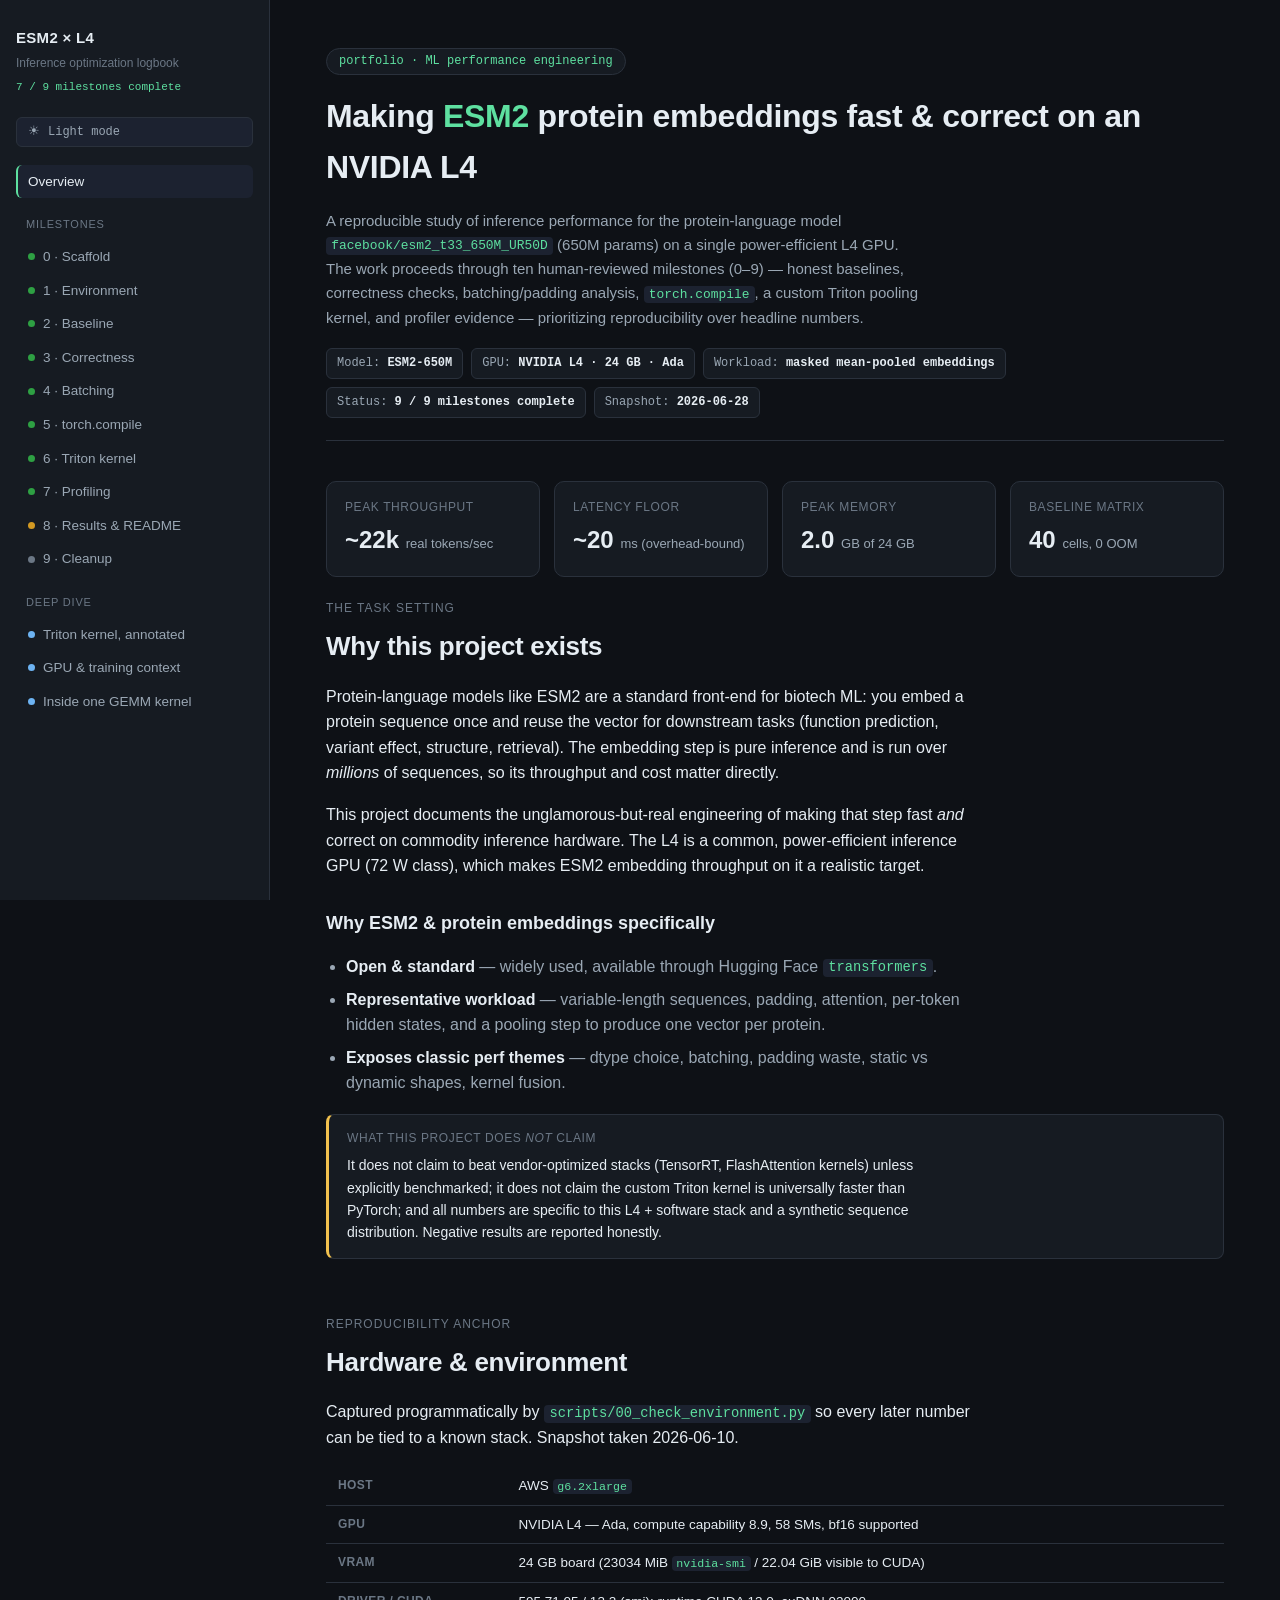
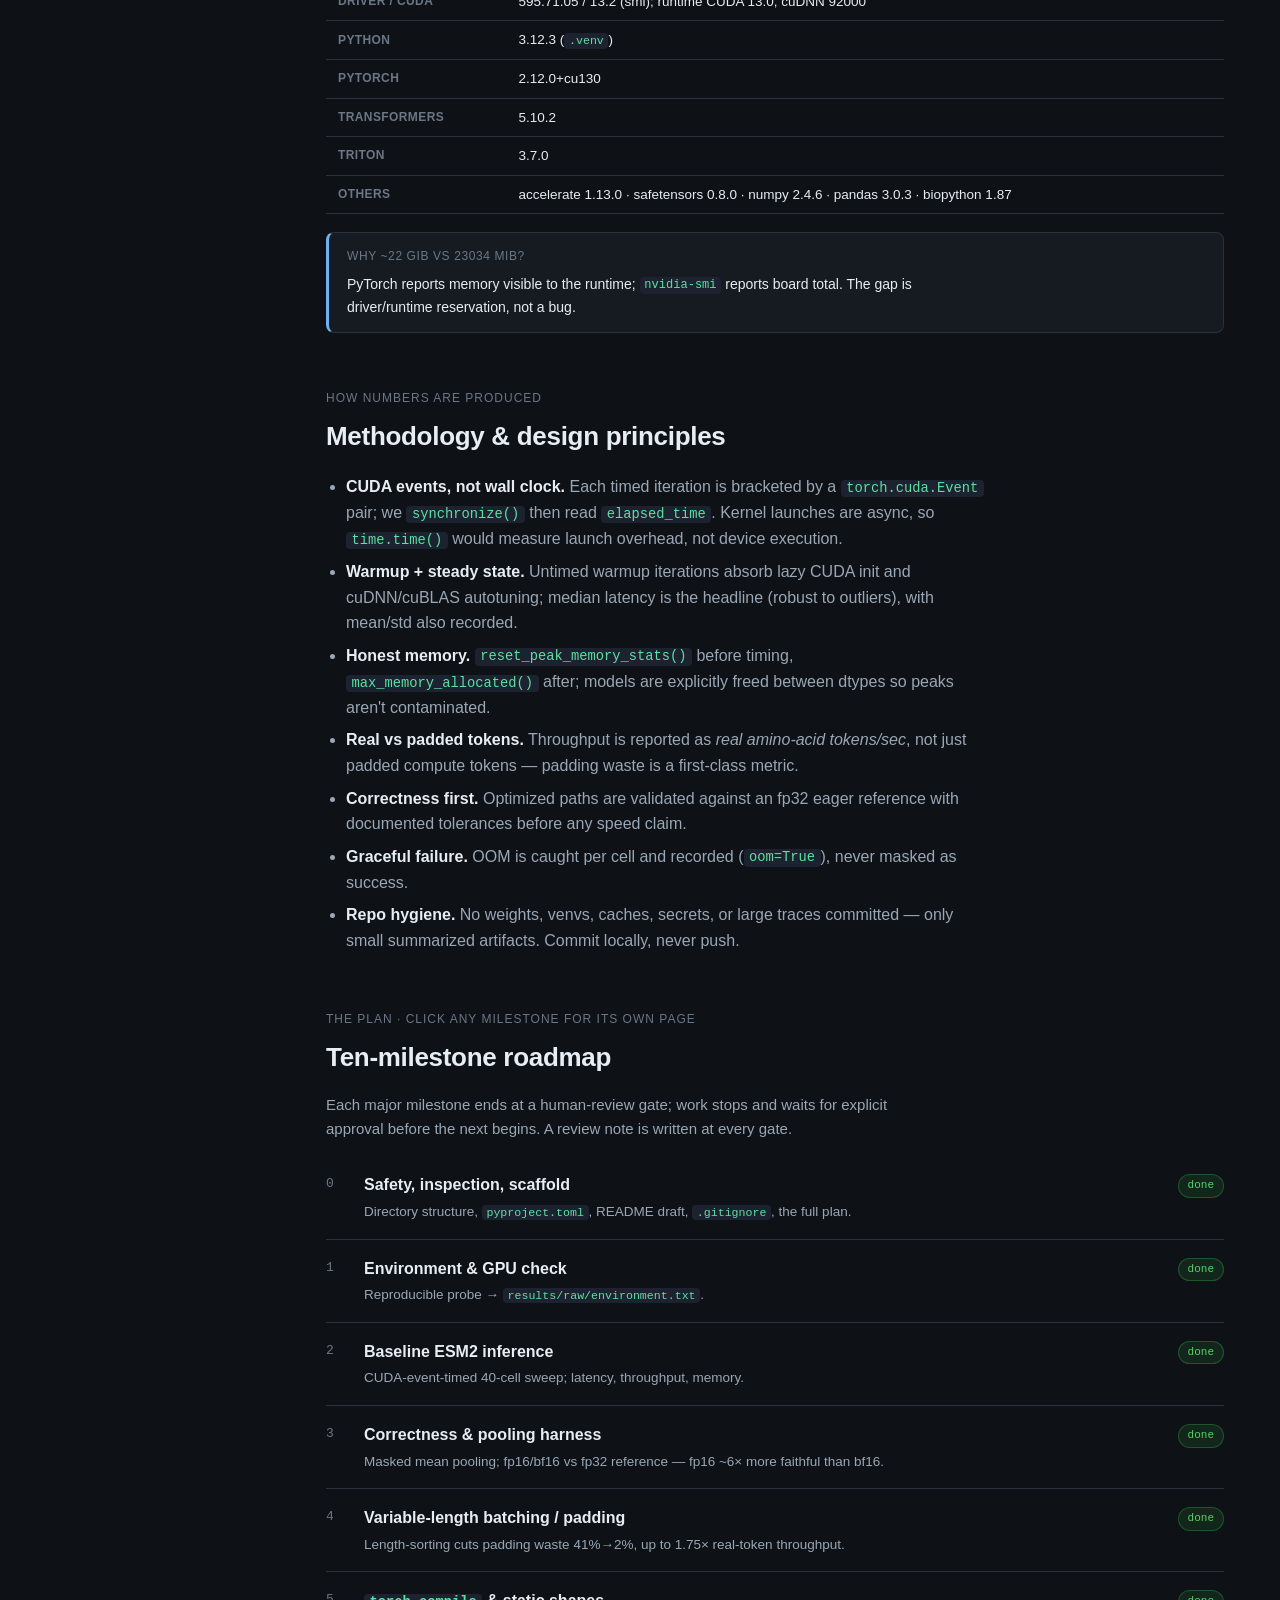
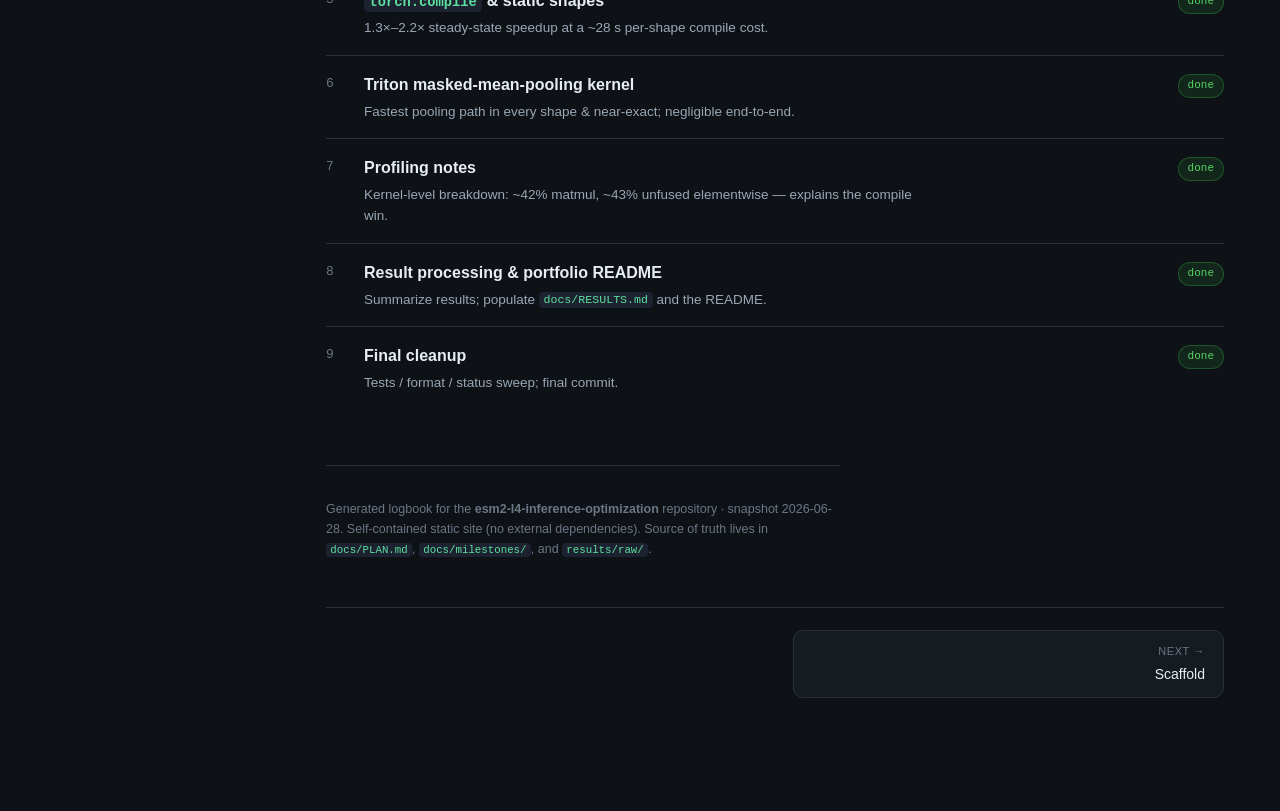
<file: site/index.html>
<!DOCTYPE html>
<html lang="en">
<head>
<meta charset="utf-8">
<meta name="viewport" content="width=device-width, initial-scale=1">
<title>Overview · ESM2 L4 Inference Optimization</title>
<link rel="stylesheet" href="assets/style.css?v=9">
  <script>(function(){try{var t=localStorage.getItem("esm2-theme");if(t==="light")document.documentElement.setAttribute("data-theme","light");}catch(e){}})();</script>
</head>
<body data-page="index.html">
<div class="layout">
  <nav class="side" id="side"></nav>
  <main>
    <div class="phead">
      <div class="tag">portfolio · ML performance engineering</div>
      <h2>Making <span class="em">ESM2</span> protein embeddings fast &amp; correct on an NVIDIA&nbsp;L4</h2>
      <p class="lead">A reproducible study of inference performance for the protein-language model
      <code>facebook/esm2_t33_650M_UR50D</code> (650M params) on a single power-efficient L4 GPU.
      The work proceeds through ten human-reviewed milestones (0–9) — honest baselines, correctness
      checks, batching/padding analysis, <code>torch.compile</code>, a custom Triton pooling kernel,
      and profiler evidence — prioritizing reproducibility over headline numbers.</p>
      <div class="pillrow">
        <span class="pill">Model: <b>ESM2-650M</b></span>
        <span class="pill">GPU: <b>NVIDIA L4 · 24&nbsp;GB · Ada</b></span>
        <span class="pill">Workload: <b>masked mean-pooled embeddings</b></span>
        <span class="pill">Status: <b>9 / 9 milestones complete</b></span>
        <span class="pill">Snapshot: <b>2026-06-28</b></span>
      </div>
    </div>

    <div class="cards">
      <div class="card"><div class="k">Peak throughput</div><div class="v">~22k <small>real tokens/sec</small></div></div>
      <div class="card"><div class="k">Latency floor</div><div class="v">~20 <small>ms (overhead-bound)</small></div></div>
      <div class="card"><div class="k">Peak memory</div><div class="v">2.0 <small>GB of 24 GB</small></div></div>
      <div class="card"><div class="k">Baseline matrix</div><div class="v">40 <small>cells, 0 OOM</small></div></div>
    </div>

    <section id="why">
      <div class="kicker">The task setting</div>
      <h2>Why this project exists</h2>
      <p>Protein-language models like ESM2 are a standard front-end for biotech ML: you embed a
      protein sequence once and reuse the vector for downstream tasks (function prediction, variant
      effect, structure, retrieval). The embedding step is pure inference and is run over
      <em>millions</em> of sequences, so its throughput and cost matter directly.</p>
      <p>This project documents the unglamorous-but-real engineering of making that step fast
      <em>and</em> correct on commodity inference hardware. The L4 is a common, power-efficient
      inference GPU (72&nbsp;W class), which makes ESM2 embedding throughput on it a realistic target.</p>
      <h3>Why ESM2 &amp; protein embeddings specifically</h3>
      <ul class="clean">
        <li><b>Open &amp; standard</b> — widely used, available through Hugging Face <code>transformers</code>.</li>
        <li><b>Representative workload</b> — variable-length sequences, padding, attention, per-token
        hidden states, and a pooling step to produce one vector per protein.</li>
        <li><b>Exposes classic perf themes</b> — dtype choice, batching, padding waste, static vs
        dynamic shapes, kernel fusion.</li>
      </ul>
      <div class="note warn">
        <div class="h">What this project does <em>not</em> claim</div>
        <p>It does not claim to beat vendor-optimized stacks (TensorRT, FlashAttention kernels) unless
        explicitly benchmarked; it does not claim the custom Triton kernel is universally faster than
        PyTorch; and all numbers are specific to this L4 + software stack and a synthetic sequence
        distribution. Negative results are reported honestly.</p>
      </div>
    </section>

    <section id="environment">
      <div class="kicker">Reproducibility anchor</div>
      <h2>Hardware &amp; environment</h2>
      <p>Captured programmatically by <code>scripts/00_check_environment.py</code> so every later
      number can be tied to a known stack. Snapshot taken 2026-06-10.</p>
      <table>
        <tbody>
          <tr><th>Host</th><td>AWS <code>g6.2xlarge</code></td></tr>
          <tr><th>GPU</th><td>NVIDIA L4 — Ada, compute capability 8.9, 58 SMs, bf16 supported</td></tr>
          <tr><th>VRAM</th><td>24 GB board (23034 MiB <code>nvidia-smi</code> / 22.04 GiB visible to CUDA)</td></tr>
          <tr><th>Driver / CUDA</th><td>595.71.05 / 13.2 (smi); runtime CUDA 13.0, cuDNN 92000</td></tr>
          <tr><th>Python</th><td>3.12.3 (<code>.venv</code>)</td></tr>
          <tr><th>PyTorch</th><td>2.12.0+cu130</td></tr>
          <tr><th>transformers</th><td>5.10.2</td></tr>
          <tr><th>triton</th><td>3.7.0</td></tr>
          <tr><th>others</th><td>accelerate 1.13.0 · safetensors 0.8.0 · numpy 2.4.6 · pandas 3.0.3 · biopython 1.87</td></tr>
        </tbody>
      </table>
      <div class="note">
        <div class="h">Why ~22 GiB vs 23034 MiB?</div>
        <p>PyTorch reports memory visible to the runtime; <code>nvidia-smi</code> reports board total.
        The gap is driver/runtime reservation, not a bug.</p>
      </div>
    </section>

    <section id="methodology">
      <div class="kicker">How numbers are produced</div>
      <h2>Methodology &amp; design principles</h2>
      <ul class="clean">
        <li><b>CUDA events, not wall clock.</b> Each timed iteration is bracketed by a
        <code>torch.cuda.Event</code> pair; we <code>synchronize()</code> then read
        <code>elapsed_time</code>. Kernel launches are async, so <code>time.time()</code> would measure
        launch overhead, not device execution.</li>
        <li><b>Warmup + steady state.</b> Untimed warmup iterations absorb lazy CUDA init and
        cuDNN/cuBLAS autotuning; median latency is the headline (robust to outliers), with mean/std also recorded.</li>
        <li><b>Honest memory.</b> <code>reset_peak_memory_stats()</code> before timing,
        <code>max_memory_allocated()</code> after; models are explicitly freed between dtypes so peaks aren't contaminated.</li>
        <li><b>Real vs padded tokens.</b> Throughput is reported as <em>real amino-acid tokens/sec</em>,
        not just padded compute tokens — padding waste is a first-class metric.</li>
        <li><b>Correctness first.</b> Optimized paths are validated against an fp32 eager reference with
        documented tolerances before any speed claim.</li>
        <li><b>Graceful failure.</b> OOM is caught per cell and recorded (<code>oom=True</code>), never masked as success.</li>
        <li><b>Repo hygiene.</b> No weights, venvs, caches, secrets, or large traces committed — only small summarized artifacts. Commit locally, never push.</li>
      </ul>
    </section>

    <section id="roadmap">
      <div class="kicker">The plan · click any milestone for its own page</div>
      <h2>Ten-milestone roadmap</h2>
      <p class="lead">Each major milestone ends at a human-review gate; work stops and waits for explicit
      approval before the next begins. A review note is written at every gate.</p>

      <div class="ms"><div class="num">0</div>
        <div class="body"><h4><a href="m0.html">Safety, inspection, scaffold</a></h4>
        <p>Directory structure, <code>pyproject.toml</code>, README draft, <code>.gitignore</code>, the full plan.</p></div>
        <span class="badge b-done">done</span></div>
      <div class="ms"><div class="num">1</div>
        <div class="body"><h4><a href="m1.html">Environment &amp; GPU check</a></h4>
        <p>Reproducible probe &rarr; <code>results/raw/environment.txt</code>.</p></div>
        <span class="badge b-done">done</span></div>
      <div class="ms"><div class="num">2</div>
        <div class="body"><h4><a href="m2.html">Baseline ESM2 inference</a></h4>
        <p>CUDA-event-timed 40-cell sweep; latency, throughput, memory.</p></div>
        <span class="badge b-done">done</span></div>
      <div class="ms"><div class="num">3</div>
        <div class="body"><h4><a href="m3.html">Correctness &amp; pooling harness</a></h4>
        <p>Masked mean pooling; fp16/bf16 vs fp32 reference — fp16 ~6× more faithful than bf16.</p></div>
        <span class="badge b-done">done</span></div>
      <div class="ms"><div class="num">4</div>
        <div class="body"><h4><a href="m4.html">Variable-length batching / padding</a></h4>
        <p>Length-sorting cuts padding waste 41%→2%, up to 1.75× real-token throughput.</p></div>
        <span class="badge b-done">done</span></div>
      <div class="ms"><div class="num">5</div>
        <div class="body"><h4><a href="m5.html"><code>torch.compile</code> &amp; static shapes</a></h4>
        <p>1.3×–2.2× steady-state speedup at a ~28 s per-shape compile cost.</p></div>
        <span class="badge b-done">done</span></div>
      <div class="ms"><div class="num">6</div>
        <div class="body"><h4><a href="m6.html">Triton masked-mean-pooling kernel</a></h4>
        <p>Fastest pooling path in every shape &amp; near-exact; negligible end-to-end.</p></div>
        <span class="badge b-done">done</span></div>
      <div class="ms"><div class="num">7</div>
        <div class="body"><h4><a href="m7.html">Profiling notes</a></h4>
        <p>Kernel-level breakdown: ~42% matmul, ~43% unfused elementwise — explains the compile win.</p></div>
        <span class="badge b-done">done</span></div>
      <div class="ms"><div class="num">8</div>
        <div class="body"><h4><a href="m8.html">Result processing &amp; portfolio README</a></h4>
        <p>Summarize results; populate <code>docs/RESULTS.md</code> and the README.</p></div>
        <span class="badge b-done">done</span></div>
      <div class="ms"><div class="num">9</div>
        <div class="body"><h4><a href="m9.html">Final cleanup</a></h4>
        <p>Tests / format / status sweep; final commit.</p></div>
        <span class="badge b-done">done</span></div>
    </section>

    <footer>
      <p>Generated logbook for the <b>esm2-l4-inference-optimization</b> repository · snapshot 2026-06-28.
      Self-contained static site (no external dependencies). Source of truth lives in
      <code>docs/PLAN.md</code>, <code>docs/milestones/</code>, and <code>results/raw/</code>.</p>
    </footer>
    <div class="pager" id="pager"></div>
  </main>
</div>
<script src="assets/nav.js?v=10"></script>
</body>
</html>
</file>
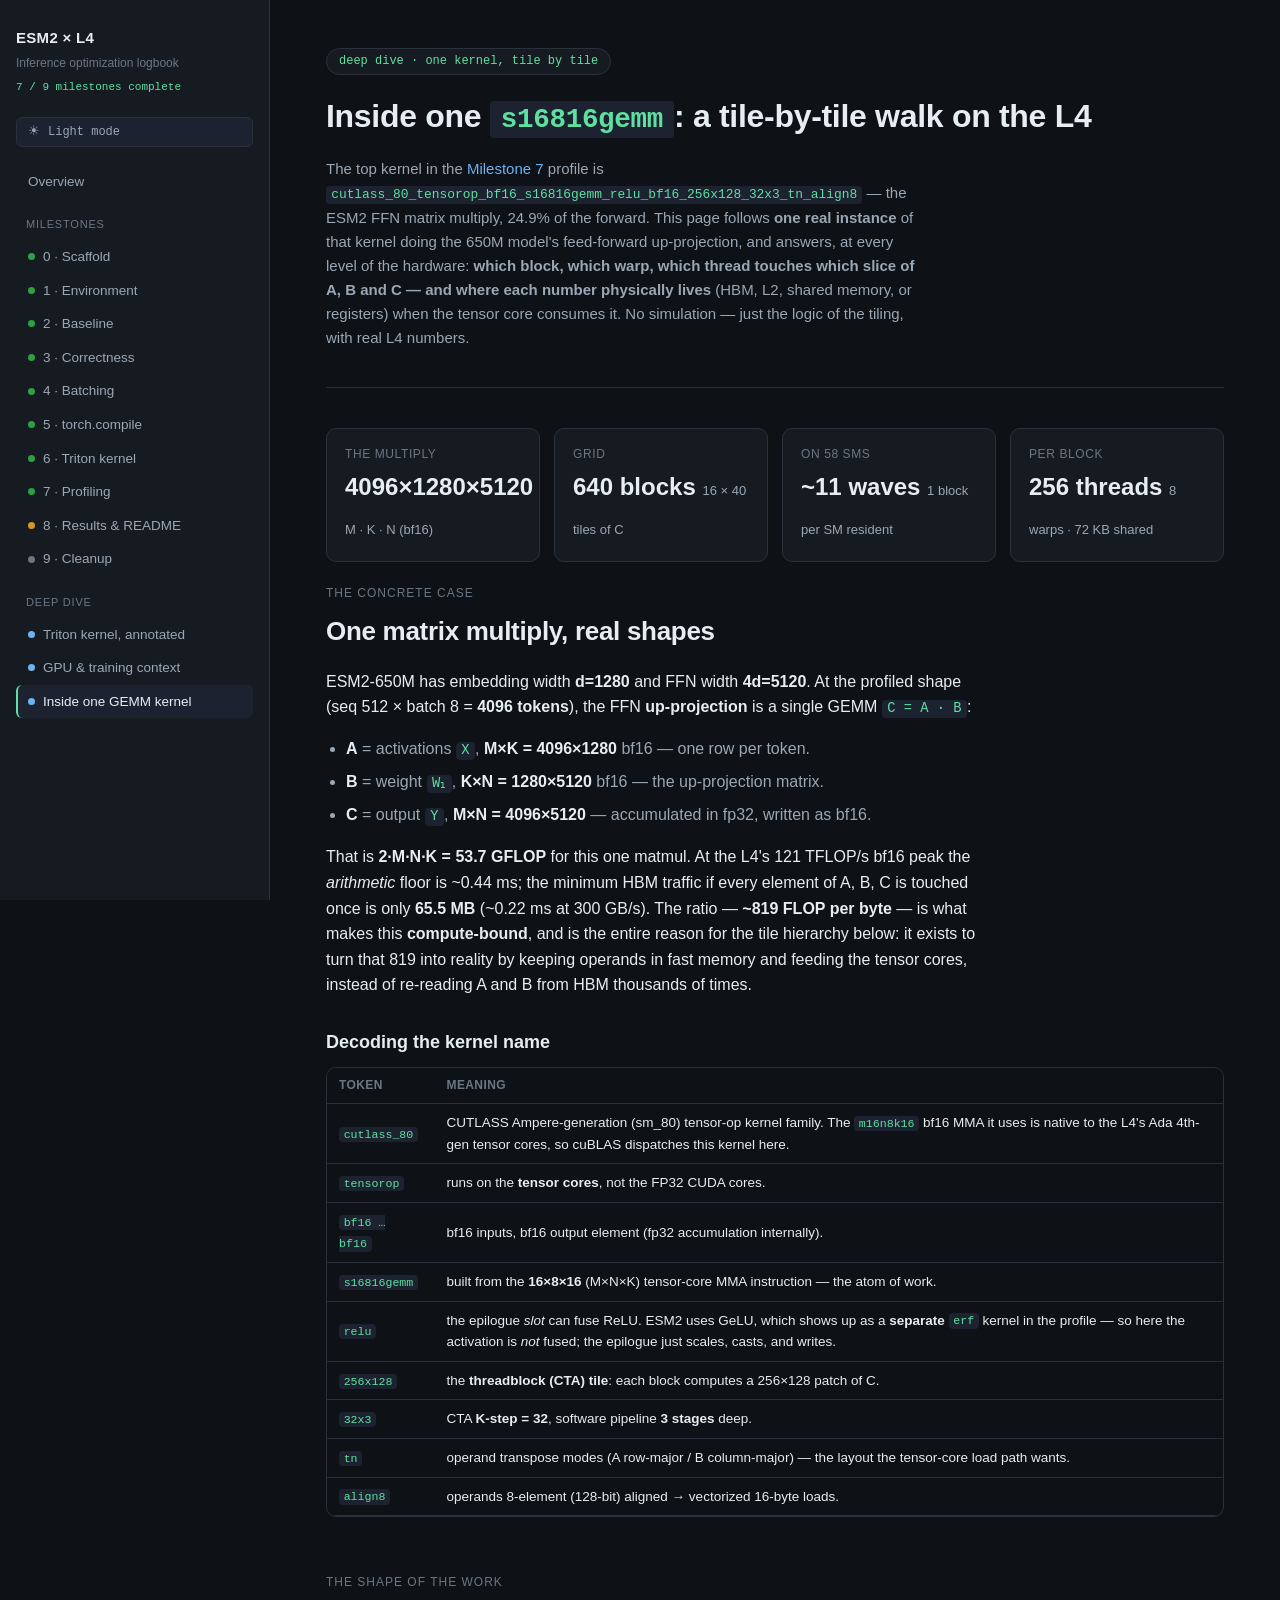
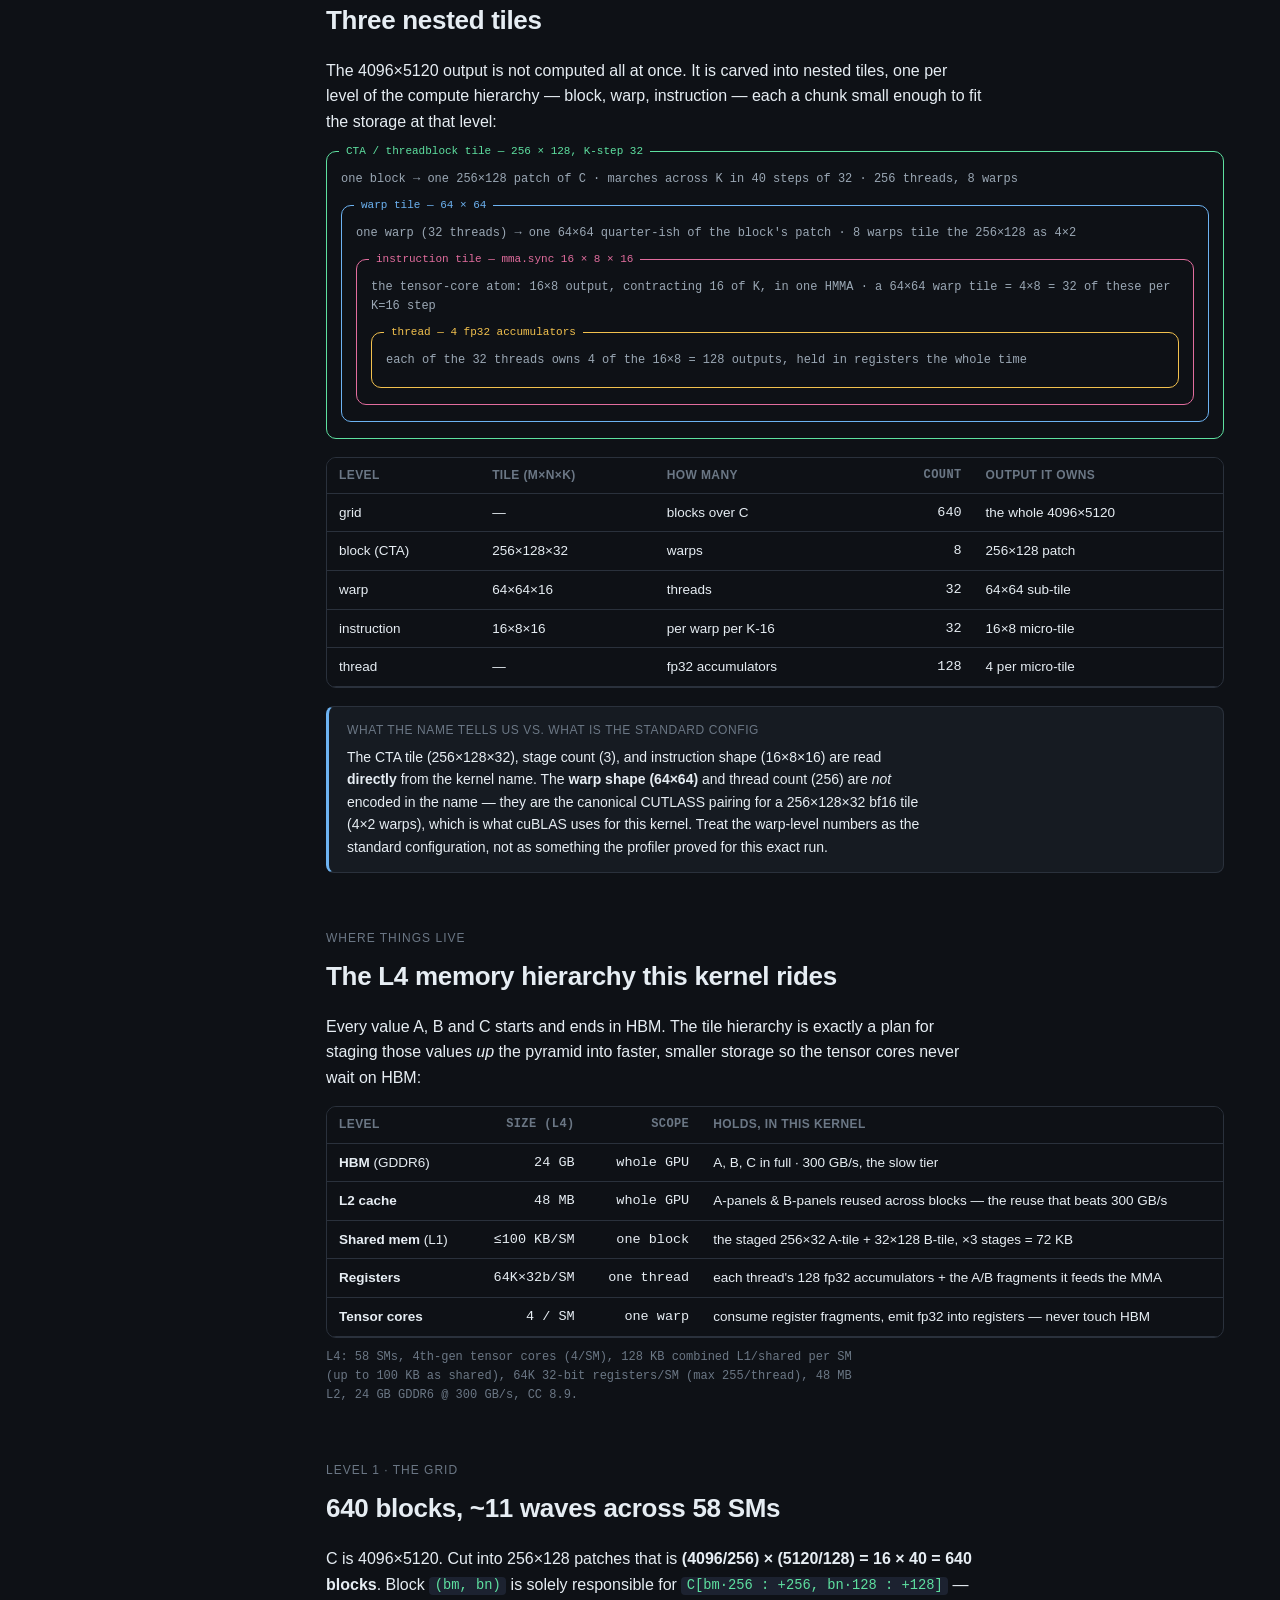
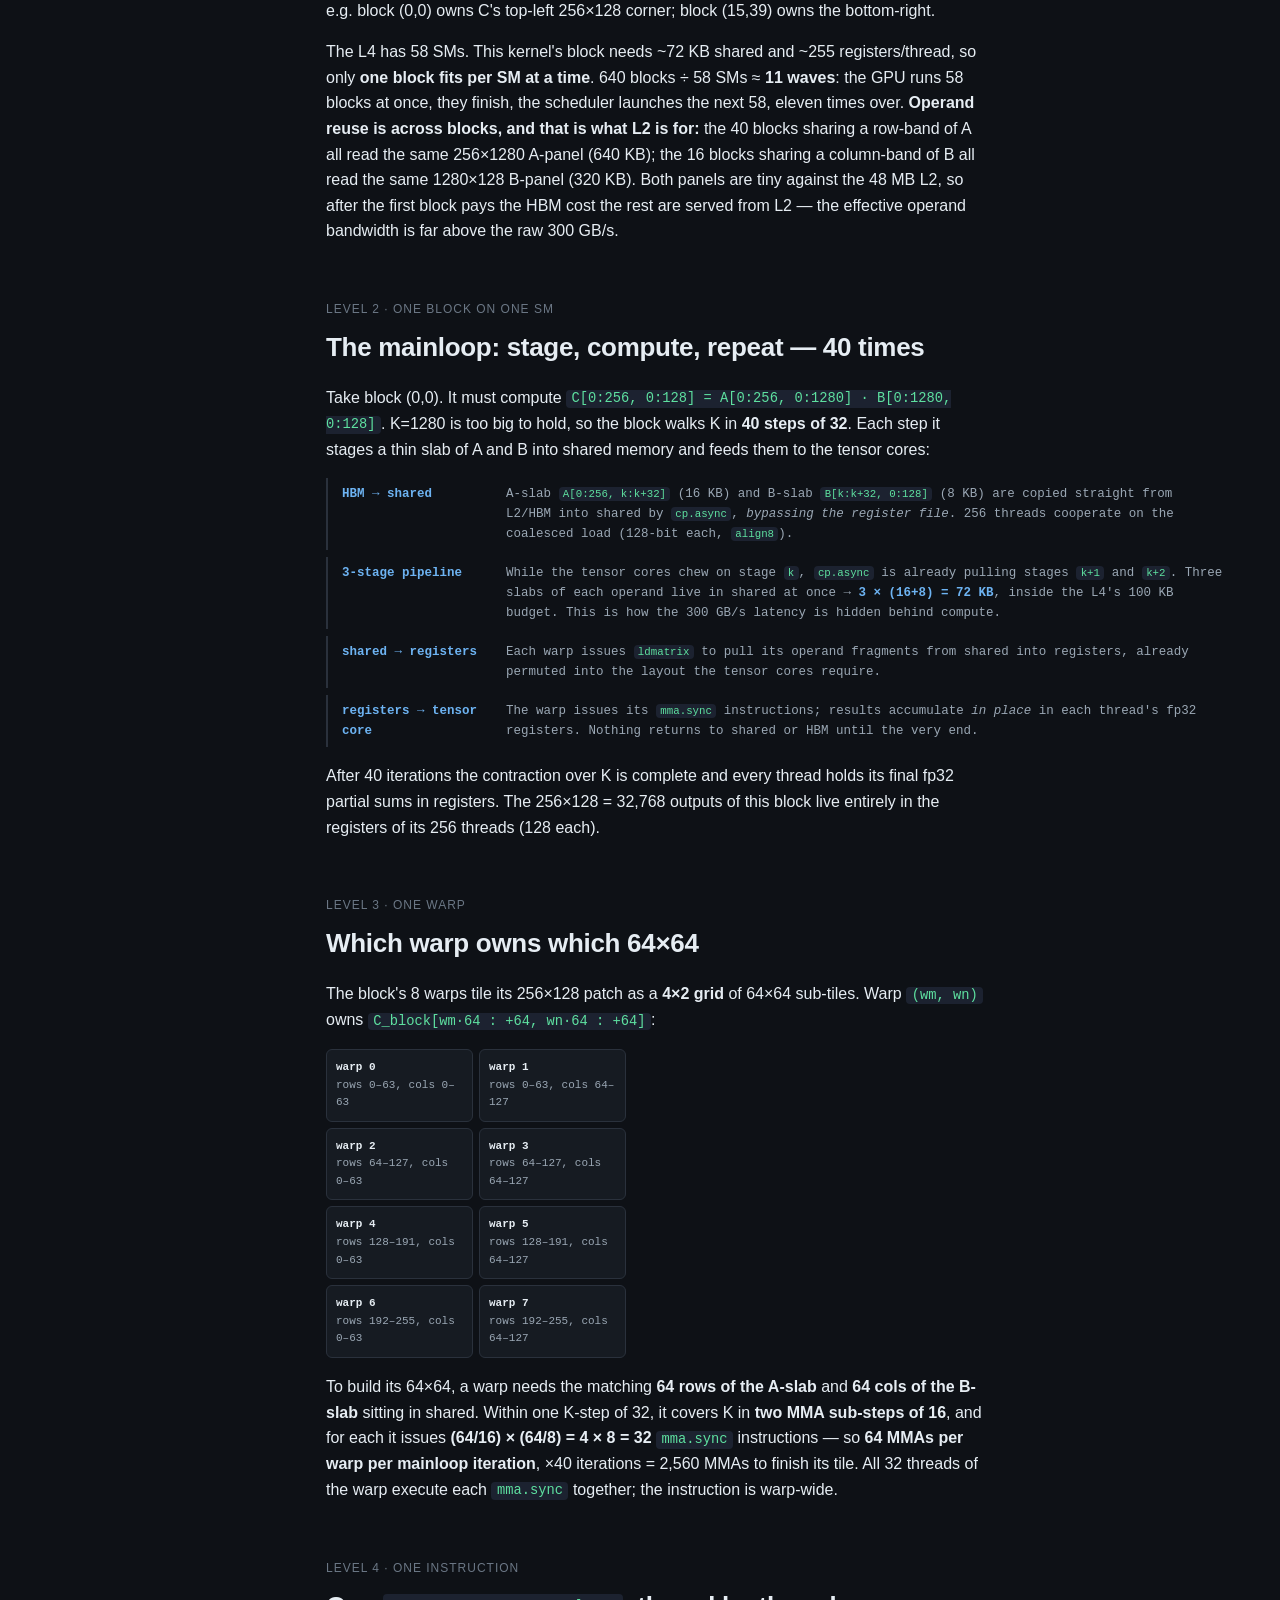
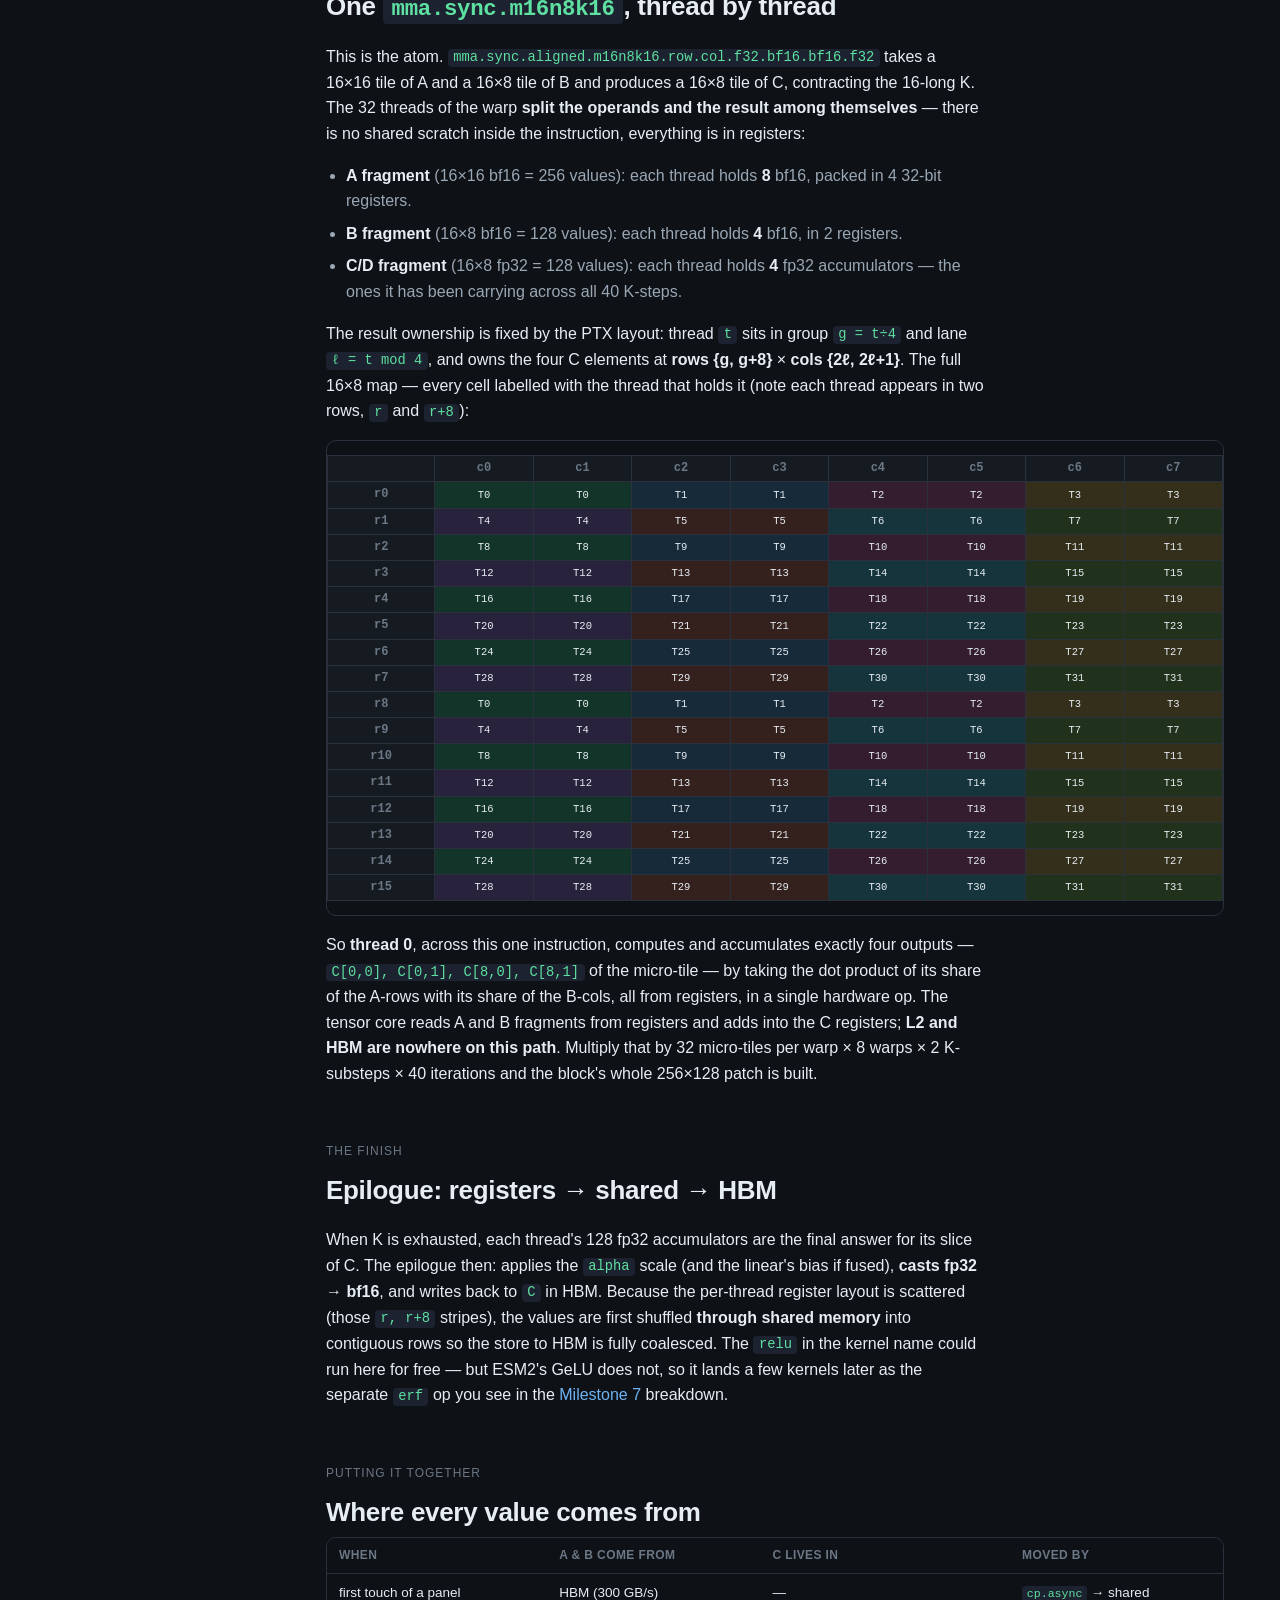
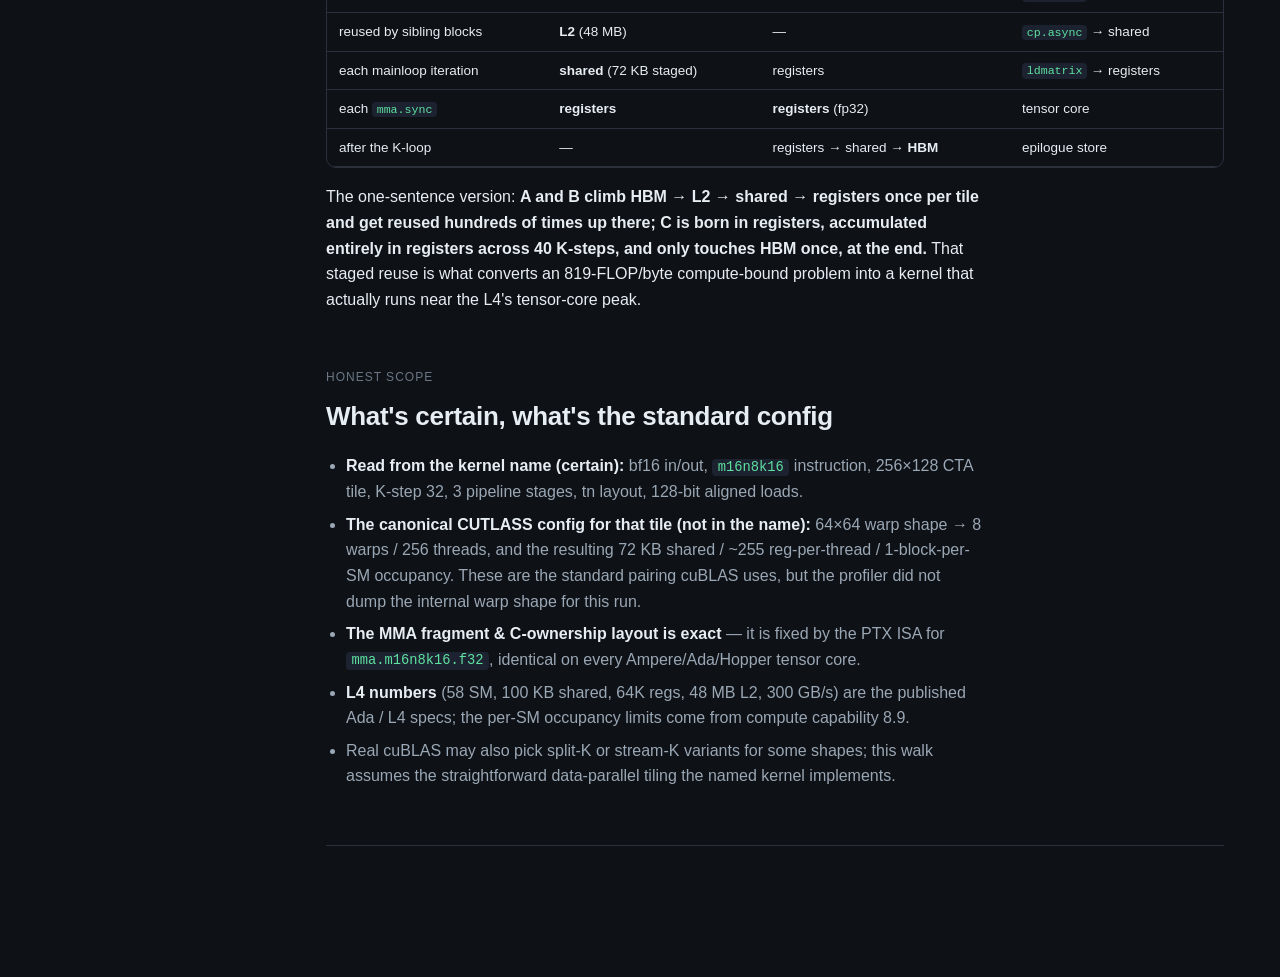
<file: site/gemm.html>
<!DOCTYPE html>
<html lang="en">
<head>
<meta charset="utf-8">
<meta name="viewport" content="width=device-width, initial-scale=1">
<title>Inside one s16816 GEMM · ESM2 L4</title>
<link rel="stylesheet" href="assets/style.css?v=10">
  <script>(function(){try{var t=localStorage.getItem("esm2-theme");if(t==="light")document.documentElement.setAttribute("data-theme","light");}catch(e){}})();</script>
<style>
  /* page-scoped: nested-tile diagram, ownership grid, flow */
  .nest{border:1.5px solid var(--accent);border-radius:10px;padding:14px 14px 16px;position:relative;font-family:var(--mono);font-size:12px}
  .nest .cap{position:absolute;top:-9px;left:12px;background:var(--bg);padding:0 7px;color:var(--accent);font-size:11px}
  .n-warp{border-color:var(--accent2);margin-top:16px}.n-warp>.cap{color:var(--accent2)}
  .n-inst{border-color:var(--pink);margin-top:16px}.n-inst>.cap{color:var(--pink)}
  .n-thr{border-color:var(--warn);margin-top:16px}.n-thr>.cap{color:var(--warn)}
  .nest .d{color:var(--muted);margin-top:4px}
  .ogrid{overflow:auto;border:1px solid var(--line);border-radius:10px;margin:12px 0}
  table.own{border-collapse:collapse;font-family:var(--mono);font-size:10.5px;width:auto;min-width:100%}
  table.own th,table.own td{padding:3px 5px;text-align:center;border:1px solid var(--line)}
  table.own th{position:static;background:var(--panel);color:var(--faint);text-transform:none;letter-spacing:0}
  table.own td.t{color:var(--ink)}
  .t0{background:hsla(150,65%,50%,.18)}.t1{background:hsla(205,70%,55%,.18)}
  .t2{background:hsla(330,65%,60%,.18)}.t3{background:hsla(45,75%,55%,.18)}
  .t4{background:hsla(265,60%,62%,.20)}.t5{background:hsla(15,75%,58%,.18)}
  .t6{background:hsla(185,60%,50%,.20)}.t7{background:hsla(95,55%,50%,.18)}
  .wmap{display:grid;grid-template-columns:repeat(2,1fr);gap:6px;max-width:300px;font-family:var(--mono);font-size:11px;margin:12px 0}
  .wmap div{border:1px solid var(--line);border-radius:6px;padding:9px;background:var(--panel);color:var(--muted)}
  .wmap b{color:var(--ink)}
  .flow{display:flex;flex-direction:column;gap:7px;margin:12px 0;font-family:var(--mono);font-size:12.5px}
  .flow .step{display:grid;grid-template-columns:150px 1fr;gap:14px;align-items:baseline;border-left:2px solid var(--line);padding:6px 0 6px 14px}
  .flow .step b{color:var(--accent2)}
  .flow .step span{color:var(--muted)}
</style>
</head>
<body data-page="gemm.html">
<div class="layout">
  <nav class="side" id="side"></nav>
  <main>
    <div class="phead">
      <div class="tag">deep dive · one kernel, tile by tile</div>
      <h2>Inside one <code>s16816gemm</code>: a tile-by-tile walk on the L4</h2>
      <p class="lead">The top kernel in the <a href="m7.html">Milestone&nbsp;7</a> profile is
      <code>cutlass_80_tensorop_bf16_s16816gemm_relu_bf16_256x128_32x3_tn_align8</code> — the ESM2 FFN matrix
      multiply, 24.9% of the forward. This page follows <b>one real instance</b> of that kernel doing the
      650M model's feed-forward up-projection, and answers, at every level of the hardware: <b>which block,
      which warp, which thread touches which slice of A, B and C — and where each number physically lives</b>
      (HBM, L2, shared memory, or registers) when the tensor core consumes it. No simulation — just the
      logic of the tiling, with real L4 numbers.</p>
    </div>

    <div class="cards">
      <div class="card"><div class="k">The multiply</div><div class="v">4096×1280×5120 <small>M · K · N (bf16)</small></div></div>
      <div class="card"><div class="k">Grid</div><div class="v">640 blocks <small>16 × 40 tiles of C</small></div></div>
      <div class="card"><div class="k">On 58 SMs</div><div class="v">~11 waves <small>1 block per SM resident</small></div></div>
      <div class="card"><div class="k">Per block</div><div class="v">256 threads <small>8 warps · 72 KB shared</small></div></div>
    </div>

    <section id="case">
      <div class="kicker">The concrete case</div>
      <h2>One matrix multiply, real shapes</h2>
      <p>ESM2-650M has embedding width <b>d=1280</b> and FFN width <b>4d=5120</b>. At the profiled shape
      (seq 512 × batch 8 = <b>4096 tokens</b>), the FFN <b>up-projection</b> is a single GEMM
      <code>C = A · B</code>:</p>
      <ul class="clean">
        <li><b>A</b> = activations <code>X</code>, <b>M×K = 4096×1280</b> bf16 — one row per token.</li>
        <li><b>B</b> = weight <code>W₁</code>, <b>K×N = 1280×5120</b> bf16 — the up-projection matrix.</li>
        <li><b>C</b> = output <code>Y</code>, <b>M×N = 4096×5120</b> — accumulated in fp32, written as bf16.</li>
      </ul>
      <p>That is <b>2·M·N·K = 53.7 GFLOP</b> for this one matmul. At the L4's 121 TFLOP/s bf16 peak the
      <em>arithmetic</em> floor is ~0.44 ms; the minimum HBM traffic if every element of A, B, C is touched
      once is only <b>65.5 MB</b> (~0.22 ms at 300 GB/s). The ratio — <b>~819 FLOP per byte</b> — is what
      makes this <b>compute-bound</b>, and is the entire reason for the tile hierarchy below: it exists to
      turn that 819 into reality by keeping operands in fast memory and feeding the tensor cores, instead of
      re-reading A and B from HBM thousands of times.</p>

      <h3>Decoding the kernel name</h3>
      <div class="tablewrap">
        <table>
          <thead><tr><th>token</th><th>meaning</th></tr></thead>
          <tbody>
            <tr><td><code>cutlass_80</code></td><td>CUTLASS Ampere-generation (sm_80) tensor-op kernel family. The <code>m16n8k16</code> bf16 MMA it uses is native to the L4's Ada 4th-gen tensor cores, so cuBLAS dispatches this kernel here.</td></tr>
            <tr><td><code>tensorop</code></td><td>runs on the <b>tensor cores</b>, not the FP32 CUDA cores.</td></tr>
            <tr><td><code>bf16 … bf16</code></td><td>bf16 inputs, bf16 output element (fp32 accumulation internally).</td></tr>
            <tr><td><code>s16816gemm</code></td><td>built from the <b>16×8×16</b> (M×N×K) tensor-core MMA instruction — the atom of work.</td></tr>
            <tr><td><code>relu</code></td><td>the epilogue <em>slot</em> can fuse ReLU. ESM2 uses GeLU, which shows up as a <b>separate</b> <code>erf</code> kernel in the profile — so here the activation is <em>not</em> fused; the epilogue just scales, casts, and writes.</td></tr>
            <tr><td><code>256x128</code></td><td>the <b>threadblock (CTA) tile</b>: each block computes a 256×128 patch of C.</td></tr>
            <tr><td><code>32x3</code></td><td>CTA <b>K-step = 32</b>, software pipeline <b>3 stages</b> deep.</td></tr>
            <tr><td><code>tn</code></td><td>operand transpose modes (A row-major / B column-major) — the layout the tensor-core load path wants.</td></tr>
            <tr><td><code>align8</code></td><td>operands 8-element (128-bit) aligned → vectorized 16-byte loads.</td></tr>
          </tbody>
        </table>
      </div>
    </section>

    <section id="tiles">
      <div class="kicker">The shape of the work</div>
      <h2>Three nested tiles</h2>
      <p>The 4096×5120 output is not computed all at once. It is carved into nested tiles, one per level of the
      compute hierarchy — block, warp, instruction — each a chunk small enough to fit the storage at that
      level:</p>

      <div class="nest n-cta"><span class="cap">CTA / threadblock tile — 256 × 128, K-step 32</span>
        <div class="d">one block → one 256×128 patch of C · marches across K in 40 steps of 32 · 256 threads, 8 warps</div>
        <div class="nest n-warp"><span class="cap">warp tile — 64 × 64</span>
          <div class="d">one warp (32 threads) → one 64×64 quarter-ish of the block's patch · 8 warps tile the 256×128 as 4×2</div>
          <div class="nest n-inst"><span class="cap">instruction tile — mma.sync 16 × 8 × 16</span>
            <div class="d">the tensor-core atom: 16×8 output, contracting 16 of K, in one HMMA · a 64×64 warp tile = 4×8 = 32 of these per K=16 step</div>
            <div class="nest n-thr"><span class="cap">thread — 4 fp32 accumulators</span>
              <div class="d">each of the 32 threads owns 4 of the 16×8 = 128 outputs, held in registers the whole time</div>
            </div>
          </div>
        </div>
      </div>

      <div class="tablewrap" style="margin-top:18px">
        <table>
          <thead><tr><th>level</th><th>tile (M×N×K)</th><th>how many</th><th class="num">count</th><th>output it owns</th></tr></thead>
          <tbody>
            <tr><td>grid</td><td>—</td><td>blocks over C</td><td class="num">640</td><td>the whole 4096×5120</td></tr>
            <tr><td>block (CTA)</td><td>256×128×32</td><td>warps</td><td class="num">8</td><td>256×128 patch</td></tr>
            <tr><td>warp</td><td>64×64×16</td><td>threads</td><td class="num">32</td><td>64×64 sub-tile</td></tr>
            <tr><td>instruction</td><td>16×8×16</td><td>per warp per K-16</td><td class="num">32</td><td>16×8 micro-tile</td></tr>
            <tr><td>thread</td><td>—</td><td>fp32 accumulators</td><td class="num">128</td><td>4 per micro-tile</td></tr>
          </tbody>
        </table>
      </div>
      <div class="note">
        <div class="h">What the name tells us vs. what is the standard config</div>
        <p>The CTA tile (256×128×32), stage count (3), and instruction shape (16×8×16) are read <b>directly</b>
        from the kernel name. The <b>warp shape (64×64)</b> and thread count (256) are <em>not</em> encoded in
        the name — they are the canonical CUTLASS pairing for a 256×128×32 bf16 tile (4×2 warps), which is
        what cuBLAS uses for this kernel. Treat the warp-level numbers as the standard configuration, not as
        something the profiler proved for this exact run.</p>
      </div>
    </section>

    <section id="memory">
      <div class="kicker">Where things live</div>
      <h2>The L4 memory hierarchy this kernel rides</h2>
      <p>Every value A, B and C starts and ends in HBM. The tile hierarchy is exactly a plan for staging those
      values <em>up</em> the pyramid into faster, smaller storage so the tensor cores never wait on HBM:</p>
      <div class="tablewrap">
        <table>
          <thead><tr><th>level</th><th class="num">size (L4)</th><th class="num">scope</th><th>holds, in this kernel</th></tr></thead>
          <tbody>
            <tr><td><b>HBM</b> (GDDR6)</td><td class="num">24 GB</td><td class="num">whole GPU</td><td>A, B, C in full · 300 GB/s, the slow tier</td></tr>
            <tr><td><b>L2 cache</b></td><td class="num">48 MB</td><td class="num">whole GPU</td><td>A-panels &amp; B-panels reused across blocks — the reuse that beats 300 GB/s</td></tr>
            <tr><td><b>Shared mem</b> (L1)</td><td class="num">≤100 KB/SM</td><td class="num">one block</td><td>the staged 256×32 A-tile + 32×128 B-tile, ×3 stages = 72 KB</td></tr>
            <tr><td><b>Registers</b></td><td class="num">64K×32b/SM</td><td class="num">one thread</td><td>each thread's 128 fp32 accumulators + the A/B fragments it feeds the MMA</td></tr>
            <tr><td><b>Tensor cores</b></td><td class="num">4 / SM</td><td class="num">one warp</td><td>consume register fragments, emit fp32 into registers — never touch HBM</td></tr>
          </tbody>
        </table>
      </div>
      <p class="codecap">L4: 58 SMs, 4th-gen tensor cores (4/SM), 128 KB combined L1/shared per SM (up to 100 KB
      as shared), 64K 32-bit registers/SM (max 255/thread), 48 MB L2, 24 GB GDDR6 @ 300 GB/s, CC 8.9.</p>
    </section>

    <section id="grid">
      <div class="kicker">Level 1 · the grid</div>
      <h2>640 blocks, ~11 waves across 58 SMs</h2>
      <p>C is 4096×5120. Cut into 256×128 patches that is <b>(4096/256) × (5120/128) = 16 × 40 = 640
      blocks</b>. Block <code>(bm, bn)</code> is solely responsible for
      <code>C[bm·256 : +256, bn·128 : +128]</code> — e.g. block (0,0) owns C's top-left 256×128 corner;
      block (15,39) owns the bottom-right.</p>
      <p>The L4 has 58 SMs. This kernel's block needs ~72 KB shared and ~255 registers/thread, so only
      <b>one block fits per SM at a time</b>. 640 blocks ÷ 58 SMs ≈ <b>11 waves</b>: the GPU runs 58 blocks
      at once, they finish, the scheduler launches the next 58, eleven times over. <b>Operand reuse is across
      blocks, and that is what L2 is for:</b> the 40 blocks sharing a row-band of A all read the same
      256×1280 A-panel (640 KB); the 16 blocks sharing a column-band of B all read the same 1280×128 B-panel
      (320 KB). Both panels are tiny against the 48 MB L2, so after the first block pays the HBM cost the rest
      are served from L2 — the effective operand bandwidth is far above the raw 300 GB/s.</p>
    </section>

    <section id="block">
      <div class="kicker">Level 2 · one block on one SM</div>
      <h2>The mainloop: stage, compute, repeat — 40 times</h2>
      <p>Take block (0,0). It must compute <code>C[0:256, 0:128] = A[0:256, 0:1280] · B[0:1280, 0:128]</code>.
      K=1280 is too big to hold, so the block walks K in <b>40 steps of 32</b>. Each step it stages a thin
      slab of A and B into shared memory and feeds them to the tensor cores:</p>
      <div class="flow">
        <div class="step"><b>HBM → shared</b><span>A-slab <code>A[0:256, k:k+32]</code> (16 KB) and B-slab <code>B[k:k+32, 0:128]</code> (8 KB) are copied straight from L2/HBM into shared by <code>cp.async</code>, <em>bypassing the register file</em>. 256 threads cooperate on the coalesced load (128-bit each, <code>align8</code>).</span></div>
        <div class="step"><b>3-stage pipeline</b><span>While the tensor cores chew on stage <code>k</code>, <code>cp.async</code> is already pulling stages <code>k+1</code> and <code>k+2</code>. Three slabs of each operand live in shared at once → <b>3 × (16+8) = 72 KB</b>, inside the L4's 100 KB budget. This is how the 300 GB/s latency is hidden behind compute.</span></div>
        <div class="step"><b>shared → registers</b><span>Each warp issues <code>ldmatrix</code> to pull its operand fragments from shared into registers, already permuted into the layout the tensor cores require.</span></div>
        <div class="step"><b>registers → tensor core</b><span>The warp issues its <code>mma.sync</code> instructions; results accumulate <em>in place</em> in each thread's fp32 registers. Nothing returns to shared or HBM until the very end.</span></div>
      </div>
      <p>After 40 iterations the contraction over K is complete and every thread holds its final fp32 partial
      sums in registers. The 256×128 = 32,768 outputs of this block live entirely in the registers of its 256
      threads (128 each).</p>
    </section>

    <section id="warp">
      <div class="kicker">Level 3 · one warp</div>
      <h2>Which warp owns which 64×64</h2>
      <p>The block's 8 warps tile its 256×128 patch as a <b>4×2 grid</b> of 64×64 sub-tiles. Warp
      <code>(wm, wn)</code> owns <code>C_block[wm·64 : +64, wn·64 : +64]</code>:</p>
      <div class="wmap">
        <div><b>warp 0</b><br>rows 0–63, cols 0–63</div>
        <div><b>warp 1</b><br>rows 0–63, cols 64–127</div>
        <div><b>warp 2</b><br>rows 64–127, cols 0–63</div>
        <div><b>warp 3</b><br>rows 64–127, cols 64–127</div>
        <div><b>warp 4</b><br>rows 128–191, cols 0–63</div>
        <div><b>warp 5</b><br>rows 128–191, cols 64–127</div>
        <div><b>warp 6</b><br>rows 192–255, cols 0–63</div>
        <div><b>warp 7</b><br>rows 192–255, cols 64–127</div>
      </div>
      <p>To build its 64×64, a warp needs the matching <b>64 rows of the A-slab</b> and <b>64 cols of the
      B-slab</b> sitting in shared. Within one K-step of 32, it covers K in <b>two MMA sub-steps of 16</b>,
      and for each it issues <b>(64/16) × (64/8) = 4 × 8 = 32</b> <code>mma.sync</code> instructions — so
      <b>64 MMAs per warp per mainloop iteration</b>, ×40 iterations = 2,560 MMAs to finish its tile. All 32
      threads of the warp execute each <code>mma.sync</code> together; the instruction is warp-wide.</p>
    </section>

    <section id="mma">
      <div class="kicker">Level 4 · one instruction</div>
      <h2>One <code>mma.sync.m16n8k16</code>, thread by thread</h2>
      <p>This is the atom. <code>mma.sync.aligned.m16n8k16.row.col.f32.bf16.bf16.f32</code> takes a 16×16 tile
      of A and a 16×8 tile of B and produces a 16×8 tile of C, contracting the 16-long K. The 32 threads of
      the warp <b>split the operands and the result among themselves</b> — there is no shared scratch inside
      the instruction, everything is in registers:</p>
      <ul class="clean">
        <li><b>A fragment</b> (16×16 bf16 = 256 values): each thread holds <b>8</b> bf16, packed in 4 32-bit
        registers.</li>
        <li><b>B fragment</b> (16×8 bf16 = 128 values): each thread holds <b>4</b> bf16, in 2 registers.</li>
        <li><b>C/D fragment</b> (16×8 fp32 = 128 values): each thread holds <b>4</b> fp32 accumulators — the
        ones it has been carrying across all 40 K-steps.</li>
      </ul>
      <p>The result ownership is fixed by the PTX layout: thread <code>t</code> sits in group
      <code>g = t÷4</code> and lane <code>ℓ = t mod 4</code>, and owns the four C elements at
      <b>rows {g, g+8}</b> × <b>cols {2ℓ, 2ℓ+1}</b>. The full 16×8 map — every cell labelled with the thread
      that holds it (note each thread appears in two rows, <code>r</code> and <code>r+8</code>):</p>
      <div class="ogrid">
        <table class="own">
          <tr><th></th><th class="num">c0</th><th class="num">c1</th><th class="num">c2</th><th class="num">c3</th><th class="num">c4</th><th class="num">c5</th><th class="num">c6</th><th class="num">c7</th></tr>
          <tr><th class="num">r0</th><td class="t t0">T0</td><td class="t t0">T0</td><td class="t t1">T1</td><td class="t t1">T1</td><td class="t t2">T2</td><td class="t t2">T2</td><td class="t t3">T3</td><td class="t t3">T3</td></tr>
          <tr><th class="num">r1</th><td class="t t4">T4</td><td class="t t4">T4</td><td class="t t5">T5</td><td class="t t5">T5</td><td class="t t6">T6</td><td class="t t6">T6</td><td class="t t7">T7</td><td class="t t7">T7</td></tr>
          <tr><th class="num">r2</th><td class="t t0">T8</td><td class="t t0">T8</td><td class="t t1">T9</td><td class="t t1">T9</td><td class="t t2">T10</td><td class="t t2">T10</td><td class="t t3">T11</td><td class="t t3">T11</td></tr>
          <tr><th class="num">r3</th><td class="t t4">T12</td><td class="t t4">T12</td><td class="t t5">T13</td><td class="t t5">T13</td><td class="t t6">T14</td><td class="t t6">T14</td><td class="t t7">T15</td><td class="t t7">T15</td></tr>
          <tr><th class="num">r4</th><td class="t t0">T16</td><td class="t t0">T16</td><td class="t t1">T17</td><td class="t t1">T17</td><td class="t t2">T18</td><td class="t t2">T18</td><td class="t t3">T19</td><td class="t t3">T19</td></tr>
          <tr><th class="num">r5</th><td class="t t4">T20</td><td class="t t4">T20</td><td class="t t5">T21</td><td class="t t5">T21</td><td class="t t6">T22</td><td class="t t6">T22</td><td class="t t7">T23</td><td class="t t7">T23</td></tr>
          <tr><th class="num">r6</th><td class="t t0">T24</td><td class="t t0">T24</td><td class="t t1">T25</td><td class="t t1">T25</td><td class="t t2">T26</td><td class="t t2">T26</td><td class="t t3">T27</td><td class="t t3">T27</td></tr>
          <tr><th class="num">r7</th><td class="t t4">T28</td><td class="t t4">T28</td><td class="t t5">T29</td><td class="t t5">T29</td><td class="t t6">T30</td><td class="t t6">T30</td><td class="t t7">T31</td><td class="t t7">T31</td></tr>
          <tr><th class="num">r8</th><td class="t t0">T0</td><td class="t t0">T0</td><td class="t t1">T1</td><td class="t t1">T1</td><td class="t t2">T2</td><td class="t t2">T2</td><td class="t t3">T3</td><td class="t t3">T3</td></tr>
          <tr><th class="num">r9</th><td class="t t4">T4</td><td class="t t4">T4</td><td class="t t5">T5</td><td class="t t5">T5</td><td class="t t6">T6</td><td class="t t6">T6</td><td class="t t7">T7</td><td class="t t7">T7</td></tr>
          <tr><th class="num">r10</th><td class="t t0">T8</td><td class="t t0">T8</td><td class="t t1">T9</td><td class="t t1">T9</td><td class="t t2">T10</td><td class="t t2">T10</td><td class="t t3">T11</td><td class="t t3">T11</td></tr>
          <tr><th class="num">r11</th><td class="t t4">T12</td><td class="t t4">T12</td><td class="t t5">T13</td><td class="t t5">T13</td><td class="t t6">T14</td><td class="t t6">T14</td><td class="t t7">T15</td><td class="t t7">T15</td></tr>
          <tr><th class="num">r12</th><td class="t t0">T16</td><td class="t t0">T16</td><td class="t t1">T17</td><td class="t t1">T17</td><td class="t t2">T18</td><td class="t t2">T18</td><td class="t t3">T19</td><td class="t t3">T19</td></tr>
          <tr><th class="num">r13</th><td class="t t4">T20</td><td class="t t4">T20</td><td class="t t5">T21</td><td class="t t5">T21</td><td class="t t6">T22</td><td class="t t6">T22</td><td class="t t7">T23</td><td class="t t7">T23</td></tr>
          <tr><th class="num">r14</th><td class="t t0">T24</td><td class="t t0">T24</td><td class="t t1">T25</td><td class="t t1">T25</td><td class="t t2">T26</td><td class="t t2">T26</td><td class="t t3">T27</td><td class="t t3">T27</td></tr>
          <tr><th class="num">r15</th><td class="t t4">T28</td><td class="t t4">T28</td><td class="t t5">T29</td><td class="t t5">T29</td><td class="t t6">T30</td><td class="t t6">T30</td><td class="t t7">T31</td><td class="t t7">T31</td></tr>
        </table>
      </div>
      <p>So <b>thread 0</b>, across this one instruction, computes and accumulates exactly four outputs —
      <code>C[0,0], C[0,1], C[8,0], C[8,1]</code> of the micro-tile — by taking the dot product of its share
      of the A-rows with its share of the B-cols, all from registers, in a single hardware op. The tensor
      core reads A and B fragments from registers and adds into the C registers; <b>L2 and HBM are nowhere on
      this path</b>. Multiply that by 32 micro-tiles per warp × 8 warps × 2 K-substeps × 40 iterations and the
      block's whole 256×128 patch is built.</p>
    </section>

    <section id="epilogue">
      <div class="kicker">The finish</div>
      <h2>Epilogue: registers → shared → HBM</h2>
      <p>When K is exhausted, each thread's 128 fp32 accumulators are the final answer for its slice of C. The
      epilogue then: applies the <code>alpha</code> scale (and the linear's bias if fused), <b>casts fp32 →
      bf16</b>, and writes back to <code>C</code> in HBM. Because the per-thread register layout is scattered
      (those <code>r, r+8</code> stripes), the values are first shuffled <b>through shared memory</b> into
      contiguous rows so the store to HBM is fully coalesced. The <code>relu</code> in the kernel name could
      run here for free — but ESM2's GeLU does not, so it lands a few kernels later as the separate
      <code>erf</code> op you see in the <a href="m7.html">Milestone&nbsp;7</a> breakdown.</p>
    </section>

    <section id="recap">
      <div class="kicker">Putting it together</div>
      <h2>Where every value comes from</h2>
      <div class="tablewrap">
        <table>
          <thead><tr><th>when</th><th>A &amp; B come from</th><th>C lives in</th><th>moved by</th></tr></thead>
          <tbody>
            <tr><td>first touch of a panel</td><td>HBM (300 GB/s)</td><td>—</td><td><code>cp.async</code> → shared</td></tr>
            <tr><td>reused by sibling blocks</td><td><b>L2</b> (48 MB)</td><td>—</td><td><code>cp.async</code> → shared</td></tr>
            <tr><td>each mainloop iteration</td><td><b>shared</b> (72 KB staged)</td><td>registers</td><td><code>ldmatrix</code> → registers</td></tr>
            <tr><td>each <code>mma.sync</code></td><td><b>registers</b></td><td><b>registers</b> (fp32)</td><td>tensor core</td></tr>
            <tr><td>after the K-loop</td><td>—</td><td>registers → shared → <b>HBM</b></td><td>epilogue store</td></tr>
          </tbody>
        </table>
      </div>
      <p>The one-sentence version: <b>A and B climb HBM → L2 → shared → registers once per tile and get reused
      hundreds of times up there; C is born in registers, accumulated entirely in registers across 40 K-steps,
      and only touches HBM once, at the end.</b> That staged reuse is what converts an 819-FLOP/byte
      compute-bound problem into a kernel that actually runs near the L4's tensor-core peak.</p>
    </section>

    <section id="caveats">
      <div class="kicker">Honest scope</div>
      <h2>What's certain, what's the standard config</h2>
      <ul class="clean">
        <li><b>Read from the kernel name (certain):</b> bf16 in/out, <code>m16n8k16</code> instruction,
        256×128 CTA tile, K-step 32, 3 pipeline stages, tn layout, 128-bit aligned loads.</li>
        <li><b>The canonical CUTLASS config for that tile (not in the name):</b> 64×64 warp shape → 8 warps /
        256 threads, and the resulting 72 KB shared / ~255 reg-per-thread / 1-block-per-SM occupancy. These
        are the standard pairing cuBLAS uses, but the profiler did not dump the internal warp shape for this
        run.</li>
        <li><b>The MMA fragment &amp; C-ownership layout is exact</b> — it is fixed by the PTX ISA for
        <code>mma.m16n8k16.f32</code>, identical on every Ampere/Ada/Hopper tensor core.</li>
        <li><b>L4 numbers</b> (58 SM, 100 KB shared, 64K regs, 48 MB L2, 300 GB/s) are the published Ada / L4
        specs; the per-SM occupancy limits come from compute capability 8.9.</li>
        <li>Real cuBLAS may also pick split-K or stream-K variants for some shapes; this walk assumes the
        straightforward data-parallel tiling the named kernel implements.</li>
      </ul>
    </section>

    <div class="pager" id="pager"></div>
  </main>
</div>
<script src="assets/nav.js?v=10"></script>
</body>
</html>
</file>
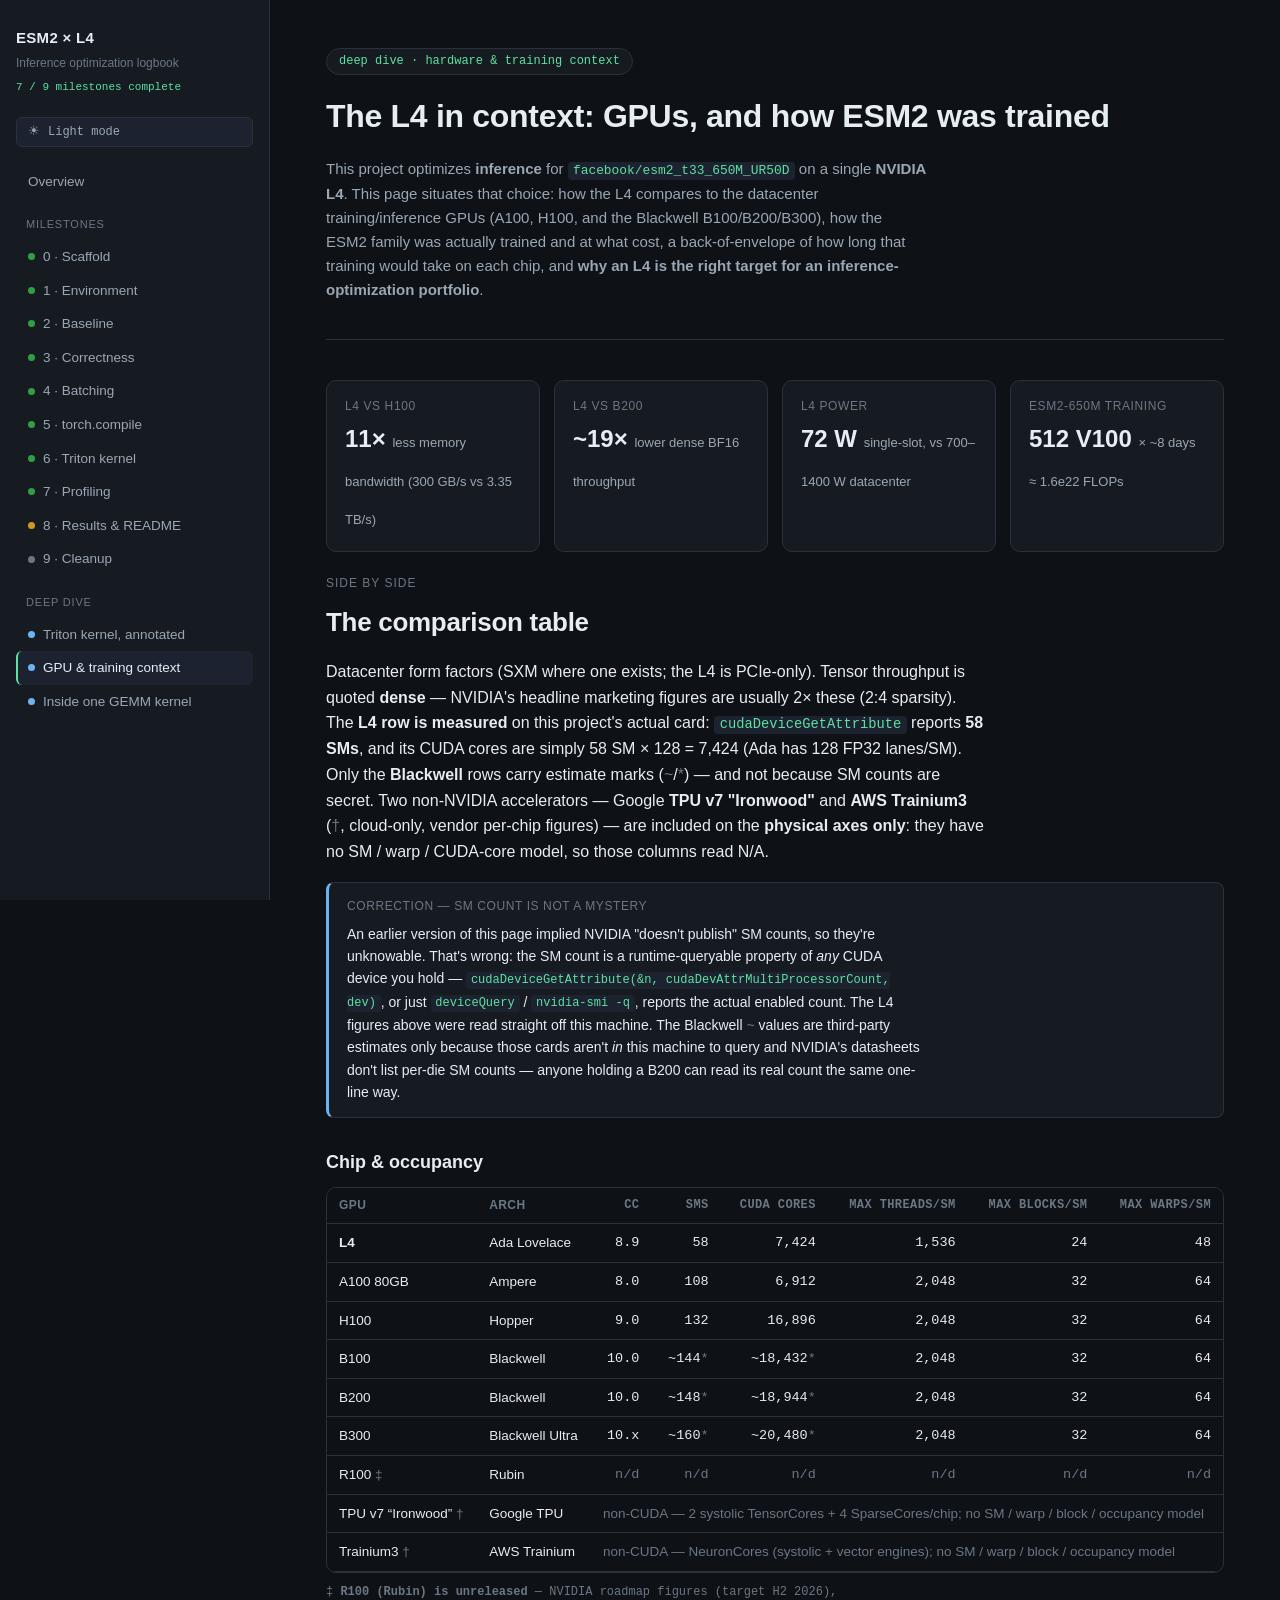
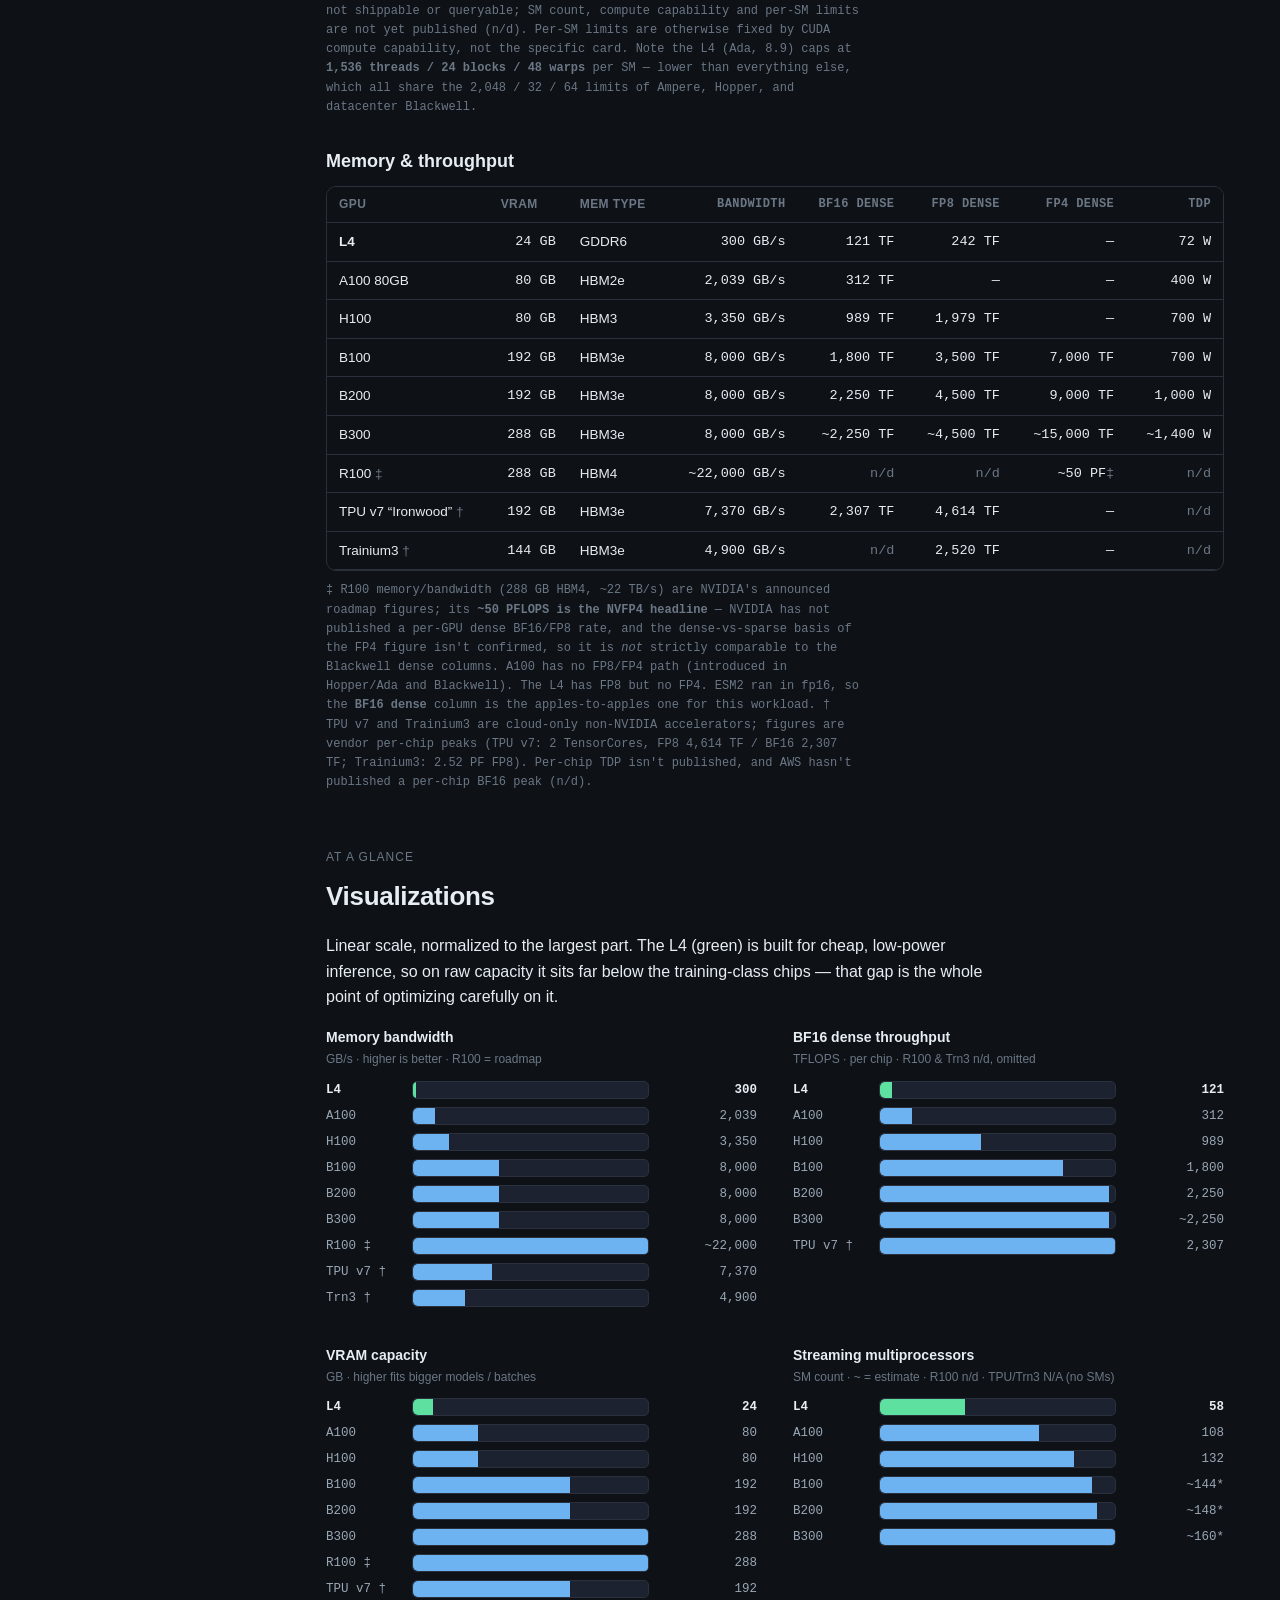
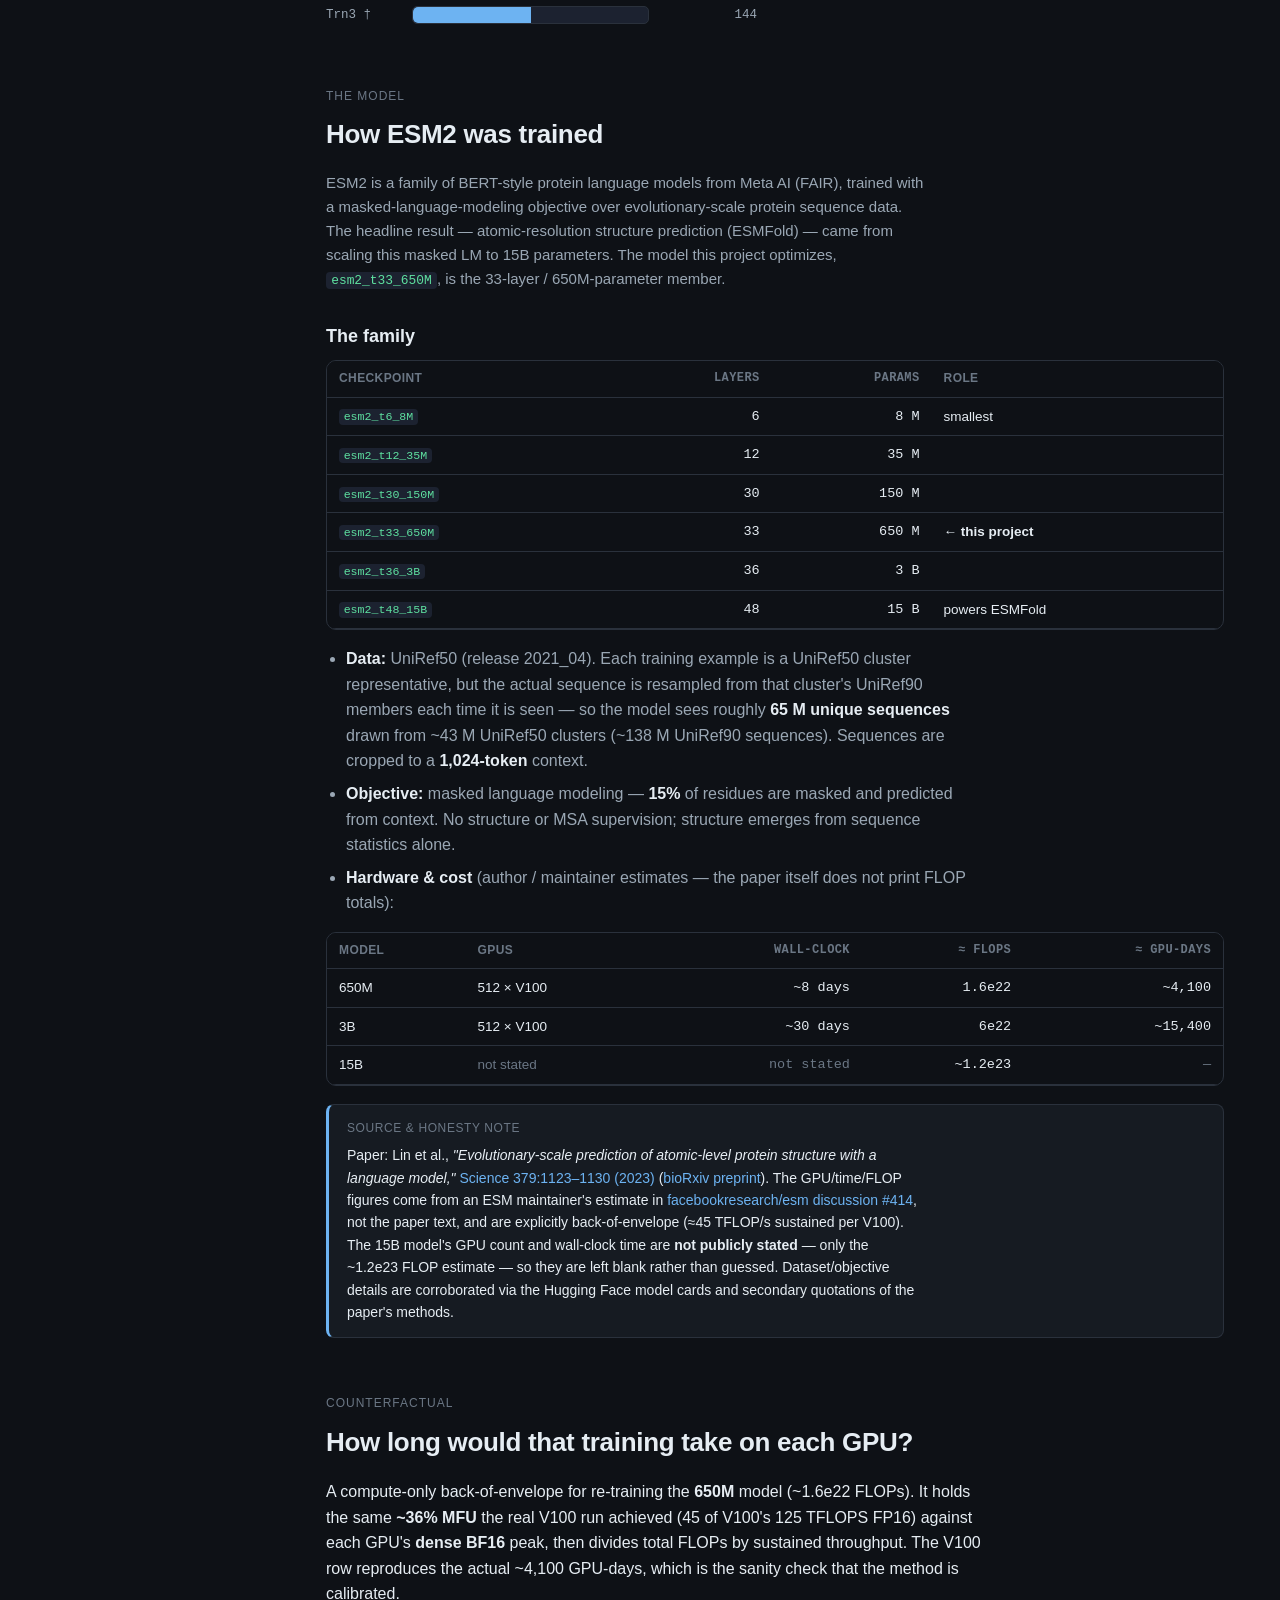
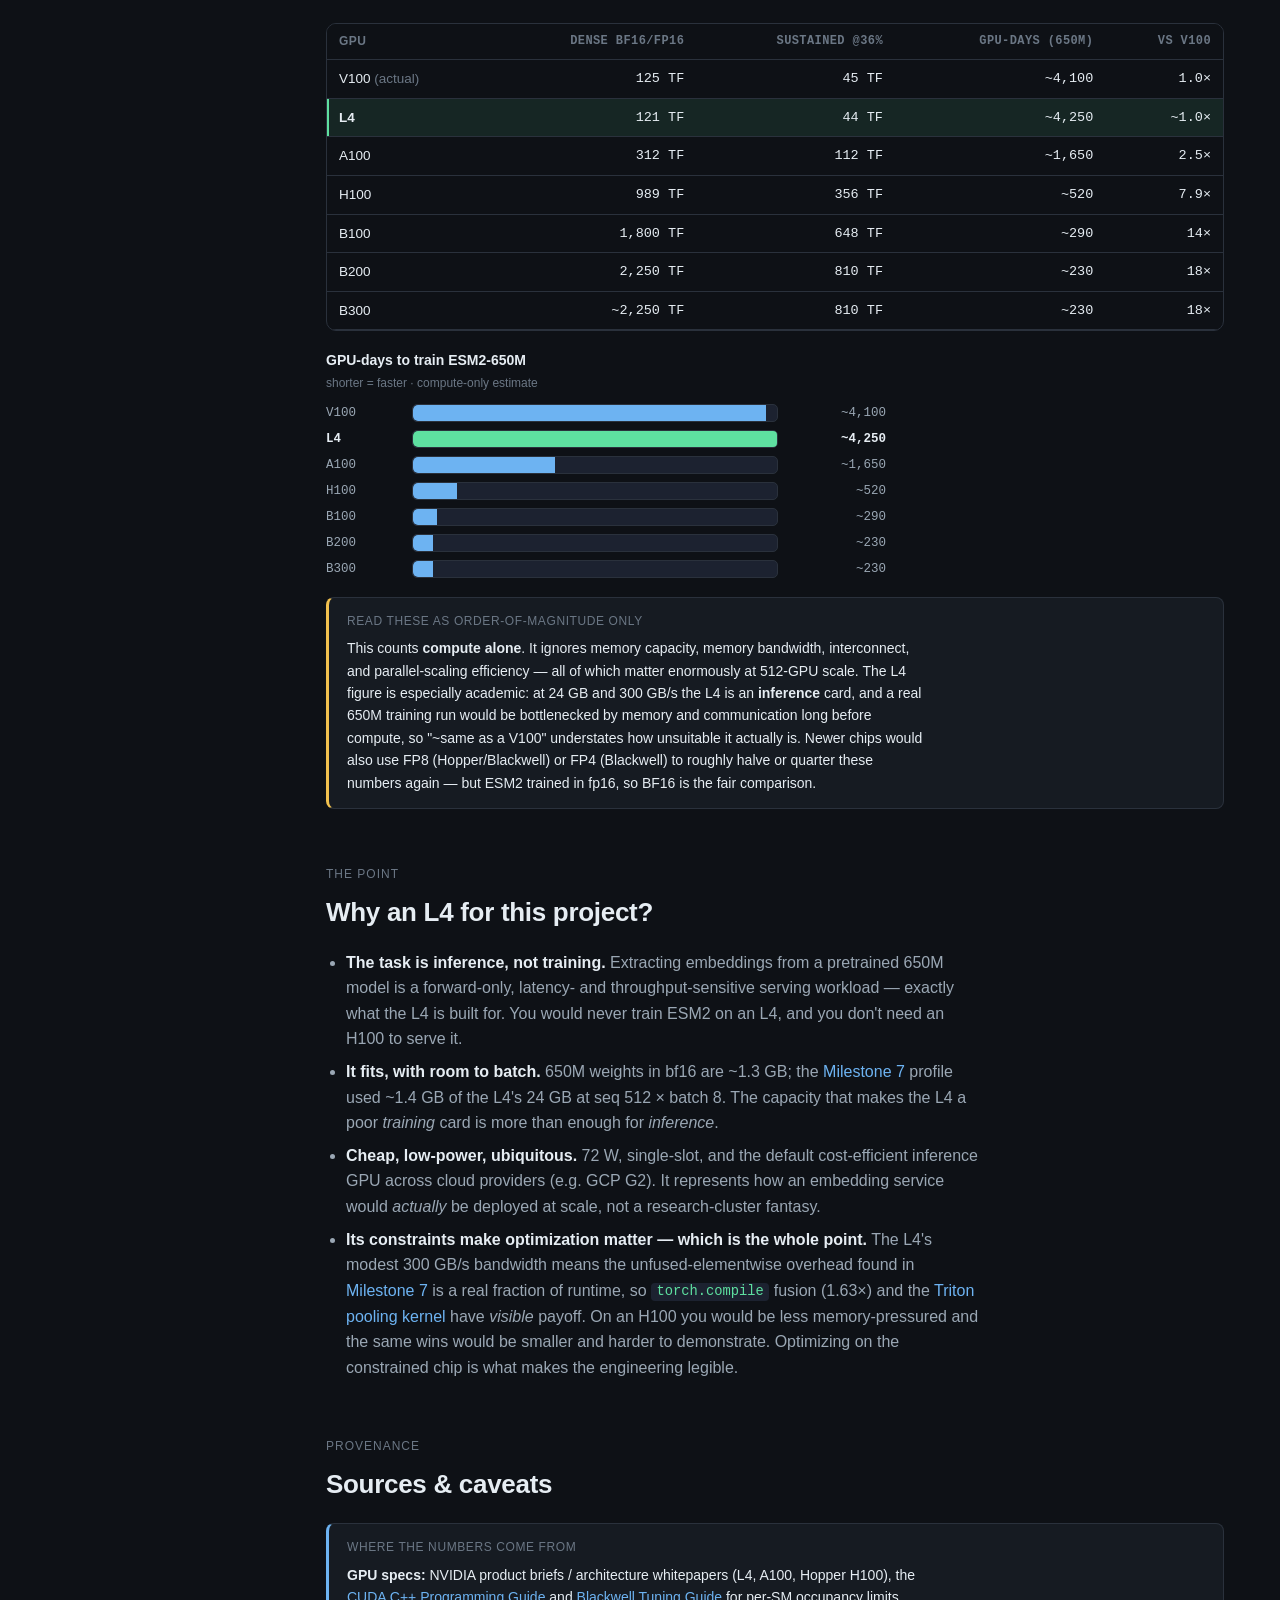
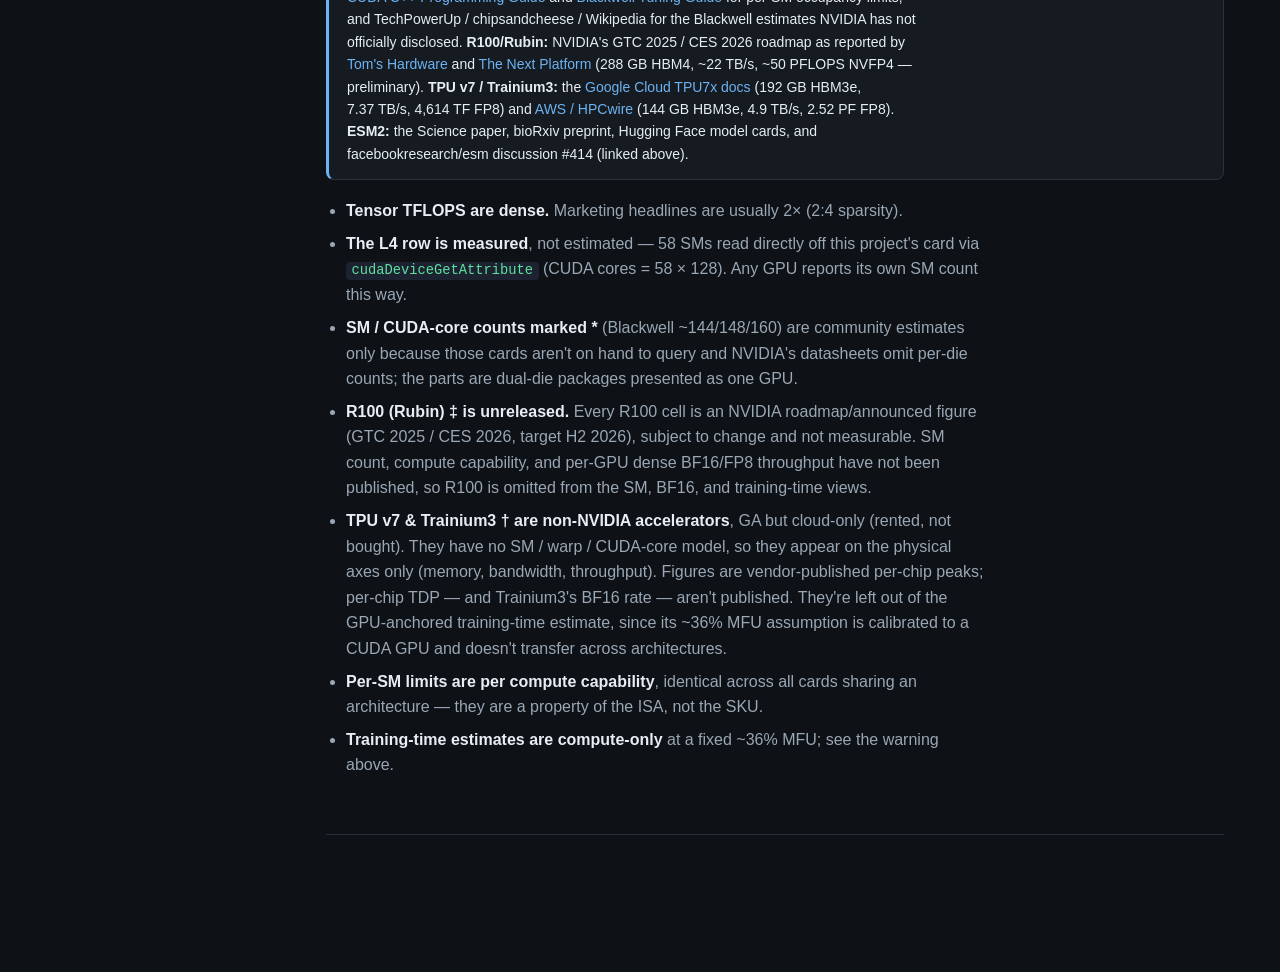
<file: site/hardware.html>
<!DOCTYPE html>
<html lang="en">
<head>
<meta charset="utf-8">
<meta name="viewport" content="width=device-width, initial-scale=1">
<title>GPU & training context · ESM2 L4</title>
<link rel="stylesheet" href="assets/style.css?v=10">
  <script>(function(){try{var t=localStorage.getItem("esm2-theme");if(t==="light")document.documentElement.setAttribute("data-theme","light");}catch(e){}})();</script>
<style>
  /* page-scoped bar charts — themed off the shared CSS variables */
  .chart-grid{display:grid;grid-template-columns:1fr 1fr;gap:30px 36px;margin-top:8px}
  @media(max-width:900px){.chart-grid{grid-template-columns:1fr}}
  .chart h4{margin:0 0 2px;font-size:14px;color:var(--ink)}
  .chart .sub{color:var(--faint);font-size:12px;margin-bottom:10px}
  .bars{margin:0}
  .bar-row{display:grid;grid-template-columns:74px 1fr 96px;align-items:center;gap:12px;margin:6px 0}
  .bar-label{font-family:var(--mono);font-size:12.5px;color:var(--muted)}
  .bar-row.me .bar-label{color:var(--ink);font-weight:600}
  .bar-track{background:var(--panel2);border-radius:5px;height:18px;overflow:hidden;border:1px solid var(--line)}
  .bar-fill{height:100%;background:var(--accent2);border-radius:5px 0 0 5px;min-width:2px}
  .bar-row.me .bar-fill{background:var(--accent)}
  .bar-val{font-family:var(--mono);font-size:12.5px;color:var(--muted);text-align:right}
  .bar-row.me .bar-val{color:var(--ink);font-weight:600}
  .est{color:var(--faint)}
  tr.me-row td{background:rgba(94,224,160,.10)}
  tr.me-row td:first-child{box-shadow:inset 2px 0 0 var(--accent)}
</style>
</head>
<body data-page="hardware.html">
<div class="layout">
  <nav class="side" id="side"></nav>
  <main>
    <div class="phead">
      <div class="tag">deep dive · hardware &amp; training context</div>
      <h2>The L4 in context: GPUs, and how ESM2 was trained</h2>
      <p class="lead">This project optimizes <b>inference</b> for <code>facebook/esm2_t33_650M_UR50D</code>
      on a single <b>NVIDIA L4</b>. This page situates that choice: how the L4 compares to the datacenter
      training/inference GPUs (A100, H100, and the Blackwell B100/B200/B300), how the ESM2 family was
      actually trained and at what cost, a back-of-envelope of how long that training would take on each
      chip, and <b>why an L4 is the right target for an inference-optimization portfolio</b>.</p>
    </div>

    <div class="cards">
      <div class="card"><div class="k">L4 vs H100</div><div class="v">11&times; <small>less memory bandwidth (300 GB/s vs 3.35 TB/s)</small></div></div>
      <div class="card"><div class="k">L4 vs B200</div><div class="v">~19&times; <small>lower dense BF16 throughput</small></div></div>
      <div class="card"><div class="k">L4 power</div><div class="v">72 W <small>single-slot, vs 700–1400 W datacenter</small></div></div>
      <div class="card"><div class="k">ESM2-650M training</div><div class="v">512 V100 <small>× ~8 days ≈ 1.6e22 FLOPs</small></div></div>
    </div>

    <section id="specs">
      <div class="kicker">Side by side</div>
      <h2>The comparison table</h2>
      <p>Datacenter form factors (SXM where one exists; the L4 is PCIe-only). Tensor throughput is quoted
      <b>dense</b> — NVIDIA's headline marketing figures are usually 2&times; these (2:4 sparsity). The
      <b>L4 row is measured</b> on this project's actual card: <code>cudaDeviceGetAttribute</code> reports
      <b>58 SMs</b>, and its CUDA cores are simply 58&nbsp;SM&nbsp;&times;&nbsp;128&nbsp;=&nbsp;7,424 (Ada has
      128 FP32 lanes/SM). Only the <b>Blackwell</b> rows carry estimate marks
      (<span class="est">~</span>/<span class="est">*</span>) — and not because SM counts are secret. Two non-NVIDIA
      accelerators — Google <b>TPU v7 "Ironwood"</b> and <b>AWS Trainium3</b> (<span class="est">†</span>,
      cloud-only, vendor per-chip figures) — are included on the <b>physical axes only</b>: they have no
      SM / warp / CUDA-core model, so those columns read N/A.</p>
      <div class="note">
        <div class="h">Correction — SM count is not a mystery</div>
        <p>An earlier version of this page implied NVIDIA "doesn't publish" SM counts, so they're unknowable.
        That's wrong: the SM count is a runtime-queryable property of <em>any</em> CUDA device you hold —
        <code>cudaDeviceGetAttribute(&amp;n, cudaDevAttrMultiProcessorCount, dev)</code>, or just
        <code>deviceQuery</code> / <code>nvidia-smi -q</code>, reports the actual enabled count. The L4
        figures above were read straight off this machine. The Blackwell <span class="est">~</span> values
        are third-party estimates only because those cards aren't <em>in</em> this machine to query and
        NVIDIA's datasheets don't list per-die SM counts — anyone holding a B200 can read its real count the
        same one-line way.</p>
      </div>

      <h3>Chip &amp; occupancy</h3>
      <div class="tablewrap">
        <table>
          <thead><tr>
            <th>GPU</th><th>arch</th><th class="num">CC</th><th class="num">SMs</th>
            <th class="num">CUDA cores</th><th class="num">max threads/SM</th>
            <th class="num">max blocks/SM</th><th class="num">max warps/SM</th>
          </tr></thead>
          <tbody>
            <tr><td><b>L4</b></td><td>Ada Lovelace</td><td class="num">8.9</td><td class="num">58</td><td class="num">7,424</td><td class="num">1,536</td><td class="num">24</td><td class="num">48</td></tr>
            <tr><td>A100 80GB</td><td>Ampere</td><td class="num">8.0</td><td class="num">108</td><td class="num">6,912</td><td class="num">2,048</td><td class="num">32</td><td class="num">64</td></tr>
            <tr><td>H100</td><td>Hopper</td><td class="num">9.0</td><td class="num">132</td><td class="num">16,896</td><td class="num">2,048</td><td class="num">32</td><td class="num">64</td></tr>
            <tr><td>B100</td><td>Blackwell</td><td class="num">10.0</td><td class="num">~144<span class="est">*</span></td><td class="num">~18,432<span class="est">*</span></td><td class="num">2,048</td><td class="num">32</td><td class="num">64</td></tr>
            <tr><td>B200</td><td>Blackwell</td><td class="num">10.0</td><td class="num">~148<span class="est">*</span></td><td class="num">~18,944<span class="est">*</span></td><td class="num">2,048</td><td class="num">32</td><td class="num">64</td></tr>
            <tr><td>B300</td><td>Blackwell Ultra</td><td class="num">10.x</td><td class="num">~160<span class="est">*</span></td><td class="num">~20,480<span class="est">*</span></td><td class="num">2,048</td><td class="num">32</td><td class="num">64</td></tr>
            <tr><td>R100 <span class="est">‡</span></td><td>Rubin</td><td class="num est">n/d</td><td class="num est">n/d</td><td class="num est">n/d</td><td class="num est">n/d</td><td class="num est">n/d</td><td class="num est">n/d</td></tr>
            <tr><td>TPU v7 “Ironwood” <span class="est">†</span></td><td>Google TPU</td><td class="est" colspan="6">non-CUDA — 2 systolic TensorCores + 4 SparseCores/chip; no SM / warp / block / occupancy model</td></tr>
            <tr><td>Trainium3 <span class="est">†</span></td><td>AWS Trainium</td><td class="est" colspan="6">non-CUDA — NeuronCores (systolic + vector engines); no SM / warp / block / occupancy model</td></tr>
          </tbody>
        </table>
      </div>
      <p class="codecap"><span class="est">‡</span> <b>R100 (Rubin) is unreleased</b> — NVIDIA roadmap figures (target H2 2026),
      not shippable or queryable; SM count, compute capability and per-SM limits are not yet published (n/d).
      Per-SM limits are otherwise fixed by CUDA compute capability, not the specific card. Note the
      L4 (Ada, 8.9) caps at <b>1,536 threads / 24 blocks / 48 warps</b> per SM — lower than everything else,
      which all share the 2,048 / 32 / 64 limits of Ampere, Hopper, and datacenter Blackwell.</p>

      <h3>Memory &amp; throughput</h3>
      <div class="tablewrap">
        <table>
          <thead><tr>
            <th>GPU</th><th>VRAM</th><th>mem type</th><th class="num">bandwidth</th>
            <th class="num">BF16 dense</th><th class="num">FP8 dense</th>
            <th class="num">FP4 dense</th><th class="num">TDP</th>
          </tr></thead>
          <tbody>
            <tr><td><b>L4</b></td><td class="num">24 GB</td><td>GDDR6</td><td class="num">300 GB/s</td><td class="num">121 TF</td><td class="num">242 TF</td><td class="num">—</td><td class="num">72 W</td></tr>
            <tr><td>A100 80GB</td><td class="num">80 GB</td><td>HBM2e</td><td class="num">2,039 GB/s</td><td class="num">312 TF</td><td class="num">—</td><td class="num">—</td><td class="num">400 W</td></tr>
            <tr><td>H100</td><td class="num">80 GB</td><td>HBM3</td><td class="num">3,350 GB/s</td><td class="num">989 TF</td><td class="num">1,979 TF</td><td class="num">—</td><td class="num">700 W</td></tr>
            <tr><td>B100</td><td class="num">192 GB</td><td>HBM3e</td><td class="num">8,000 GB/s</td><td class="num">1,800 TF</td><td class="num">3,500 TF</td><td class="num">7,000 TF</td><td class="num">700 W</td></tr>
            <tr><td>B200</td><td class="num">192 GB</td><td>HBM3e</td><td class="num">8,000 GB/s</td><td class="num">2,250 TF</td><td class="num">4,500 TF</td><td class="num">9,000 TF</td><td class="num">1,000 W</td></tr>
            <tr><td>B300</td><td class="num">288 GB</td><td>HBM3e</td><td class="num">8,000 GB/s</td><td class="num">~2,250 TF</td><td class="num">~4,500 TF</td><td class="num">~15,000 TF</td><td class="num">~1,400 W</td></tr>
            <tr><td>R100 <span class="est">‡</span></td><td class="num">288 GB</td><td>HBM4</td><td class="num">~22,000 GB/s</td><td class="num est">n/d</td><td class="num est">n/d</td><td class="num">~50 PF<span class="est">‡</span></td><td class="num est">n/d</td></tr>
            <tr><td>TPU v7 “Ironwood” <span class="est">†</span></td><td class="num">192 GB</td><td>HBM3e</td><td class="num">7,370 GB/s</td><td class="num">2,307 TF</td><td class="num">4,614 TF</td><td class="num">—</td><td class="num est">n/d</td></tr>
            <tr><td>Trainium3 <span class="est">†</span></td><td class="num">144 GB</td><td>HBM3e</td><td class="num">4,900 GB/s</td><td class="num est">n/d</td><td class="num">2,520 TF</td><td class="num">—</td><td class="num est">n/d</td></tr>
          </tbody>
        </table>
      </div>
      <p class="codecap"><span class="est">‡</span> R100 memory/bandwidth (288 GB HBM4, ~22 TB/s) are NVIDIA's announced
      roadmap figures; its <b>~50 PFLOPS is the NVFP4 headline</b> — NVIDIA has not published a per-GPU dense
      BF16/FP8 rate, and the dense-vs-sparse basis of the FP4 figure isn't confirmed, so it is <em>not</em>
      strictly comparable to the Blackwell dense columns. A100 has no FP8/FP4 path (introduced in Hopper/Ada and Blackwell). The L4 has FP8 but
      no FP4. ESM2 ran in fp16, so the <b>BF16 dense</b> column is the apples-to-apples one for this workload.
      <span class="est">†</span> TPU v7 and Trainium3 are cloud-only non-NVIDIA accelerators; figures are vendor
      per-chip peaks (TPU v7: 2 TensorCores, FP8 4,614 TF / BF16 2,307 TF; Trainium3: 2.52 PF FP8). Per-chip
      TDP isn't published, and AWS hasn't published a per-chip BF16 peak (n/d).</p>
    </section>

    <section id="charts">
      <div class="kicker">At a glance</div>
      <h2>Visualizations</h2>
      <p>Linear scale, normalized to the largest part. The L4 (green) is built for cheap, low-power
      inference, so on raw capacity it sits far below the training-class chips — that gap is the whole point
      of optimizing carefully on it.</p>
      <div class="chart-grid">

        <div class="chart">
          <h4>Memory bandwidth</h4>
          <div class="sub">GB/s · higher is better · <span class="est">R100 = roadmap</span></div>
          <div class="bars">
            <div class="bar-row me"><span class="bar-label">L4</span><div class="bar-track"><div class="bar-fill" style="width:1.4%"></div></div><span class="bar-val">300</span></div>
            <div class="bar-row"><span class="bar-label">A100</span><div class="bar-track"><div class="bar-fill" style="width:9.3%"></div></div><span class="bar-val">2,039</span></div>
            <div class="bar-row"><span class="bar-label">H100</span><div class="bar-track"><div class="bar-fill" style="width:15.2%"></div></div><span class="bar-val">3,350</span></div>
            <div class="bar-row"><span class="bar-label">B100</span><div class="bar-track"><div class="bar-fill" style="width:36.4%"></div></div><span class="bar-val">8,000</span></div>
            <div class="bar-row"><span class="bar-label">B200</span><div class="bar-track"><div class="bar-fill" style="width:36.4%"></div></div><span class="bar-val">8,000</span></div>
            <div class="bar-row"><span class="bar-label">B300</span><div class="bar-track"><div class="bar-fill" style="width:36.4%"></div></div><span class="bar-val">8,000</span></div>
            <div class="bar-row"><span class="bar-label">R100 ‡</span><div class="bar-track"><div class="bar-fill" style="width:100%"></div></div><span class="bar-val">~22,000</span></div>
            <div class="bar-row"><span class="bar-label">TPU v7 †</span><div class="bar-track"><div class="bar-fill" style="width:33.5%"></div></div><span class="bar-val">7,370</span></div>
            <div class="bar-row"><span class="bar-label">Trn3 †</span><div class="bar-track"><div class="bar-fill" style="width:22.3%"></div></div><span class="bar-val">4,900</span></div>
          </div>
        </div>

        <div class="chart">
          <h4>BF16 dense throughput</h4>
          <div class="sub">TFLOPS · per chip · <span class="est">R100 &amp; Trn3 n/d, omitted</span></div>
          <div class="bars">
            <div class="bar-row me"><span class="bar-label">L4</span><div class="bar-track"><div class="bar-fill" style="width:5.2%"></div></div><span class="bar-val">121</span></div>
            <div class="bar-row"><span class="bar-label">A100</span><div class="bar-track"><div class="bar-fill" style="width:13.5%"></div></div><span class="bar-val">312</span></div>
            <div class="bar-row"><span class="bar-label">H100</span><div class="bar-track"><div class="bar-fill" style="width:42.9%"></div></div><span class="bar-val">989</span></div>
            <div class="bar-row"><span class="bar-label">B100</span><div class="bar-track"><div class="bar-fill" style="width:78%"></div></div><span class="bar-val">1,800</span></div>
            <div class="bar-row"><span class="bar-label">B200</span><div class="bar-track"><div class="bar-fill" style="width:97.5%"></div></div><span class="bar-val">2,250</span></div>
            <div class="bar-row"><span class="bar-label">B300</span><div class="bar-track"><div class="bar-fill" style="width:97.5%"></div></div><span class="bar-val">~2,250</span></div>
            <div class="bar-row"><span class="bar-label">TPU v7 †</span><div class="bar-track"><div class="bar-fill" style="width:100%"></div></div><span class="bar-val">2,307</span></div>
          </div>
        </div>

        <div class="chart">
          <h4>VRAM capacity</h4>
          <div class="sub">GB · higher fits bigger models / batches</div>
          <div class="bars">
            <div class="bar-row me"><span class="bar-label">L4</span><div class="bar-track"><div class="bar-fill" style="width:8.3%"></div></div><span class="bar-val">24</span></div>
            <div class="bar-row"><span class="bar-label">A100</span><div class="bar-track"><div class="bar-fill" style="width:27.8%"></div></div><span class="bar-val">80</span></div>
            <div class="bar-row"><span class="bar-label">H100</span><div class="bar-track"><div class="bar-fill" style="width:27.8%"></div></div><span class="bar-val">80</span></div>
            <div class="bar-row"><span class="bar-label">B100</span><div class="bar-track"><div class="bar-fill" style="width:66.7%"></div></div><span class="bar-val">192</span></div>
            <div class="bar-row"><span class="bar-label">B200</span><div class="bar-track"><div class="bar-fill" style="width:66.7%"></div></div><span class="bar-val">192</span></div>
            <div class="bar-row"><span class="bar-label">B300</span><div class="bar-track"><div class="bar-fill" style="width:100%"></div></div><span class="bar-val">288</span></div>
            <div class="bar-row"><span class="bar-label">R100 ‡</span><div class="bar-track"><div class="bar-fill" style="width:100%"></div></div><span class="bar-val">288</span></div>
            <div class="bar-row"><span class="bar-label">TPU v7 †</span><div class="bar-track"><div class="bar-fill" style="width:66.7%"></div></div><span class="bar-val">192</span></div>
            <div class="bar-row"><span class="bar-label">Trn3 †</span><div class="bar-track"><div class="bar-fill" style="width:50%"></div></div><span class="bar-val">144</span></div>
          </div>
        </div>

        <div class="chart">
          <h4>Streaming multiprocessors</h4>
          <div class="sub">SM count · <span class="est">~ = estimate · R100 n/d · TPU/Trn3 N/A (no SMs)</span></div>
          <div class="bars">
            <div class="bar-row me"><span class="bar-label">L4</span><div class="bar-track"><div class="bar-fill" style="width:36.3%"></div></div><span class="bar-val">58</span></div>
            <div class="bar-row"><span class="bar-label">A100</span><div class="bar-track"><div class="bar-fill" style="width:67.5%"></div></div><span class="bar-val">108</span></div>
            <div class="bar-row"><span class="bar-label">H100</span><div class="bar-track"><div class="bar-fill" style="width:82.5%"></div></div><span class="bar-val">132</span></div>
            <div class="bar-row"><span class="bar-label">B100</span><div class="bar-track"><div class="bar-fill" style="width:90%"></div></div><span class="bar-val">~144*</span></div>
            <div class="bar-row"><span class="bar-label">B200</span><div class="bar-track"><div class="bar-fill" style="width:92.5%"></div></div><span class="bar-val">~148*</span></div>
            <div class="bar-row"><span class="bar-label">B300</span><div class="bar-track"><div class="bar-fill" style="width:100%"></div></div><span class="bar-val">~160*</span></div>
          </div>
        </div>

      </div>
    </section>

    <section id="esm2">
      <div class="kicker">The model</div>
      <h2>How ESM2 was trained</h2>
      <p class="lead">ESM2 is a family of BERT-style protein language models from Meta AI (FAIR), trained with
      a masked-language-modeling objective over evolutionary-scale protein sequence data. The headline result
      — atomic-resolution structure prediction (ESMFold) — came from scaling this masked LM to 15B parameters.
      The model this project optimizes, <code>esm2_t33_650M</code>, is the 33-layer / 650M-parameter member.</p>

      <h3>The family</h3>
      <div class="tablewrap">
        <table>
          <thead><tr><th>checkpoint</th><th class="num">layers</th><th class="num">params</th><th>role</th></tr></thead>
          <tbody>
            <tr><td><code>esm2_t6_8M</code></td><td class="num">6</td><td class="num">8 M</td><td>smallest</td></tr>
            <tr><td><code>esm2_t12_35M</code></td><td class="num">12</td><td class="num">35 M</td><td></td></tr>
            <tr><td><code>esm2_t30_150M</code></td><td class="num">30</td><td class="num">150 M</td><td></td></tr>
            <tr><td><code>esm2_t33_650M</code></td><td class="num">33</td><td class="num">650 M</td><td><b>← this project</b></td></tr>
            <tr><td><code>esm2_t36_3B</code></td><td class="num">36</td><td class="num">3 B</td><td></td></tr>
            <tr><td><code>esm2_t48_15B</code></td><td class="num">48</td><td class="num">15 B</td><td>powers ESMFold</td></tr>
          </tbody>
        </table>
      </div>

      <ul class="clean">
        <li><b>Data:</b> UniRef50 (release 2021_04). Each training example is a UniRef50 cluster
        representative, but the actual sequence is resampled from that cluster's UniRef90 members each time
        it is seen — so the model sees roughly <b>65 M unique sequences</b> drawn from ~43 M UniRef50 clusters
        (~138 M UniRef90 sequences). Sequences are cropped to a <b>1,024-token</b> context.</li>
        <li><b>Objective:</b> masked language modeling — <b>15%</b> of residues are masked and predicted from
        context. No structure or MSA supervision; structure emerges from sequence statistics alone.</li>
        <li><b>Hardware &amp; cost</b> (author / maintainer estimates — the paper itself does not print FLOP
        totals):</li>
      </ul>
      <div class="tablewrap">
        <table>
          <thead><tr><th>model</th><th>GPUs</th><th class="num">wall-clock</th><th class="num">≈ FLOPs</th><th class="num">≈ GPU-days</th></tr></thead>
          <tbody>
            <tr><td>650M</td><td>512 × V100</td><td class="num">~8 days</td><td class="num">1.6e22</td><td class="num">~4,100</td></tr>
            <tr><td>3B</td><td>512 × V100</td><td class="num">~30 days</td><td class="num">6e22</td><td class="num">~15,400</td></tr>
            <tr><td>15B</td><td class="est">not stated</td><td class="num est">not stated</td><td class="num">~1.2e23</td><td class="num est">—</td></tr>
          </tbody>
        </table>
      </div>
      <div class="note">
        <div class="h">Source &amp; honesty note</div>
        <p>Paper: Lin et al., <em>"Evolutionary-scale prediction of atomic-level protein structure with a
        language model,"</em> <a href="https://www.science.org/doi/10.1126/science.ade2574" target="_blank" rel="noopener">Science 379:1123–1130 (2023)</a>
        (<a href="https://www.biorxiv.org/content/10.1101/2022.07.20.500902" target="_blank" rel="noopener">bioRxiv preprint</a>).
        The GPU/time/FLOP figures come from an ESM maintainer's estimate in
        <a href="https://github.com/facebookresearch/esm/discussions/414" target="_blank" rel="noopener">facebookresearch/esm discussion #414</a>,
        not the paper text, and are explicitly back-of-envelope (≈45 TFLOP/s sustained per V100). The 15B
        model's GPU count and wall-clock time are <b>not publicly stated</b> — only the ~1.2e23 FLOP estimate
        — so they are left blank rather than guessed. Dataset/objective details are corroborated via the
        Hugging Face model cards and secondary quotations of the paper's methods.</p>
      </div>
    </section>

    <section id="ontheothers">
      <div class="kicker">Counterfactual</div>
      <h2>How long would that training take on each GPU?</h2>
      <p>A compute-only back-of-envelope for re-training the <b>650M</b> model (~1.6e22 FLOPs). It holds the
      same <b>~36% MFU</b> the real V100 run achieved (45 of V100's 125 TFLOPS FP16) against each GPU's
      <b>dense BF16</b> peak, then divides total FLOPs by sustained throughput. The V100 row reproduces the
      actual ~4,100 GPU-days, which is the sanity check that the method is calibrated.</p>
      <div class="tablewrap">
        <table>
          <thead><tr><th>GPU</th><th class="num">dense BF16/FP16</th><th class="num">sustained @36%</th><th class="num">GPU-days (650M)</th><th class="num">vs V100</th></tr></thead>
          <tbody>
            <tr><td>V100 <span class="est">(actual)</span></td><td class="num">125 TF</td><td class="num">45 TF</td><td class="num">~4,100</td><td class="num">1.0&times;</td></tr>
            <tr class="me-row"><td><b>L4</b></td><td class="num">121 TF</td><td class="num">44 TF</td><td class="num">~4,250</td><td class="num">~1.0&times;</td></tr>
            <tr><td>A100</td><td class="num">312 TF</td><td class="num">112 TF</td><td class="num">~1,650</td><td class="num">2.5&times;</td></tr>
            <tr><td>H100</td><td class="num">989 TF</td><td class="num">356 TF</td><td class="num">~520</td><td class="num">7.9&times;</td></tr>
            <tr><td>B100</td><td class="num">1,800 TF</td><td class="num">648 TF</td><td class="num">~290</td><td class="num">14&times;</td></tr>
            <tr><td>B200</td><td class="num">2,250 TF</td><td class="num">810 TF</td><td class="num">~230</td><td class="num">18&times;</td></tr>
            <tr><td>B300</td><td class="num">~2,250 TF</td><td class="num">810 TF</td><td class="num">~230</td><td class="num">18&times;</td></tr>
          </tbody>
        </table>
      </div>

      <div class="chart" style="max-width:560px;margin-top:18px">
        <h4>GPU-days to train ESM2-650M</h4>
        <div class="sub">shorter = faster · compute-only estimate</div>
        <div class="bars">
          <div class="bar-row"><span class="bar-label">V100</span><div class="bar-track"><div class="bar-fill" style="width:96.9%"></div></div><span class="bar-val">~4,100</span></div>
          <div class="bar-row me"><span class="bar-label">L4</span><div class="bar-track"><div class="bar-fill" style="width:100%"></div></div><span class="bar-val">~4,250</span></div>
          <div class="bar-row"><span class="bar-label">A100</span><div class="bar-track"><div class="bar-fill" style="width:38.9%"></div></div><span class="bar-val">~1,650</span></div>
          <div class="bar-row"><span class="bar-label">H100</span><div class="bar-track"><div class="bar-fill" style="width:12.2%"></div></div><span class="bar-val">~520</span></div>
          <div class="bar-row"><span class="bar-label">B100</span><div class="bar-track"><div class="bar-fill" style="width:6.7%"></div></div><span class="bar-val">~290</span></div>
          <div class="bar-row"><span class="bar-label">B200</span><div class="bar-track"><div class="bar-fill" style="width:5.4%"></div></div><span class="bar-val">~230</span></div>
          <div class="bar-row"><span class="bar-label">B300</span><div class="bar-track"><div class="bar-fill" style="width:5.4%"></div></div><span class="bar-val">~230</span></div>
        </div>
      </div>

      <div class="note warn">
        <div class="h">Read these as order-of-magnitude only</div>
        <p>This counts <b>compute alone</b>. It ignores memory capacity, memory bandwidth, interconnect, and
        parallel-scaling efficiency — all of which matter enormously at 512-GPU scale. The L4 figure is
        especially academic: at 24 GB and 300 GB/s the L4 is an <b>inference</b> card, and a real 650M
        training run would be bottlenecked by memory and communication long before compute, so "~same as a
        V100" understates how unsuitable it actually is. Newer chips would also use FP8 (Hopper/Blackwell) or
        FP4 (Blackwell) to roughly halve or quarter these numbers again — but ESM2 trained in fp16, so BF16 is
        the fair comparison.</p>
      </div>
    </section>

    <section id="why">
      <div class="kicker">The point</div>
      <h2>Why an L4 for this project?</h2>
      <ul class="clean">
        <li><b>The task is inference, not training.</b> Extracting embeddings from a pretrained 650M model is
        a forward-only, latency- and throughput-sensitive serving workload — exactly what the L4 is built for.
        You would never train ESM2 on an L4, and you don't need an H100 to serve it.</li>
        <li><b>It fits, with room to batch.</b> 650M weights in bf16 are ~1.3 GB; the
        <a href="m7.html">Milestone 7</a> profile used ~1.4 GB of the L4's 24 GB at seq 512 × batch 8. The
        capacity that makes the L4 a poor <em>training</em> card is more than enough for <em>inference</em>.</li>
        <li><b>Cheap, low-power, ubiquitous.</b> 72 W, single-slot, and the default cost-efficient inference
        GPU across cloud providers (e.g. GCP G2). It represents how an embedding service would <em>actually</em>
        be deployed at scale, not a research-cluster fantasy.</li>
        <li><b>Its constraints make optimization matter — which is the whole point.</b> The L4's modest 300
        GB/s bandwidth means the unfused-elementwise overhead found in <a href="m7.html">Milestone 7</a> is a
        real fraction of runtime, so <a href="m5.html"><code>torch.compile</code></a> fusion (1.63&times;) and
        the <a href="m6.html">Triton pooling kernel</a> have <em>visible</em> payoff. On an H100 you would be
        less memory-pressured and the same wins would be smaller and harder to demonstrate. Optimizing on the
        constrained chip is what makes the engineering legible.</li>
      </ul>
    </section>

    <section id="sources">
      <div class="kicker">Provenance</div>
      <h2>Sources &amp; caveats</h2>
      <div class="note">
        <div class="h">Where the numbers come from</div>
        <p><b>GPU specs:</b> NVIDIA product briefs / architecture whitepapers (L4, A100, Hopper H100), the
        <a href="https://docs.nvidia.com/cuda/cuda-programming-guide/05-appendices/compute-capabilities.html" target="_blank" rel="noopener">CUDA C++ Programming Guide</a>
        and <a href="https://docs.nvidia.com/cuda/blackwell-tuning-guide/index.html" target="_blank" rel="noopener">Blackwell Tuning Guide</a>
        for per-SM occupancy limits, and TechPowerUp / chipsandcheese / Wikipedia for the Blackwell estimates
        NVIDIA has not officially disclosed. <b>R100/Rubin:</b> NVIDIA's GTC&nbsp;2025 / CES&nbsp;2026 roadmap
        as reported by <a href="https://www.tomshardware.com/pc-components/gpus/nvidias-vera-rubin-platform-in-depth-inside-nvidias-most-complex-ai-and-hpc-platform-to-date" target="_blank" rel="noopener">Tom's Hardware</a>
        and <a href="https://www.nextplatform.com/2025/03/19/nvidia-draws-gpu-system-roadmap-out-to-2028/" target="_blank" rel="noopener">The Next Platform</a>
        (288&nbsp;GB HBM4, ~22&nbsp;TB/s, ~50&nbsp;PFLOPS NVFP4 — preliminary). <b>TPU v7 / Trainium3:</b>
        the <a href="https://docs.cloud.google.com/tpu/docs/tpu7x" target="_blank" rel="noopener">Google Cloud TPU7x docs</a>
        (192&nbsp;GB HBM3e, 7.37&nbsp;TB/s, 4,614&nbsp;TF FP8) and
        <a href="https://www.hpcwire.com/2025/12/02/aws-brings-the-trainium3-chip-to-market-with-new-ec2-ultraservers/" target="_blank" rel="noopener">AWS / HPCwire</a>
        (144&nbsp;GB HBM3e, 4.9&nbsp;TB/s, 2.52&nbsp;PF FP8). <b>ESM2:</b> the Science paper,
        bioRxiv preprint, Hugging Face model cards, and facebookresearch/esm discussion #414 (linked above).</p>
      </div>
      <ul class="clean">
        <li><b>Tensor TFLOPS are dense.</b> Marketing headlines are usually 2&times; (2:4 sparsity).</li>
        <li><b>The L4 row is measured</b>, not estimated — 58 SMs read directly off this project's card via
        <code>cudaDeviceGetAttribute</code> (CUDA cores = 58 × 128). Any GPU reports its own SM count this way.</li>
        <li><b>SM / CUDA-core counts marked *</b> (Blackwell ~144/148/160) are community estimates only
        because those cards aren't on hand to query and NVIDIA's datasheets omit per-die counts; the parts are
        dual-die packages presented as one GPU.</li>
        <li><b>R100 (Rubin) ‡ is unreleased.</b> Every R100 cell is an NVIDIA roadmap/announced figure
        (GTC&nbsp;2025 / CES&nbsp;2026, target H2&nbsp;2026), subject to change and not measurable. SM count,
        compute capability, and per-GPU dense BF16/FP8 throughput have not been published, so R100 is omitted
        from the SM, BF16, and training-time views.</li>
        <li><b>TPU v7 &amp; Trainium3 † are non-NVIDIA accelerators</b>, GA but cloud-only (rented, not bought).
        They have no SM / warp / CUDA-core model, so they appear on the physical axes only (memory, bandwidth,
        throughput). Figures are vendor-published per-chip peaks; per-chip TDP — and Trainium3's BF16 rate —
        aren't published. They're left out of the GPU-anchored training-time estimate, since its ~36% MFU
        assumption is calibrated to a CUDA GPU and doesn't transfer across architectures.</li>
        <li><b>Per-SM limits are per compute capability</b>, identical across all cards sharing an
        architecture — they are a property of the ISA, not the SKU.</li>
        <li><b>Training-time estimates are compute-only</b> at a fixed ~36% MFU; see the warning above.</li>
      </ul>
    </section>

    <div class="pager" id="pager"></div>
  </main>
</div>
<script src="assets/nav.js?v=10"></script>
</body>
</html>
</file>
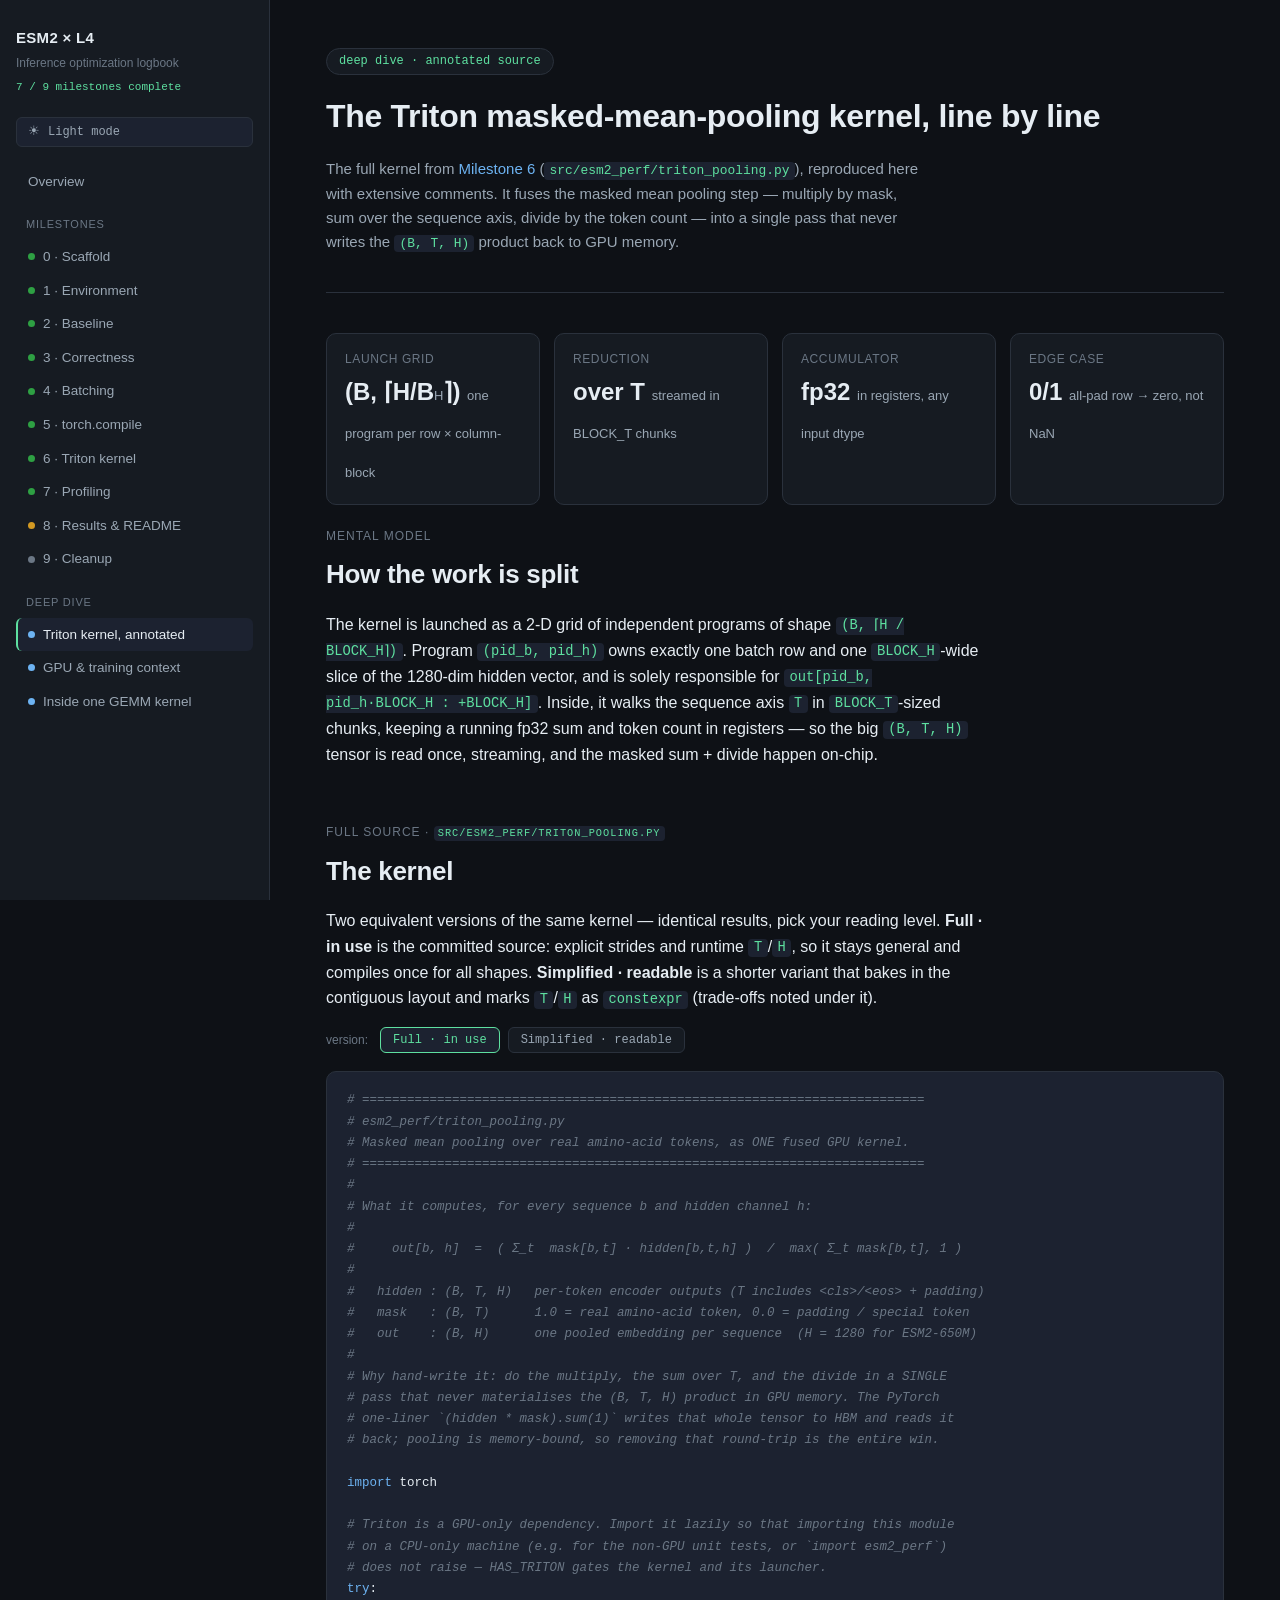
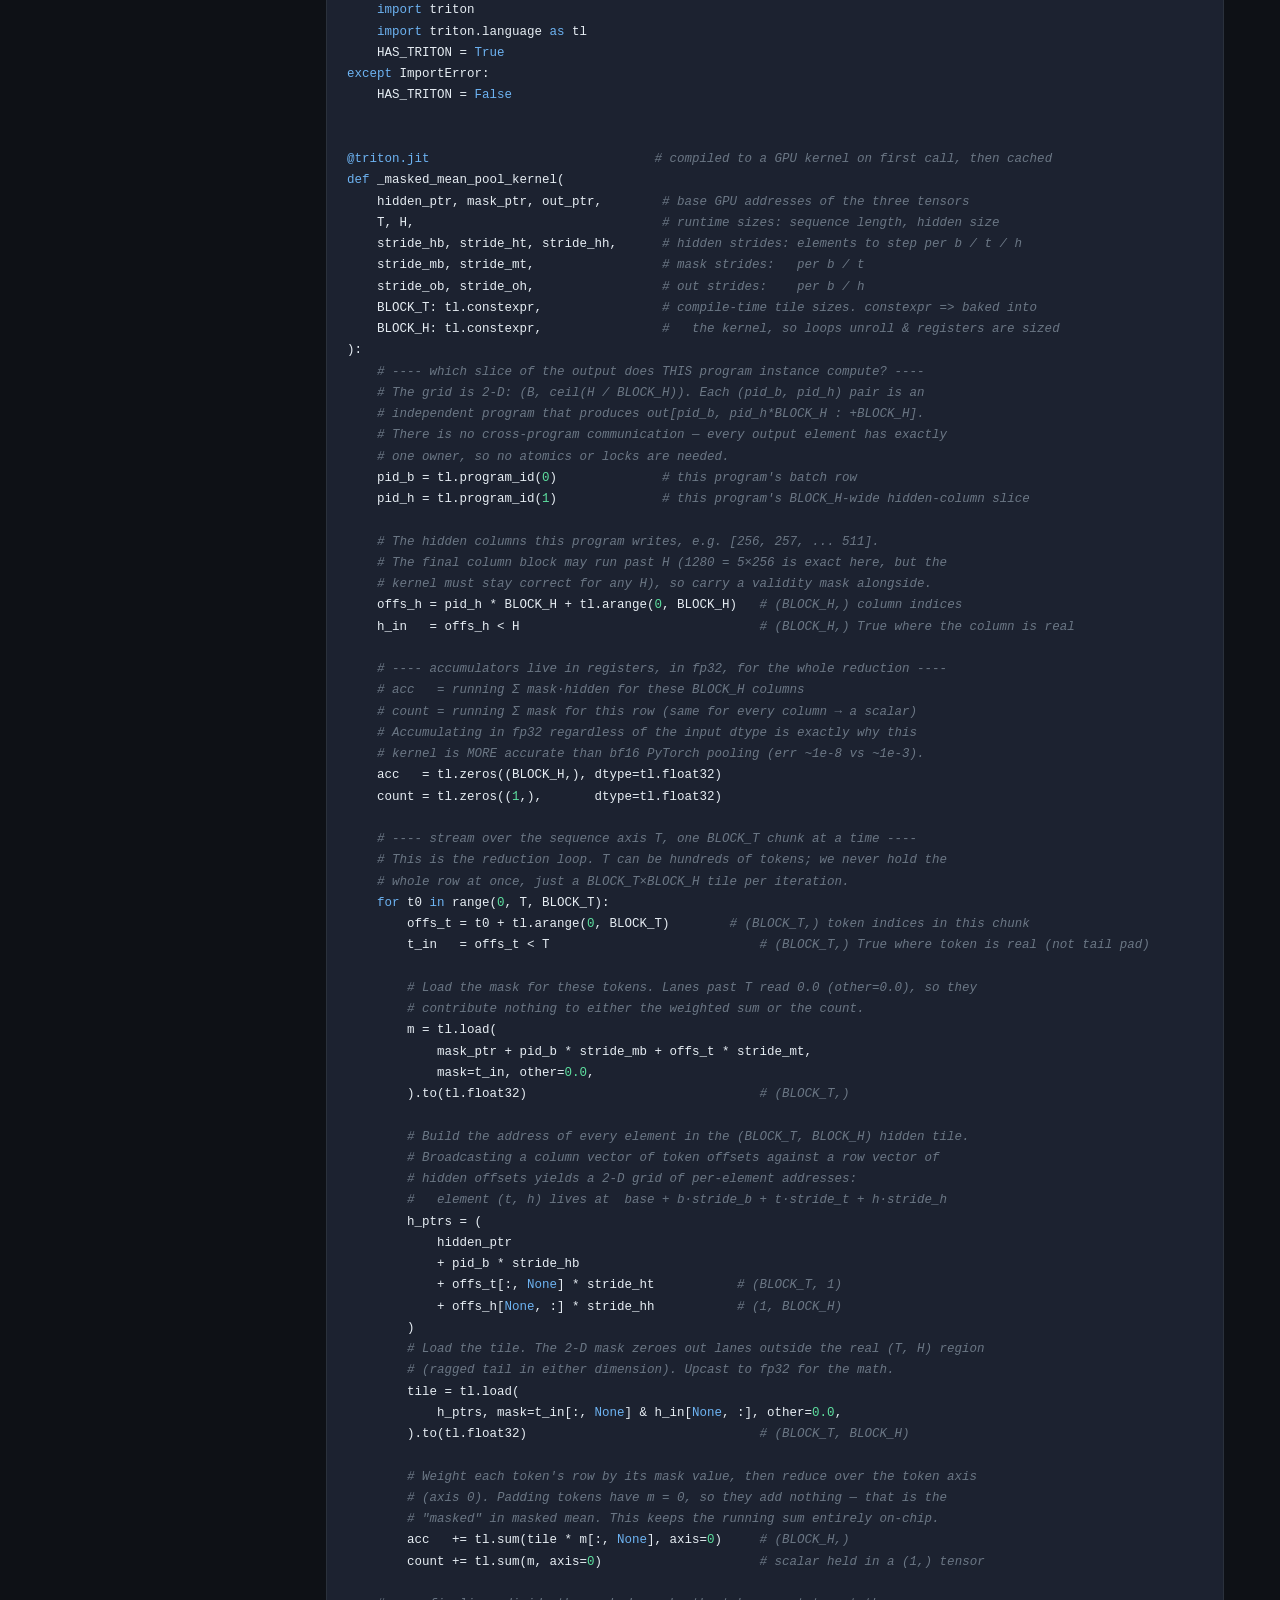
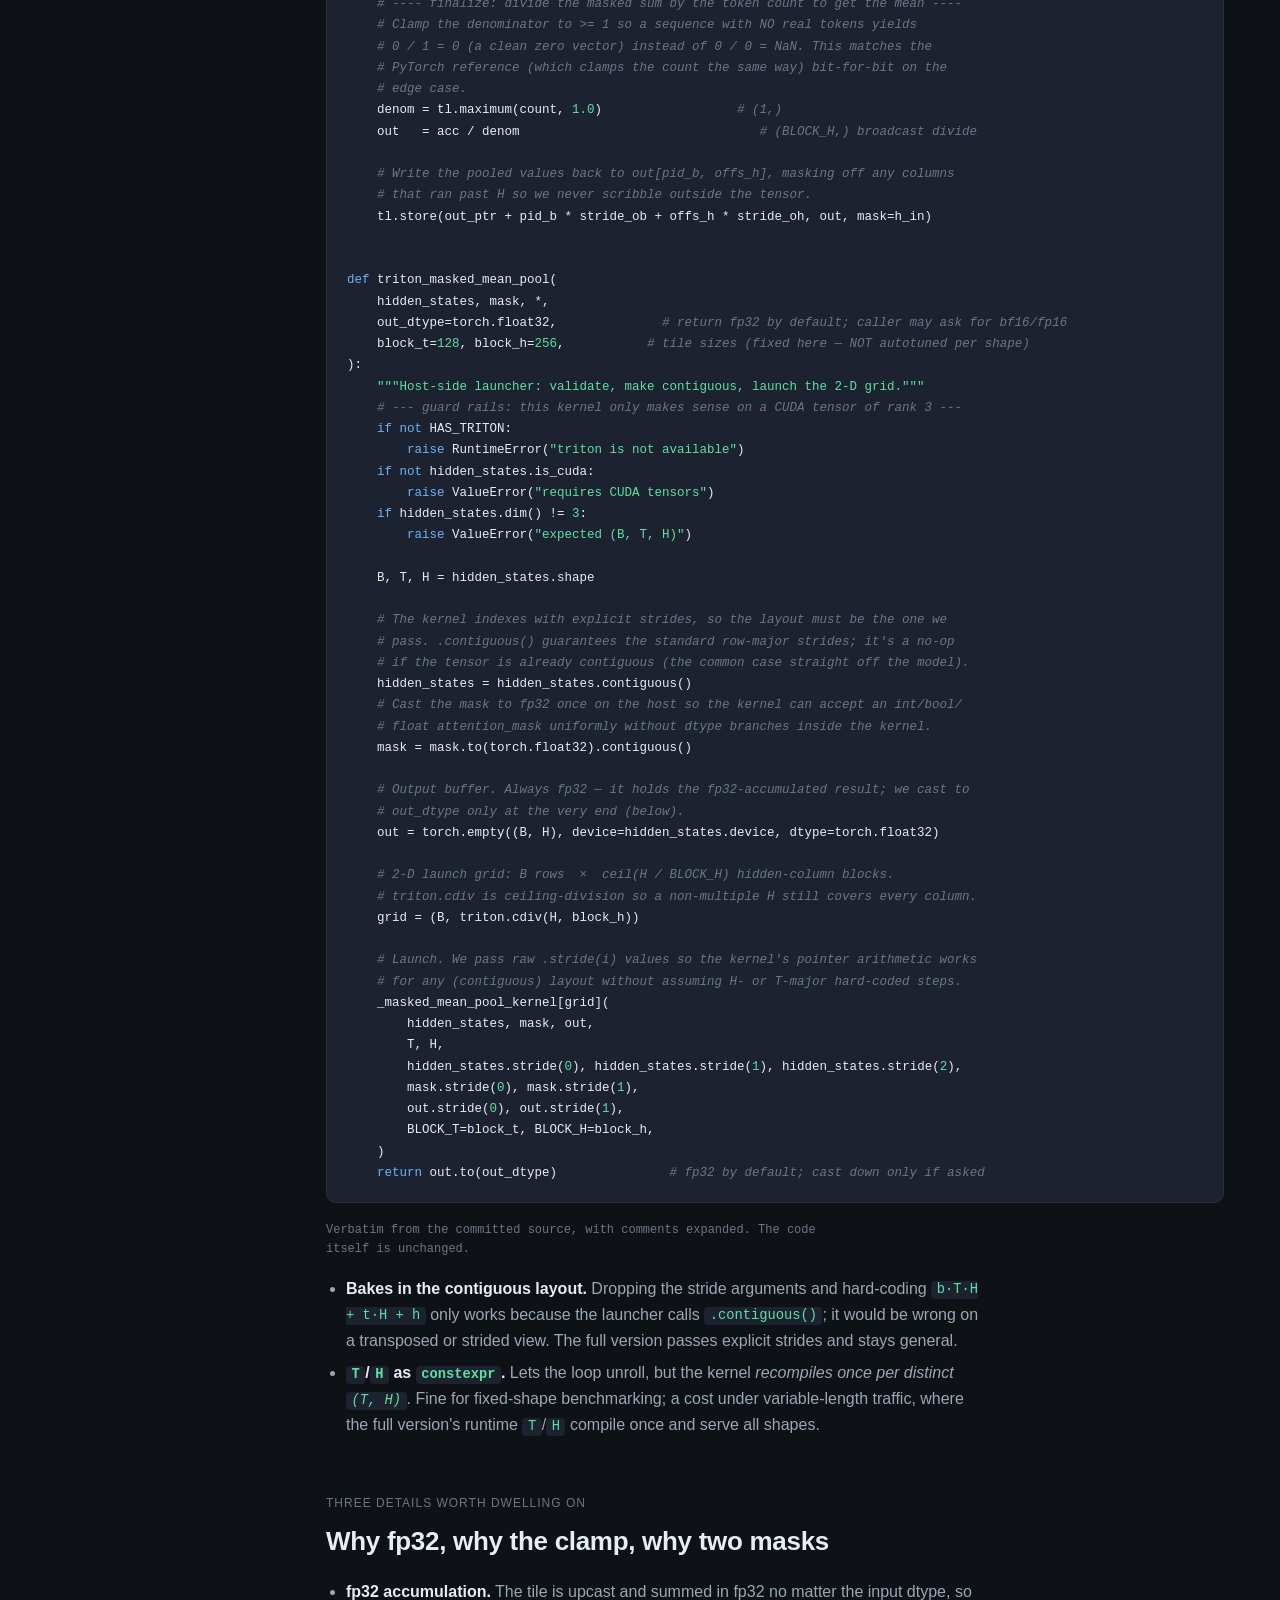
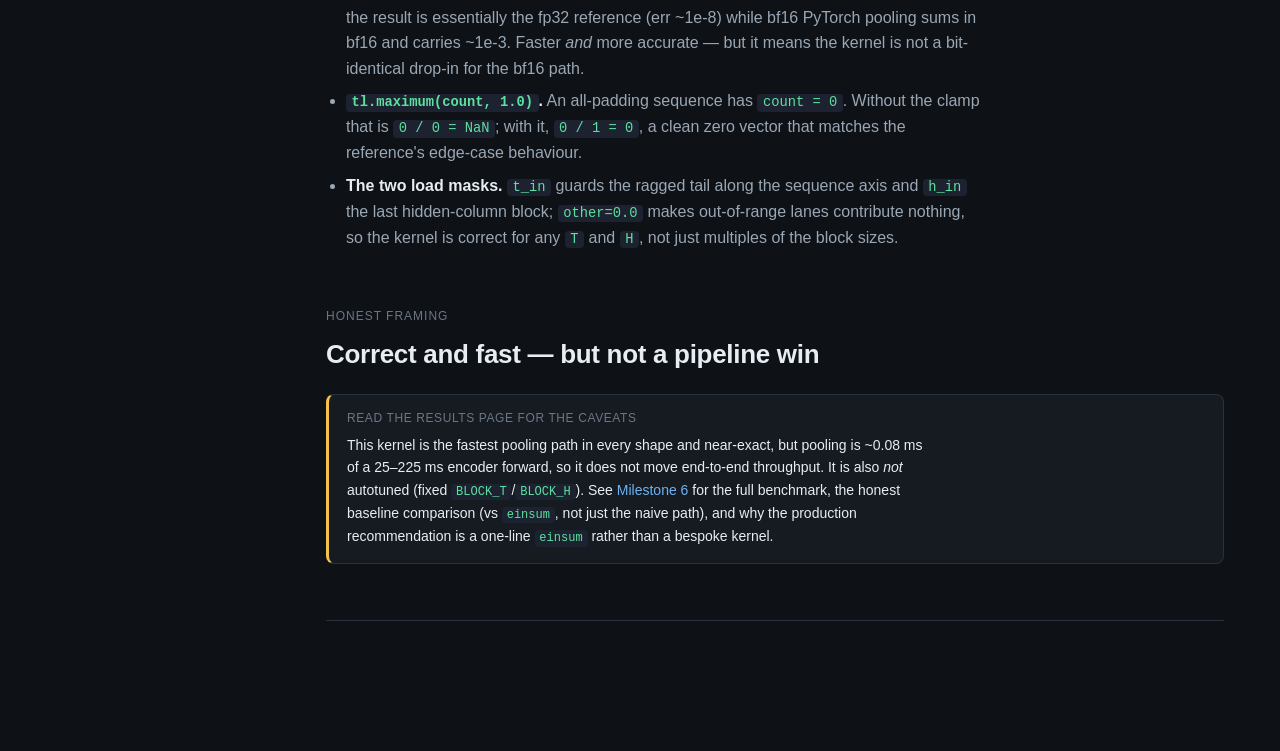
<file: site/kernel.html>
<!DOCTYPE html>
<html lang="en">
<head>
<meta charset="utf-8">
<meta name="viewport" content="width=device-width, initial-scale=1">
<title>Annotated Triton kernel · ESM2 L4</title>
<link rel="stylesheet" href="assets/style.css?v=9">
  <script>(function(){try{var t=localStorage.getItem("esm2-theme");if(t==="light")document.documentElement.setAttribute("data-theme","light");}catch(e){}})();</script>
</head>
<body data-page="kernel.html">
<div class="layout">
  <nav class="side" id="side"></nav>
  <main>
    <div class="phead">
      <div class="tag">deep dive · annotated source</div>
      <h2>The Triton masked-mean-pooling kernel, line by line</h2>
      <p class="lead">The full kernel from <a href="m6.html">Milestone 6</a>
      (<code>src/esm2_perf/triton_pooling.py</code>), reproduced here with extensive comments.
      It fuses the masked mean pooling step — multiply by mask, sum over the sequence axis,
      divide by the token count — into a single pass that never writes the
      <code>(B, T, H)</code> product back to GPU memory.</p>
    </div>

    <div class="cards">
      <div class="card"><div class="k">Launch grid</div><div class="v">(B, ⌈H/B<small>H</small>⌉) <small>one program per row × column-block</small></div></div>
      <div class="card"><div class="k">Reduction</div><div class="v">over T <small>streamed in BLOCK_T chunks</small></div></div>
      <div class="card"><div class="k">Accumulator</div><div class="v">fp32 <small>in registers, any input dtype</small></div></div>
      <div class="card"><div class="k">Edge case</div><div class="v">0/1 <small>all-pad row → zero, not NaN</small></div></div>
    </div>

    <section>
      <div class="kicker">Mental model</div>
      <h2>How the work is split</h2>
      <p>The kernel is launched as a 2-D grid of independent programs of shape
      <code>(B, ⌈H / BLOCK_H⌉)</code>. Program <code>(pid_b, pid_h)</code> owns exactly one
      batch row and one <code>BLOCK_H</code>-wide slice of the 1280-dim hidden vector, and is
      solely responsible for <code>out[pid_b, pid_h·BLOCK_H : +BLOCK_H]</code>. Inside, it walks
      the sequence axis <code>T</code> in <code>BLOCK_T</code>-sized chunks, keeping a running
      fp32 sum and token count in registers — so the big <code>(B, T, H)</code> tensor is read
      once, streaming, and the masked sum + divide happen on-chip.</p>
    </section>

    <section>
      <div class="kicker">Full source · <code>src/esm2_perf/triton_pooling.py</code></div>
      <h2>The kernel</h2>
      <p>Two equivalent versions of the same kernel — identical results, pick your reading level.
      <b>Full · in use</b> is the committed source: explicit strides and runtime <code>T</code>/<code>H</code>,
      so it stays general and compiles once for all shapes. <b>Simplified · readable</b> is a shorter
      variant that bakes in the contiguous layout and marks <code>T</code>/<code>H</code> as
      <code>constexpr</code> (trade-offs noted under it).</p>
      <div class="controls" id="kernel-switch">
        <span style="color:var(--faint);font-size:12px;margin-right:4px">version:</span>
        <button data-v="full" class="on">Full · in use</button>
        <button data-v="simple">Simplified · readable</button>
      </div>
      <div id="code-full">
<pre class="code"><span class="c"># ===========================================================================
# esm2_perf/triton_pooling.py
# Masked mean pooling over real amino-acid tokens, as ONE fused GPU kernel.
# ===========================================================================
#
# What it computes, for every sequence b and hidden channel h:
#
#     out[b, h]  =  ( Σ_t  mask[b,t] · hidden[b,t,h] )  /  max( Σ_t mask[b,t], 1 )
#
#   hidden : (B, T, H)   per-token encoder outputs (T includes &lt;cls&gt;/&lt;eos&gt; + padding)
#   mask   : (B, T)      1.0 = real amino-acid token, 0.0 = padding / special token
#   out    : (B, H)      one pooled embedding per sequence  (H = 1280 for ESM2-650M)
#
# Why hand-write it: do the multiply, the sum over T, and the divide in a SINGLE
# pass that never materialises the (B, T, H) product in GPU memory. The PyTorch
# one-liner `(hidden * mask).sum(1)` writes that whole tensor to HBM and reads it
# back; pooling is memory-bound, so removing that round-trip is the entire win.</span>

<span class="k">import</span> torch

<span class="c"># Triton is a GPU-only dependency. Import it lazily so that importing this module
# on a CPU-only machine (e.g. for the non-GPU unit tests, or `import esm2_perf`)
# does not raise — HAS_TRITON gates the kernel and its launcher.</span>
<span class="k">try</span>:
    <span class="k">import</span> triton
    <span class="k">import</span> triton.language <span class="k">as</span> tl
    HAS_TRITON = <span class="k">True</span>
<span class="k">except</span> ImportError:
    HAS_TRITON = <span class="k">False</span>


<span class="k">@triton.jit</span>                              <span class="c"># compiled to a GPU kernel on first call, then cached</span>
<span class="k">def</span> _masked_mean_pool_kernel(
    hidden_ptr, mask_ptr, out_ptr,        <span class="c"># base GPU addresses of the three tensors</span>
    T, H,                                 <span class="c"># runtime sizes: sequence length, hidden size</span>
    stride_hb, stride_ht, stride_hh,      <span class="c"># hidden strides: elements to step per b / t / h</span>
    stride_mb, stride_mt,                 <span class="c"># mask strides:   per b / t</span>
    stride_ob, stride_oh,                 <span class="c"># out strides:    per b / h</span>
    BLOCK_T: tl.constexpr,                <span class="c"># compile-time tile sizes. constexpr =&gt; baked into</span>
    BLOCK_H: tl.constexpr,                <span class="c">#   the kernel, so loops unroll &amp; registers are sized</span>
):
    <span class="c"># ---- which slice of the output does THIS program instance compute? ----
    # The grid is 2-D: (B, ceil(H / BLOCK_H)). Each (pid_b, pid_h) pair is an
    # independent program that produces out[pid_b, pid_h*BLOCK_H : +BLOCK_H].
    # There is no cross-program communication — every output element has exactly
    # one owner, so no atomics or locks are needed.</span>
    pid_b = tl.program_id(<span class="s">0</span>)              <span class="c"># this program's batch row</span>
    pid_h = tl.program_id(<span class="s">1</span>)              <span class="c"># this program's BLOCK_H-wide hidden-column slice</span>

    <span class="c"># The hidden columns this program writes, e.g. [256, 257, ... 511].
    # The final column block may run past H (1280 = 5×256 is exact here, but the
    # kernel must stay correct for any H), so carry a validity mask alongside.</span>
    offs_h = pid_h * BLOCK_H + tl.arange(<span class="s">0</span>, BLOCK_H)   <span class="c"># (BLOCK_H,) column indices</span>
    h_in   = offs_h &lt; H                                <span class="c"># (BLOCK_H,) True where the column is real</span>

    <span class="c"># ---- accumulators live in registers, in fp32, for the whole reduction ----
    # acc   = running Σ mask·hidden for these BLOCK_H columns
    # count = running Σ mask for this row (same for every column → a scalar)
    # Accumulating in fp32 regardless of the input dtype is exactly why this
    # kernel is MORE accurate than bf16 PyTorch pooling (err ~1e-8 vs ~1e-3).</span>
    acc   = tl.zeros((BLOCK_H,), dtype=tl.float32)
    count = tl.zeros((<span class="s">1</span>,),       dtype=tl.float32)

    <span class="c"># ---- stream over the sequence axis T, one BLOCK_T chunk at a time ----
    # This is the reduction loop. T can be hundreds of tokens; we never hold the
    # whole row at once, just a BLOCK_T×BLOCK_H tile per iteration.</span>
    <span class="k">for</span> t0 <span class="k">in</span> range(<span class="s">0</span>, T, BLOCK_T):
        offs_t = t0 + tl.arange(<span class="s">0</span>, BLOCK_T)        <span class="c"># (BLOCK_T,) token indices in this chunk</span>
        t_in   = offs_t &lt; T                            <span class="c"># (BLOCK_T,) True where token is real (not tail pad)</span>

        <span class="c"># Load the mask for these tokens. Lanes past T read 0.0 (other=0.0), so they
        # contribute nothing to either the weighted sum or the count.</span>
        m = tl.load(
            mask_ptr + pid_b * stride_mb + offs_t * stride_mt,
            mask=t_in, other=<span class="s">0.0</span>,
        ).to(tl.float32)                               <span class="c"># (BLOCK_T,)</span>

        <span class="c"># Build the address of every element in the (BLOCK_T, BLOCK_H) hidden tile.
        # Broadcasting a column vector of token offsets against a row vector of
        # hidden offsets yields a 2-D grid of per-element addresses:
        #   element (t, h) lives at  base + b·stride_b + t·stride_t + h·stride_h</span>
        h_ptrs = (
            hidden_ptr
            + pid_b * stride_hb
            + offs_t[:, <span class="k">None</span>] * stride_ht           <span class="c"># (BLOCK_T, 1)</span>
            + offs_h[<span class="k">None</span>, :] * stride_hh           <span class="c"># (1, BLOCK_H)</span>
        )
        <span class="c"># Load the tile. The 2-D mask zeroes out lanes outside the real (T, H) region
        # (ragged tail in either dimension). Upcast to fp32 for the math.</span>
        tile = tl.load(
            h_ptrs, mask=t_in[:, <span class="k">None</span>] &amp; h_in[<span class="k">None</span>, :], other=<span class="s">0.0</span>,
        ).to(tl.float32)                               <span class="c"># (BLOCK_T, BLOCK_H)</span>

        <span class="c"># Weight each token's row by its mask value, then reduce over the token axis
        # (axis 0). Padding tokens have m = 0, so they add nothing — that is the
        # "masked" in masked mean. This keeps the running sum entirely on-chip.</span>
        acc   += tl.sum(tile * m[:, <span class="k">None</span>], axis=<span class="s">0</span>)     <span class="c"># (BLOCK_H,)</span>
        count += tl.sum(m, axis=<span class="s">0</span>)                     <span class="c"># scalar held in a (1,) tensor</span>

    <span class="c"># ---- finalize: divide the masked sum by the token count to get the mean ----
    # Clamp the denominator to &gt;= 1 so a sequence with NO real tokens yields
    # 0 / 1 = 0 (a clean zero vector) instead of 0 / 0 = NaN. This matches the
    # PyTorch reference (which clamps the count the same way) bit-for-bit on the
    # edge case.</span>
    denom = tl.maximum(count, <span class="s">1.0</span>)                  <span class="c"># (1,)</span>
    out   = acc / denom                                <span class="c"># (BLOCK_H,) broadcast divide</span>

    <span class="c"># Write the pooled values back to out[pid_b, offs_h], masking off any columns
    # that ran past H so we never scribble outside the tensor.</span>
    tl.store(out_ptr + pid_b * stride_ob + offs_h * stride_oh, out, mask=h_in)


<span class="k">def</span> triton_masked_mean_pool(
    hidden_states, mask, *,
    out_dtype=torch.float32,              <span class="c"># return fp32 by default; caller may ask for bf16/fp16</span>
    block_t=<span class="s">128</span>, block_h=<span class="s">256</span>,           <span class="c"># tile sizes (fixed here — NOT autotuned per shape)</span>
):
    <span class="s">"""Host-side launcher: validate, make contiguous, launch the 2-D grid."""</span>
    <span class="c"># --- guard rails: this kernel only makes sense on a CUDA tensor of rank 3 ---</span>
    <span class="k">if</span> <span class="k">not</span> HAS_TRITON:
        <span class="k">raise</span> RuntimeError(<span class="s">"triton is not available"</span>)
    <span class="k">if</span> <span class="k">not</span> hidden_states.is_cuda:
        <span class="k">raise</span> ValueError(<span class="s">"requires CUDA tensors"</span>)
    <span class="k">if</span> hidden_states.dim() != <span class="s">3</span>:
        <span class="k">raise</span> ValueError(<span class="s">"expected (B, T, H)"</span>)

    B, T, H = hidden_states.shape

    <span class="c"># The kernel indexes with explicit strides, so the layout must be the one we
    # pass. .contiguous() guarantees the standard row-major strides; it's a no-op
    # if the tensor is already contiguous (the common case straight off the model).</span>
    hidden_states = hidden_states.contiguous()
    <span class="c"># Cast the mask to fp32 once on the host so the kernel can accept an int/bool/
    # float attention_mask uniformly without dtype branches inside the kernel.</span>
    mask = mask.to(torch.float32).contiguous()

    <span class="c"># Output buffer. Always fp32 — it holds the fp32-accumulated result; we cast to
    # out_dtype only at the very end (below).</span>
    out = torch.empty((B, H), device=hidden_states.device, dtype=torch.float32)

    <span class="c"># 2-D launch grid: B rows  ×  ceil(H / BLOCK_H) hidden-column blocks.
    # triton.cdiv is ceiling-division so a non-multiple H still covers every column.</span>
    grid = (B, triton.cdiv(H, block_h))

    <span class="c"># Launch. We pass raw .stride(i) values so the kernel's pointer arithmetic works
    # for any (contiguous) layout without assuming H- or T-major hard-coded steps.</span>
    _masked_mean_pool_kernel[grid](
        hidden_states, mask, out,
        T, H,
        hidden_states.stride(<span class="s">0</span>), hidden_states.stride(<span class="s">1</span>), hidden_states.stride(<span class="s">2</span>),
        mask.stride(<span class="s">0</span>), mask.stride(<span class="s">1</span>),
        out.stride(<span class="s">0</span>), out.stride(<span class="s">1</span>),
        BLOCK_T=block_t, BLOCK_H=block_h,
    )
    <span class="k">return</span> out.to(out_dtype)               <span class="c"># fp32 by default; cast down only if asked</span></pre>
        <p class="codecap">Verbatim from the committed source, with comments expanded. The code itself is unchanged.</p>
      </div>

      <div id="code-simple" hidden>
<pre class="code"><span class="c"># ---------------------------------------------------------------------------
# Simplified variant — same math, fewer moving parts, identical results.
# Two deliberate shortcuts vs the full version (costs noted below the code):
#   * No stride arguments. Addresses assume the standard CONTIGUOUS layout:
#       row b at  b·T·H,  token t at  +t·H,  channel h at  +h.
#     The launcher's .contiguous() call is what makes that assumption safe.
#   * T and H are tl.constexpr (compile-time), so the loop can fully unroll —
#     at the cost of recompiling the kernel once per distinct (T, H) shape.
# ---------------------------------------------------------------------------</span>
<span class="k">if</span> HAS_TRITON:

    <span class="k">@triton.jit</span>
    <span class="k">def</span> _masked_mean_pool_kernel(
        hidden,                           <span class="c"># (B, T, H) contiguous — base pointer</span>
        mask,                             <span class="c"># (B, T)    contiguous — base pointer</span>
        out,                              <span class="c"># (B, H)    contiguous — base pointer</span>
        T: tl.constexpr,                  <span class="c"># sequence length (constexpr =&gt; loop unrolls per shape)</span>
        H: tl.constexpr,                  <span class="c"># hidden size = 1280</span>
        BLOCK_T: tl.constexpr,            <span class="c"># tokens handled per loop iteration</span>
        BLOCK_H: tl.constexpr,            <span class="c"># hidden channels handled by this program</span>
    ):
        b = tl.program_id(<span class="s">0</span>)                <span class="c"># this program's batch row</span>
        h = tl.program_id(<span class="s">1</span>) * BLOCK_H + tl.arange(<span class="s">0</span>, BLOCK_H)   <span class="c"># its hidden columns</span>
        h_ok = h &lt; H                                       <span class="c"># guard the final column block</span>

        acc   = tl.zeros((BLOCK_H,), dtype=tl.float32)     <span class="c"># Σ mask·hidden — fp32 registers</span>
        count = tl.full((), <span class="s">0.0</span>, tl.float32)            <span class="c"># Σ mask — a 0-D fp32 scalar</span>

        <span class="k">for</span> t0 <span class="k">in</span> range(<span class="s">0</span>, T, BLOCK_T):           <span class="c"># stream over the sequence axis</span>
            t = t0 + tl.arange(<span class="s">0</span>, BLOCK_T)
            t_ok = t &lt; T                                   <span class="c"># guard the ragged tail</span>

            <span class="c"># mask[b, t]:  row b starts at b·T, token t at +t. Pad lanes read 0.0.</span>
            m = tl.load(mask + b * T + t, mask=t_ok, other=<span class="s">0.0</span>).to(tl.float32)
            <span class="c"># hidden[b, t, h] = b·T·H + t·H + h, broadcast to a (BLOCK_T, BLOCK_H) tile.</span>
            x = tl.load(
                hidden + b * T * H + t[:, <span class="k">None</span>] * H + h[<span class="k">None</span>, :],
                mask=t_ok[:, <span class="k">None</span>] &amp; h_ok[<span class="k">None</span>, :],
                other=<span class="s">0.0</span>,
            ).to(tl.float32)

            acc   += tl.sum(x * m[:, <span class="k">None</span>], axis=<span class="s">0</span>)        <span class="c"># masked sum over tokens</span>
            count += tl.sum(m, axis=<span class="s">0</span>)                    <span class="c"># token count</span>

        y = acc / tl.maximum(count, <span class="s">1.0</span>)               <span class="c"># mean; clamp =&gt; all-pad row → 0, not NaN</span>
        tl.store(out + b * H + h, y, mask=h_ok)            <span class="c"># Triton casts fp32 → out.dtype on store</span>


<span class="k">def</span> triton_masked_mean_pool(
    hidden_states, mask, *,
    out_dtype=torch.float32, block_t=<span class="s">128</span>, block_h=<span class="s">256</span>,
):
    <span class="k">if</span> <span class="k">not</span> HAS_TRITON:
        <span class="k">raise</span> RuntimeError(<span class="s">"triton is not available"</span>)
    <span class="k">if</span> <span class="k">not</span> hidden_states.is_cuda:
        <span class="k">raise</span> ValueError(<span class="s">"requires CUDA tensors"</span>)
    <span class="k">if</span> hidden_states.dim() != <span class="s">3</span>:
        <span class="k">raise</span> ValueError(<span class="s">"expected (B, T, H)"</span>)

    hidden_states = hidden_states.contiguous()        <span class="c"># the kernel assumes this exact layout</span>
    mask = mask.to(torch.float32).contiguous()

    B, T, H = hidden_states.shape
    <span class="c"># Allocate straight in out_dtype: tl.store casts the fp32 result on the way out,
    # so there is no separate .to() or extra tensor at the end.</span>
    out = torch.empty((B, H), device=hidden_states.device, dtype=out_dtype)

    _masked_mean_pool_kernel[(B, triton.cdiv(H, block_h))](
        hidden_states, mask, out,
        T, H, BLOCK_T=block_t, BLOCK_H=block_h,
    )
    <span class="k">return</span> out</pre>
        <p class="codecap">Shorter and equivalent — produces identical results. The two simplifications have costs:</p>
      </div>

      <ul class="clean">
        <li><b>Bakes in the contiguous layout.</b> Dropping the stride arguments and hard-coding
        <code>b·T·H + t·H + h</code> only works because the launcher calls <code>.contiguous()</code>;
        it would be wrong on a transposed or strided view. The full version passes explicit strides
        and stays general.</li>
        <li><b><code>T</code>/<code>H</code> as <code>constexpr</code>.</b> Lets the loop unroll, but
        the kernel <em>recompiles once per distinct <code>(T, H)</code></em>. Fine for fixed-shape
        benchmarking; a cost under variable-length traffic, where the full version's runtime
        <code>T</code>/<code>H</code> compile once and serve all shapes.</li>
      </ul>
    </section>

    <section>
      <div class="kicker">Three details worth dwelling on</div>
      <h2>Why fp32, why the clamp, why two masks</h2>
      <ul class="clean">
        <li><b>fp32 accumulation.</b> The tile is upcast and summed in fp32 no matter the input
        dtype, so the result is essentially the fp32 reference (err ~1e-8) while bf16 PyTorch
        pooling sums in bf16 and carries ~1e-3. Faster <em>and</em> more accurate — but it means
        the kernel is not a bit-identical drop-in for the bf16 path.</li>
        <li><b><code>tl.maximum(count, 1.0)</code>.</b> An all-padding sequence has
        <code>count = 0</code>. Without the clamp that is <code>0 / 0 = NaN</code>; with it,
        <code>0 / 1 = 0</code>, a clean zero vector that matches the reference's edge-case
        behaviour.</li>
        <li><b>The two load masks.</b> <code>t_in</code> guards the ragged tail along the
        sequence axis and <code>h_in</code> the last hidden-column block; <code>other=0.0</code>
        makes out-of-range lanes contribute nothing, so the kernel is correct for any
        <code>T</code> and <code>H</code>, not just multiples of the block sizes.</li>
      </ul>
    </section>

    <section>
      <div class="kicker">Honest framing</div>
      <h2>Correct and fast — but not a pipeline win</h2>
      <div class="note warn">
        <div class="h">Read the results page for the caveats</div>
        <p>This kernel is the fastest pooling path in every shape and near-exact, but pooling is
        ~0.08 ms of a 25–225 ms encoder forward, so it does not move end-to-end throughput. It is
        also <em>not</em> autotuned (fixed <code>BLOCK_T</code>/<code>BLOCK_H</code>). See
        <a href="m6.html">Milestone 6</a> for the full benchmark, the honest baseline comparison
        (vs <code>einsum</code>, not just the naive path), and why the production recommendation is
        a one-line <code>einsum</code> rather than a bespoke kernel.</p>
      </div>
    </section>

    <div class="pager" id="pager"></div>
  </main>
</div>
<script>
// Toggle between the full (in-use) and simplified (readable) kernel versions.
(function(){
  const sw = document.getElementById('kernel-switch');
  if(!sw) return;
  const full = document.getElementById('code-full');
  const simple = document.getElementById('code-simple');
  sw.querySelectorAll('button').forEach(b=>{
    b.addEventListener('click', ()=>{
      sw.querySelectorAll('button').forEach(x=>x.classList.remove('on'));
      b.classList.add('on');
      const showFull = b.dataset.v === 'full';
      full.hidden = !showFull;
      simple.hidden = showFull;
    });
  });
})();
</script>
<script src="assets/nav.js?v=10"></script>
</body>
</html>
</file>
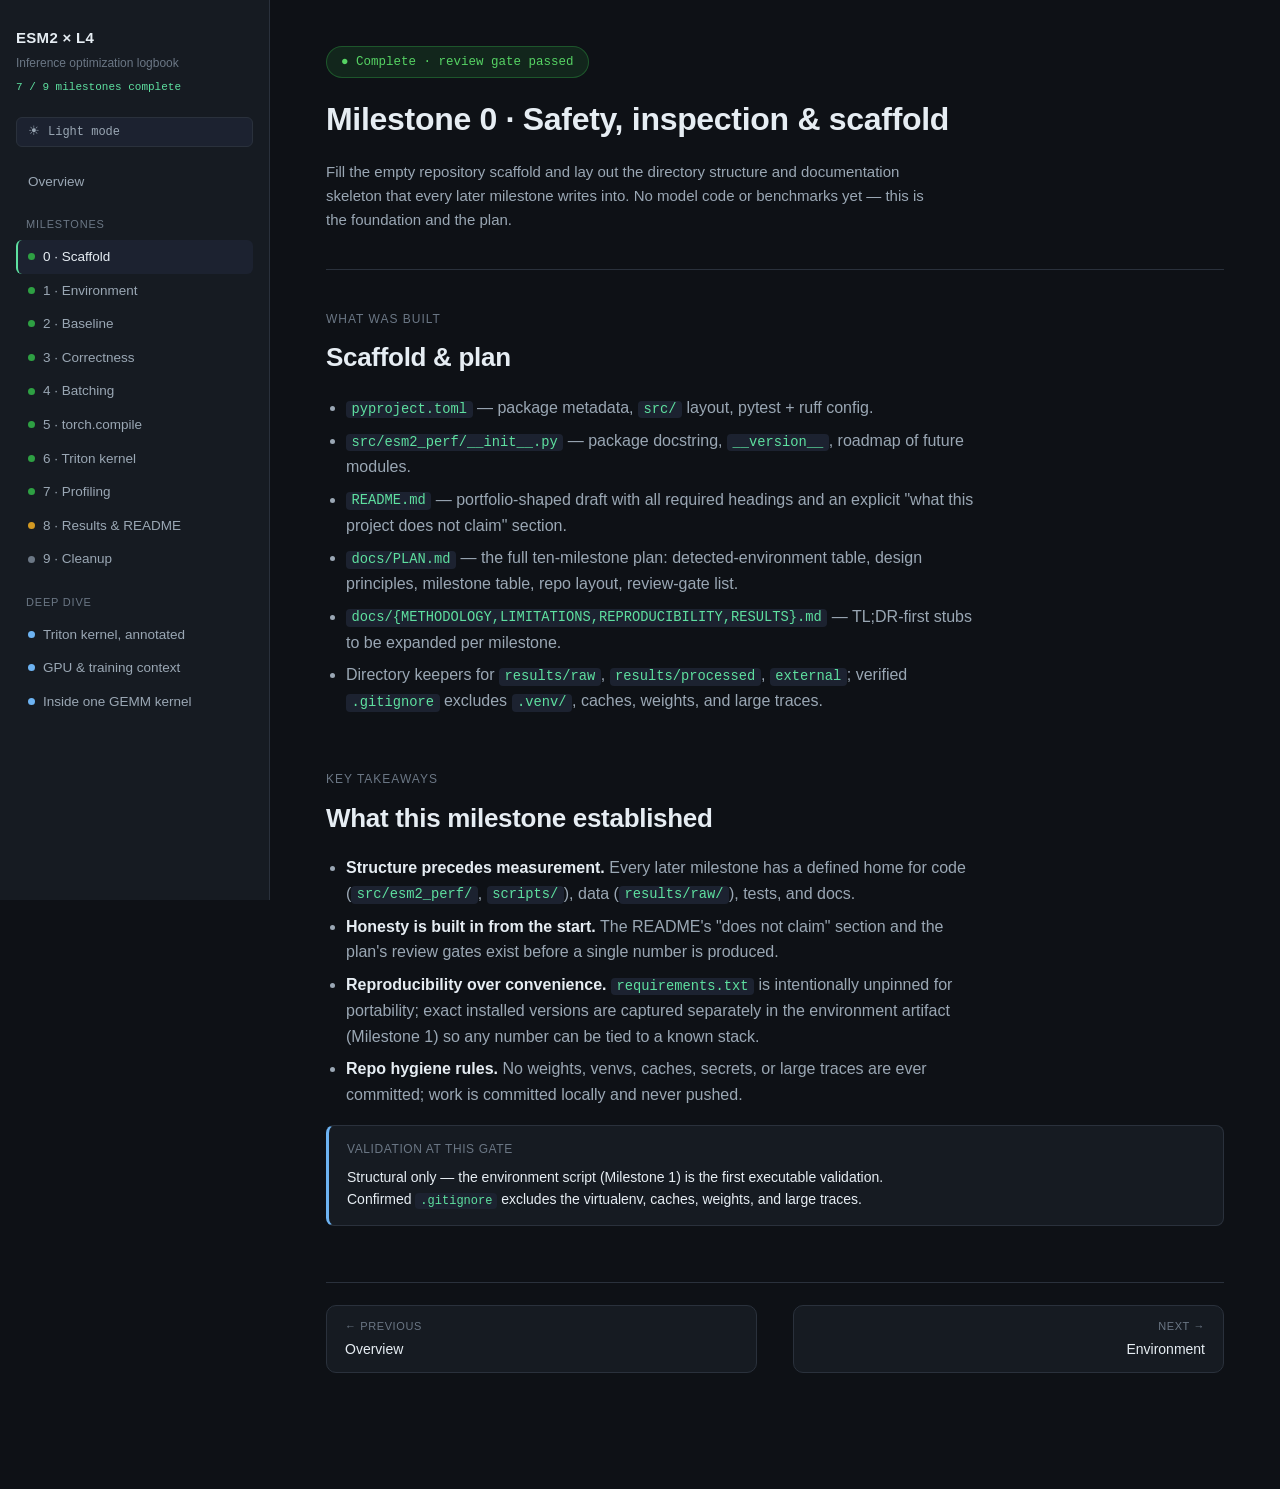
<file: site/m0.html>
<!DOCTYPE html>
<html lang="en">
<head>
<meta charset="utf-8">
<meta name="viewport" content="width=device-width, initial-scale=1">
<title>M0 · Scaffold · ESM2 L4</title>
<link rel="stylesheet" href="assets/style.css?v=9">
  <script>(function(){try{var t=localStorage.getItem("esm2-theme");if(t==="light")document.documentElement.setAttribute("data-theme","light");}catch(e){}})();</script>
</head>
<body data-page="m0.html">
<div class="layout">
  <nav class="side" id="side"></nav>
  <main>
    <div class="phead">
      <div class="statusline done">● Complete · review gate passed</div>
      <h2>Milestone 0 · Safety, inspection &amp; scaffold</h2>
      <p class="lead">Fill the empty repository scaffold and lay out the directory structure and
      documentation skeleton that every later milestone writes into. No model code or benchmarks yet —
      this is the foundation and the plan.</p>
    </div>

    <section>
      <div class="kicker">What was built</div>
      <h2>Scaffold &amp; plan</h2>
      <ul class="clean">
        <li><code>pyproject.toml</code> — package metadata, <code>src/</code> layout, pytest + ruff config.</li>
        <li><code>src/esm2_perf/__init__.py</code> — package docstring, <code>__version__</code>, roadmap of future modules.</li>
        <li><code>README.md</code> — portfolio-shaped draft with all required headings and an explicit
        "what this project does not claim" section.</li>
        <li><code>docs/PLAN.md</code> — the full ten-milestone plan: detected-environment table, design
        principles, milestone table, repo layout, review-gate list.</li>
        <li><code>docs/{METHODOLOGY,LIMITATIONS,REPRODUCIBILITY,RESULTS}.md</code> — TL;DR-first stubs to
        be expanded per milestone.</li>
        <li>Directory keepers for <code>results/raw</code>, <code>results/processed</code>, <code>external</code>;
        verified <code>.gitignore</code> excludes <code>.venv/</code>, caches, weights, and large traces.</li>
      </ul>
    </section>

    <section>
      <div class="kicker">Key takeaways</div>
      <h2>What this milestone established</h2>
      <ul class="clean">
        <li><b>Structure precedes measurement.</b> Every later milestone has a defined home for code
        (<code>src/esm2_perf/</code>, <code>scripts/</code>), data (<code>results/raw/</code>), tests, and docs.</li>
        <li><b>Honesty is built in from the start.</b> The README's "does not claim" section and the
        plan's review gates exist before a single number is produced.</li>
        <li><b>Reproducibility over convenience.</b> <code>requirements.txt</code> is intentionally
        unpinned for portability; exact installed versions are captured separately in the environment
        artifact (Milestone 1) so any number can be tied to a known stack.</li>
        <li><b>Repo hygiene rules.</b> No weights, venvs, caches, secrets, or large traces are ever
        committed; work is committed locally and never pushed.</li>
      </ul>
      <div class="note">
        <div class="h">Validation at this gate</div>
        <p>Structural only — the environment script (Milestone 1) is the first executable validation.
        Confirmed <code>.gitignore</code> excludes the virtualenv, caches, weights, and large traces.</p>
      </div>
    </section>

    <div class="pager" id="pager"></div>
  </main>
</div>
<script src="assets/nav.js?v=10"></script>
</body>
</html>
</file>
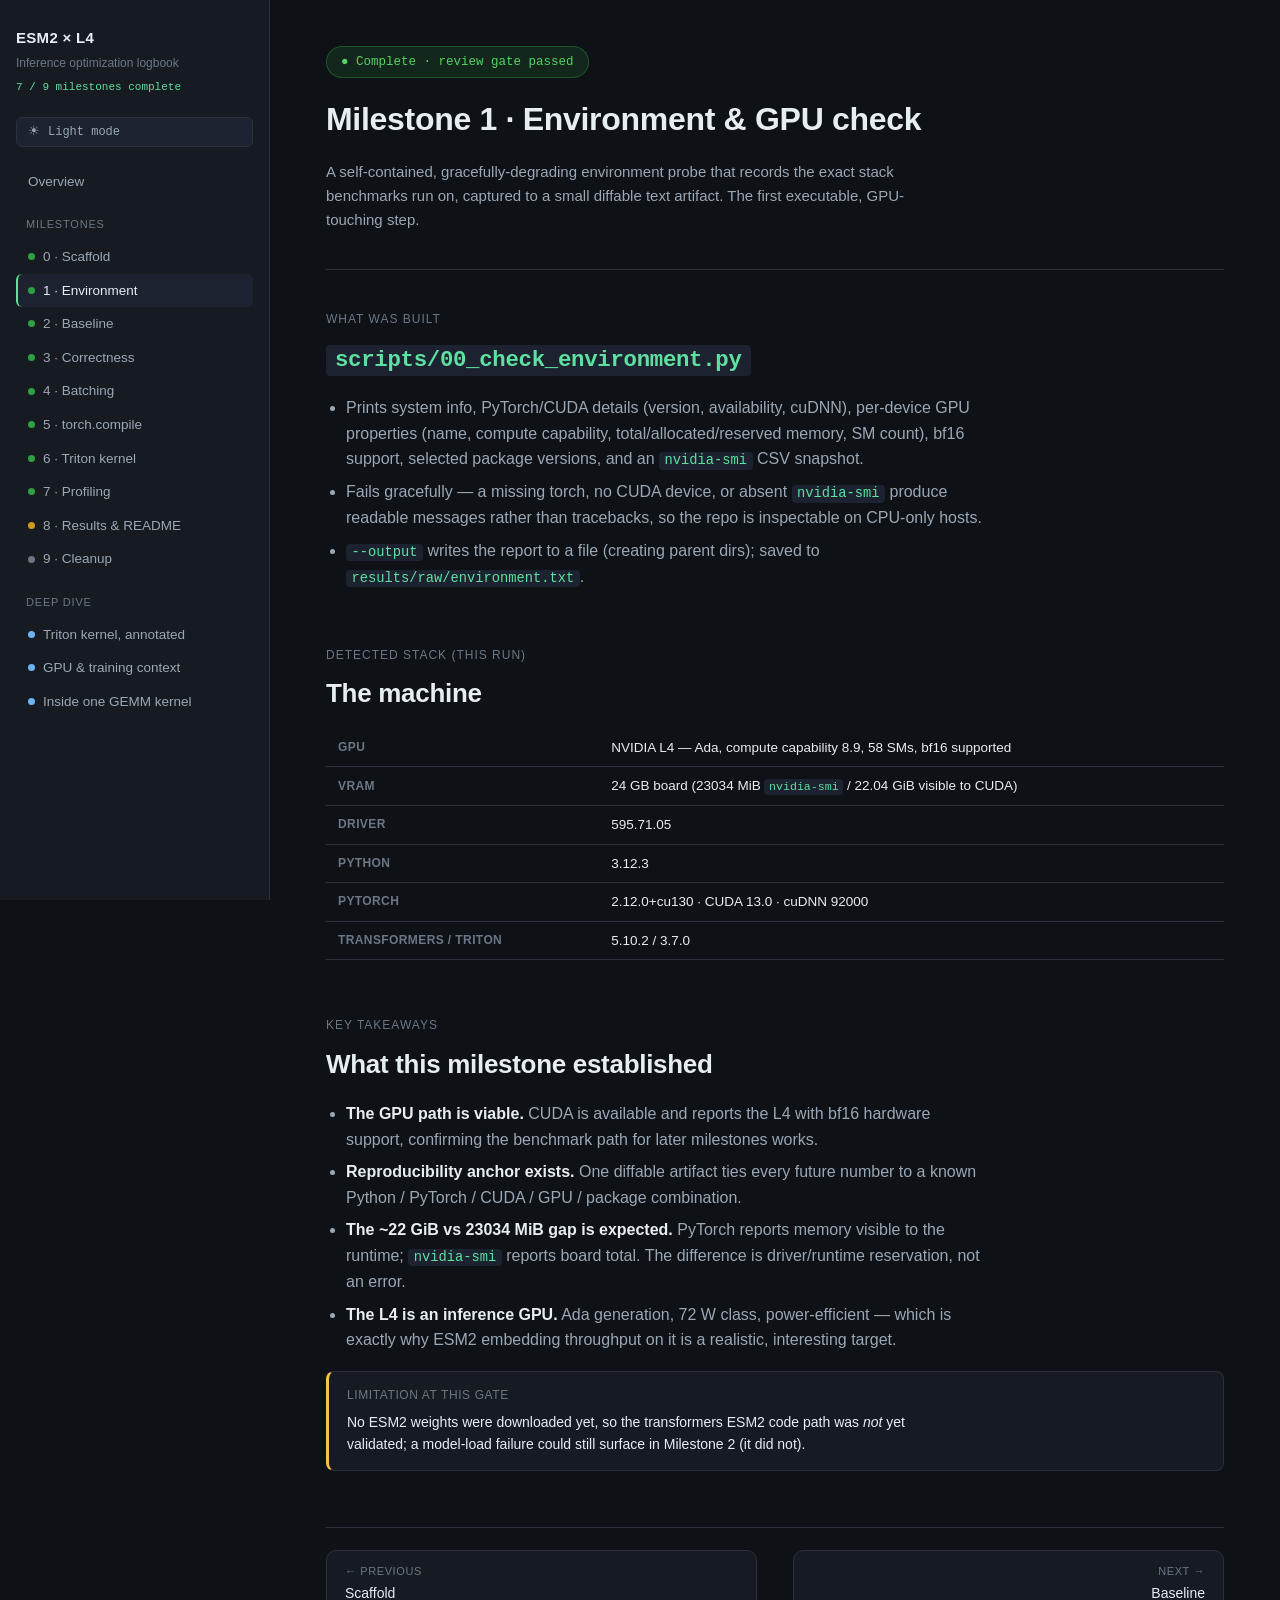
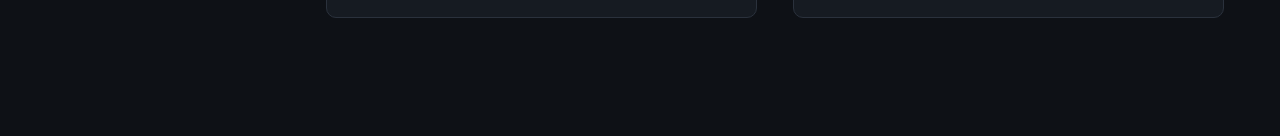
<file: site/m1.html>
<!DOCTYPE html>
<html lang="en">
<head>
<meta charset="utf-8">
<meta name="viewport" content="width=device-width, initial-scale=1">
<title>M1 · Environment · ESM2 L4</title>
<link rel="stylesheet" href="assets/style.css?v=9">
  <script>(function(){try{var t=localStorage.getItem("esm2-theme");if(t==="light")document.documentElement.setAttribute("data-theme","light");}catch(e){}})();</script>
</head>
<body data-page="m1.html">
<div class="layout">
  <nav class="side" id="side"></nav>
  <main>
    <div class="phead">
      <div class="statusline done">● Complete · review gate passed</div>
      <h2>Milestone 1 · Environment &amp; GPU check</h2>
      <p class="lead">A self-contained, gracefully-degrading environment probe that records the exact
      stack benchmarks run on, captured to a small diffable text artifact. The first executable,
      GPU-touching step.</p>
    </div>

    <section>
      <div class="kicker">What was built</div>
      <h2><code>scripts/00_check_environment.py</code></h2>
      <ul class="clean">
        <li>Prints system info, PyTorch/CUDA details (version, availability, cuDNN), per-device GPU
        properties (name, compute capability, total/allocated/reserved memory, SM count), bf16 support,
        selected package versions, and an <code>nvidia-smi</code> CSV snapshot.</li>
        <li>Fails gracefully — a missing torch, no CUDA device, or absent <code>nvidia-smi</code> produce
        readable messages rather than tracebacks, so the repo is inspectable on CPU-only hosts.</li>
        <li><code>--output</code> writes the report to a file (creating parent dirs); saved to
        <code>results/raw/environment.txt</code>.</li>
      </ul>
    </section>

    <section>
      <div class="kicker">Detected stack (this run)</div>
      <h2>The machine</h2>
      <table>
        <tbody>
          <tr><th>GPU</th><td>NVIDIA L4 — Ada, compute capability 8.9, 58 SMs, bf16 supported</td></tr>
          <tr><th>VRAM</th><td>24 GB board (23034 MiB <code>nvidia-smi</code> / 22.04 GiB visible to CUDA)</td></tr>
          <tr><th>Driver</th><td>595.71.05</td></tr>
          <tr><th>Python</th><td>3.12.3</td></tr>
          <tr><th>PyTorch</th><td>2.12.0+cu130 · CUDA 13.0 · cuDNN 92000</td></tr>
          <tr><th>transformers / triton</th><td>5.10.2 / 3.7.0</td></tr>
        </tbody>
      </table>
    </section>

    <section>
      <div class="kicker">Key takeaways</div>
      <h2>What this milestone established</h2>
      <ul class="clean">
        <li><b>The GPU path is viable.</b> CUDA is available and reports the L4 with bf16 hardware
        support, confirming the benchmark path for later milestones works.</li>
        <li><b>Reproducibility anchor exists.</b> One diffable artifact ties every future number to a
        known Python / PyTorch / CUDA / GPU / package combination.</li>
        <li><b>The ~22 GiB vs 23034 MiB gap is expected.</b> PyTorch reports memory visible to the
        runtime; <code>nvidia-smi</code> reports board total. The difference is driver/runtime
        reservation, not an error.</li>
        <li><b>The L4 is an inference GPU.</b> Ada generation, 72 W class, power-efficient — which is
        exactly why ESM2 embedding throughput on it is a realistic, interesting target.</li>
      </ul>
      <div class="note warn">
        <div class="h">Limitation at this gate</div>
        <p>No ESM2 weights were downloaded yet, so the transformers ESM2 code path was <em>not</em> yet
        validated; a model-load failure could still surface in Milestone 2 (it did not).</p>
      </div>
    </section>

    <div class="pager" id="pager"></div>
  </main>
</div>
<script src="assets/nav.js?v=10"></script>
</body>
</html>
</file>
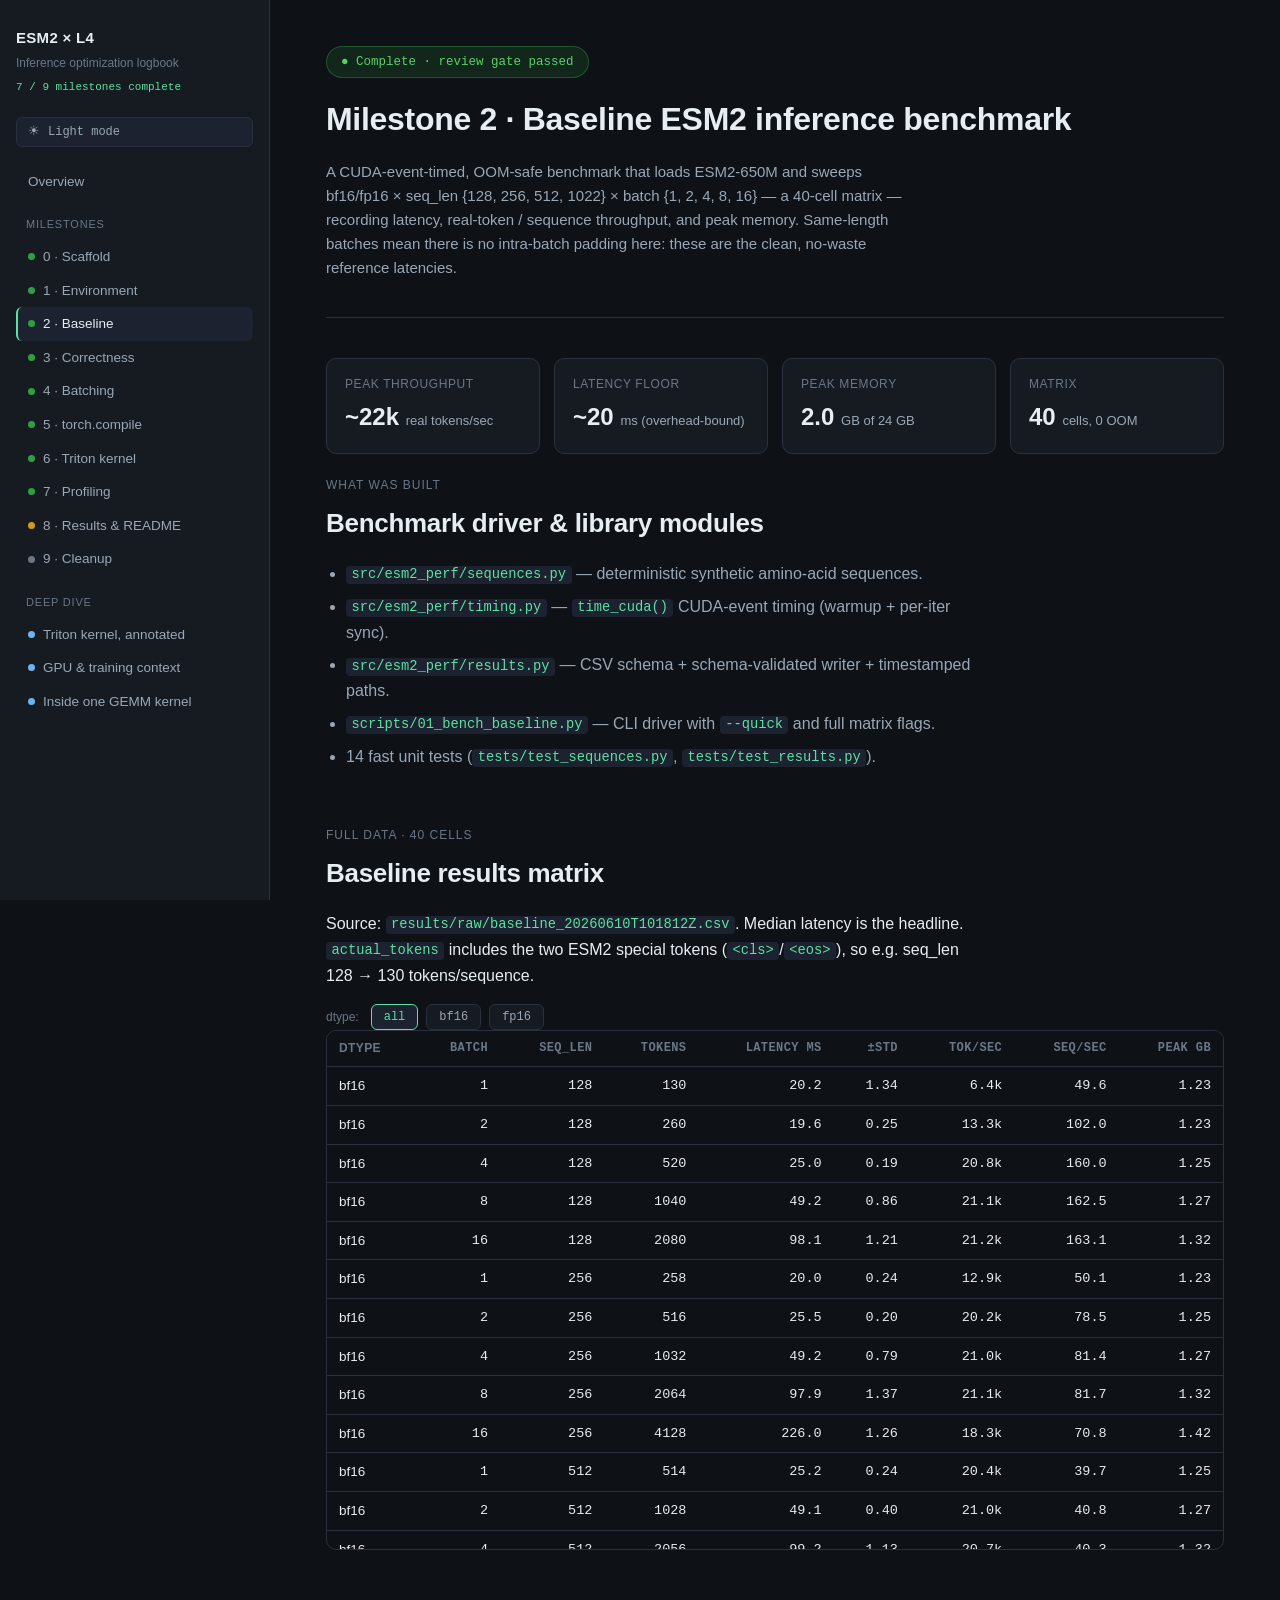
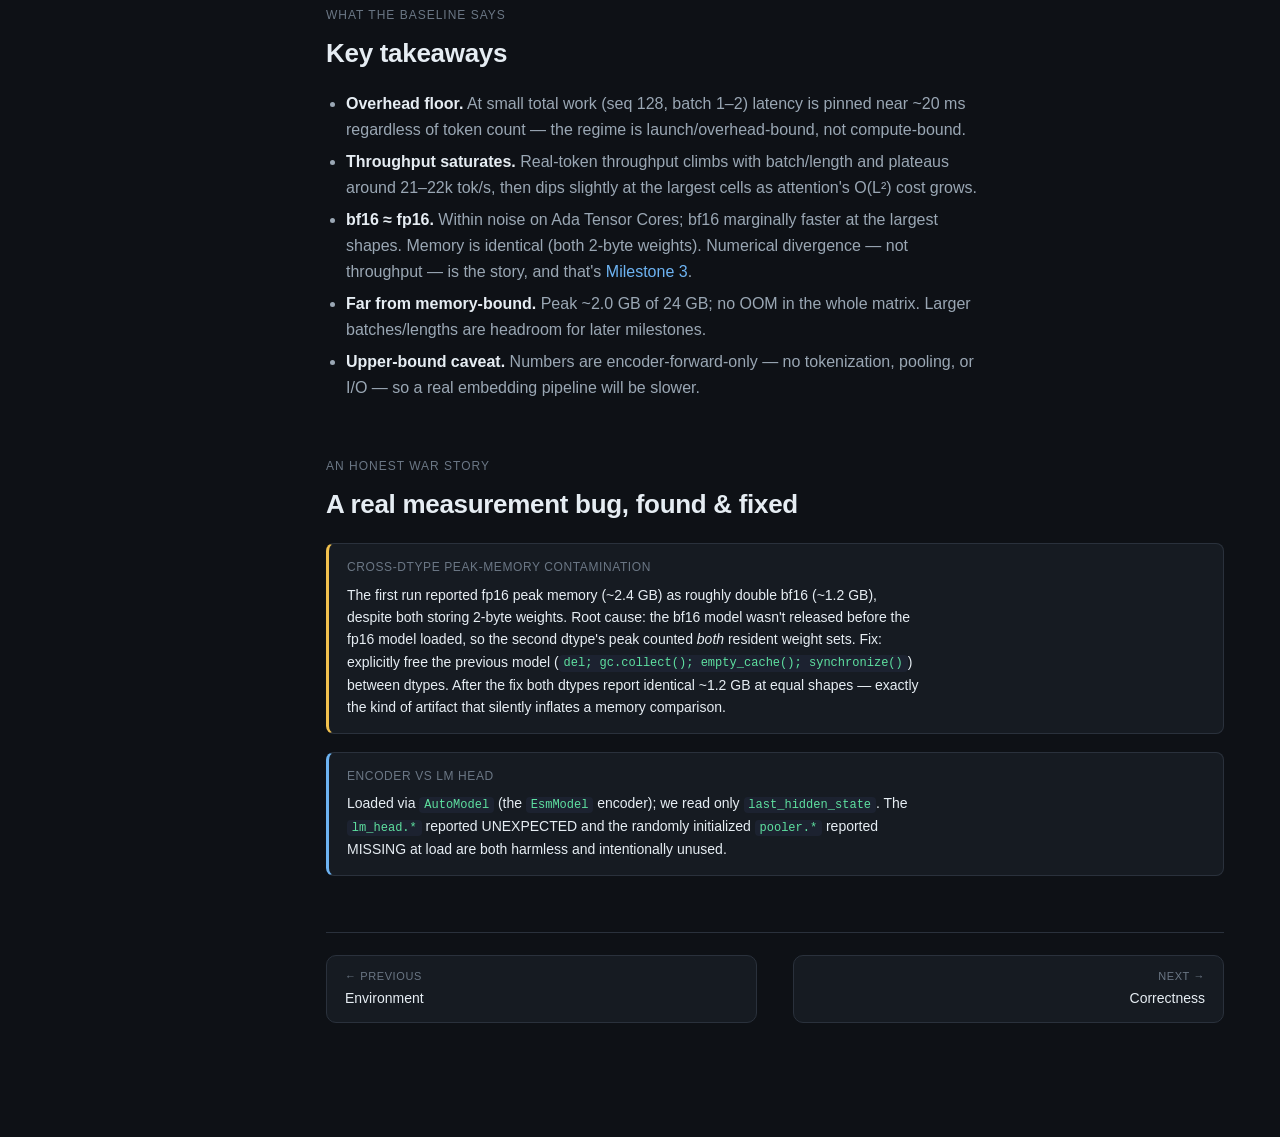
<file: site/m2.html>
<!DOCTYPE html>
<html lang="en">
<head>
<meta charset="utf-8">
<meta name="viewport" content="width=device-width, initial-scale=1">
<title>M2 · Baseline · ESM2 L4</title>
<link rel="stylesheet" href="assets/style.css?v=9">
  <script>(function(){try{var t=localStorage.getItem("esm2-theme");if(t==="light")document.documentElement.setAttribute("data-theme","light");}catch(e){}})();</script>
</head>
<body data-page="m2.html">
<div class="layout">
  <nav class="side" id="side"></nav>
  <main>
    <div class="phead">
      <div class="statusline done">● Complete · review gate passed</div>
      <h2>Milestone 2 · Baseline ESM2 inference benchmark</h2>
      <p class="lead">A CUDA-event-timed, OOM-safe benchmark that loads ESM2-650M and sweeps
      bf16/fp16 × seq_len {128, 256, 512, 1022} × batch {1, 2, 4, 8, 16} — a 40-cell matrix — recording
      latency, real-token / sequence throughput, and peak memory. Same-length batches mean there is no
      intra-batch padding here: these are the clean, no-waste reference latencies.</p>
    </div>

    <div class="cards">
      <div class="card"><div class="k">Peak throughput</div><div class="v">~22k <small>real tokens/sec</small></div></div>
      <div class="card"><div class="k">Latency floor</div><div class="v">~20 <small>ms (overhead-bound)</small></div></div>
      <div class="card"><div class="k">Peak memory</div><div class="v">2.0 <small>GB of 24 GB</small></div></div>
      <div class="card"><div class="k">Matrix</div><div class="v">40 <small>cells, 0 OOM</small></div></div>
    </div>

    <section>
      <div class="kicker">What was built</div>
      <h2>Benchmark driver &amp; library modules</h2>
      <ul class="clean">
        <li><code>src/esm2_perf/sequences.py</code> — deterministic synthetic amino-acid sequences.</li>
        <li><code>src/esm2_perf/timing.py</code> — <code>time_cuda()</code> CUDA-event timing (warmup + per-iter sync).</li>
        <li><code>src/esm2_perf/results.py</code> — CSV schema + schema-validated writer + timestamped paths.</li>
        <li><code>scripts/01_bench_baseline.py</code> — CLI driver with <code>--quick</code> and full matrix flags.</li>
        <li>14 fast unit tests (<code>tests/test_sequences.py</code>, <code>tests/test_results.py</code>).</li>
      </ul>
    </section>

    <section id="results">
      <div class="kicker">Full data · 40 cells</div>
      <h2>Baseline results matrix</h2>
      <p>Source: <code>results/raw/baseline_20260610T101812Z.csv</code>. Median latency is the headline.
      <code>actual_tokens</code> includes the two ESM2 special tokens (<code>&lt;cls&gt;</code>/<code>&lt;eos&gt;</code>),
      so e.g. seq_len 128 → 130 tokens/sequence.</p>
      <div class="controls">
        <span style="color:var(--faint);font-size:12px;margin-right:4px">dtype:</span>
        <button data-f="all" class="on">all</button>
        <button data-f="bf16">bf16</button>
        <button data-f="fp16">fp16</button>
      </div>
      <div class="tablewrap">
        <table id="resTable">
          <thead><tr>
            <th>dtype</th><th class="num">batch</th><th class="num">seq_len</th><th class="num">tokens</th>
            <th class="num">latency ms</th><th class="num">±std</th><th class="num">tok/sec</th>
            <th class="num">seq/sec</th><th class="num">peak GB</th>
          </tr></thead>
          <tbody id="resBody"></tbody>
        </table>
      </div>
    </section>

    <section>
      <div class="kicker">What the baseline says</div>
      <h2>Key takeaways</h2>
      <ul class="clean">
        <li><b>Overhead floor.</b> At small total work (seq 128, batch 1–2) latency is pinned near
        ~20 ms regardless of token count — the regime is launch/overhead-bound, not compute-bound.</li>
        <li><b>Throughput saturates.</b> Real-token throughput climbs with batch/length and plateaus
        around 21–22k tok/s, then dips slightly at the largest cells as attention's O(L²) cost grows.</li>
        <li><b>bf16 ≈ fp16.</b> Within noise on Ada Tensor Cores; bf16 marginally faster at the largest
        shapes. Memory is identical (both 2-byte weights). Numerical divergence — not throughput — is the
        story, and that's <a href="m3.html">Milestone 3</a>.</li>
        <li><b>Far from memory-bound.</b> Peak ~2.0 GB of 24 GB; no OOM in the whole matrix. Larger
        batches/lengths are headroom for later milestones.</li>
        <li><b>Upper-bound caveat.</b> Numbers are encoder-forward-only — no tokenization, pooling, or
        I/O — so a real embedding pipeline will be slower.</li>
      </ul>
    </section>

    <section>
      <div class="kicker">An honest war story</div>
      <h2>A real measurement bug, found &amp; fixed</h2>
      <div class="note warn">
        <div class="h">Cross-dtype peak-memory contamination</div>
        <p>The first run reported fp16 peak memory (~2.4 GB) as roughly double bf16 (~1.2 GB), despite
        both storing 2-byte weights. Root cause: the bf16 model wasn't released before the fp16 model
        loaded, so the second dtype's peak counted <em>both</em> resident weight sets. Fix: explicitly
        free the previous model (<code>del; gc.collect(); empty_cache(); synchronize()</code>) between
        dtypes. After the fix both dtypes report identical ~1.2 GB at equal shapes — exactly the kind of
        artifact that silently inflates a memory comparison.</p>
      </div>
      <div class="note">
        <div class="h">Encoder vs LM head</div>
        <p>Loaded via <code>AutoModel</code> (the <code>EsmModel</code> encoder); we read only
        <code>last_hidden_state</code>. The <code>lm_head.*</code> reported UNEXPECTED and the randomly
        initialized <code>pooler.*</code> reported MISSING at load are both harmless and intentionally unused.</p>
      </div>
    </section>

    <div class="pager" id="pager"></div>
  </main>
</div>

<script>
// Full 40-cell baseline matrix (from results/raw/baseline_20260610T101812Z.csv)
const ROWS = [
  ["bf16",1,128,130,20.1687,1.3377,6445.63,49.582,1.2277],
  ["bf16",2,128,260,19.6004,0.252,13265.05,102.039,1.233],
  ["bf16",4,128,520,25.004,0.1945,20796.7,159.975,1.2463],
  ["bf16",8,128,1040,49.2293,0.8629,21125.62,162.505,1.2702],
  ["bf16",16,128,2080,98.0992,1.2077,21203.03,163.1,1.3198],
  ["bf16",1,256,258,19.9639,0.2449,12923.32,50.09,1.233],
  ["bf16",2,256,516,25.4822,0.2015,20249.4,78.486,1.2462],
  ["bf16",4,256,1032,49.1546,0.7917,20995.0,81.376,1.2699],
  ["bf16",8,256,2064,97.898,1.3711,21083.17,81.718,1.3191],
  ["bf16",16,256,4128,226.0347,1.2638,18262.68,70.786,1.4176],
  ["bf16",1,512,514,25.2155,0.2381,20384.3,39.658,1.2462],
  ["bf16",2,512,1028,49.0639,0.3993,20952.25,40.763,1.2698],
  ["bf16",4,512,2056,99.2251,1.134,20720.57,40.312,1.3188],
  ["bf16",8,512,4112,227.7801,0.7931,18052.5,35.122,1.4169],
  ["bf16",16,512,8224,514.731,0.8658,15977.28,31.084,1.613],
  ["bf16",1,1022,1024,46.4604,0.2748,22040.27,21.524,1.2697],
  ["bf16",2,1022,2048,101.3719,0.4448,20202.84,19.729,1.3185],
  ["bf16",4,1022,4096,227.6557,1.0026,17992.08,17.57,1.4162],
  ["bf16",8,1022,8192,518.636,1.4399,15795.28,15.425,1.6116],
  ["bf16",16,1022,16384,1066.4642,0.9528,15362.92,15.003,2.0023],
  ["fp16",1,128,130,20.1267,0.3172,6459.08,49.685,1.2277],
  ["fp16",2,128,260,20.9915,0.7835,12385.97,95.277,1.233],
  ["fp16",4,128,520,26.6522,0.3172,19510.61,150.082,1.2463],
  ["fp16",8,128,1040,51.5415,0.9889,20177.91,155.215,1.2702],
  ["fp16",16,128,2080,101.4769,2.5086,20497.28,157.671,1.3198],
  ["fp16",1,256,258,20.2711,0.4554,12727.48,49.331,1.233],
  ["fp16",2,256,516,28.0335,0.5576,18406.53,71.343,1.2462],
  ["fp16",4,256,1032,51.0874,1.1856,20200.69,78.297,1.2699],
  ["fp16",8,256,2064,101.7318,2.0463,20288.63,78.638,1.3191],
  ["fp16",16,256,4128,231.7363,0.4506,17813.35,69.044,1.4176],
  ["fp16",1,512,514,27.2174,0.5848,18884.97,36.741,1.2462],
  ["fp16",2,512,1028,51.2558,0.4636,20056.26,39.02,1.2698],
  ["fp16",4,512,2056,103.4424,1.4976,19875.79,38.669,1.3188],
  ["fp16",8,512,4112,234.0045,0.5706,17572.31,34.187,1.4169],
  ["fp16",16,512,8224,530.0173,2.3059,15516.48,30.188,1.613],
  ["fp16",1,1022,1024,47.8915,0.3825,21381.68,20.881,1.2697],
  ["fp16",2,1022,2048,106.412,1.6578,19245.95,18.795,1.3185],
  ["fp16",4,1022,4096,235.2666,1.5733,17410.04,17.002,1.4162],
  ["fp16",8,1022,8192,533.844,2.4306,15345.31,14.986,1.6116],
  ["fp16",16,1022,16384,1097.4495,1.3437,14929.16,14.579,2.0023],
];
const body=document.getElementById('resBody');
function fmt(n){return n>=1000?(n/1000).toFixed(1)+'k':n.toFixed(n<100?2:1)}
function render(filter){
  body.innerHTML='';
  ROWS.filter(r=>filter==='all'||r[0]===filter).forEach(r=>{
    const tr=document.createElement('tr');
    tr.innerHTML=
      `<td>${r[0]}</td><td class="num">${r[1]}</td><td class="num">${r[2]}</td>`+
      `<td class="num">${r[3]}</td><td class="num">${r[4].toFixed(1)}</td>`+
      `<td class="num">${r[5].toFixed(2)}</td><td class="num">${fmt(r[6])}</td>`+
      `<td class="num">${r[7].toFixed(1)}</td><td class="num">${r[8].toFixed(2)}</td>`;
    body.appendChild(tr);
  });
}
render('all');
document.querySelectorAll('.controls button').forEach(b=>{
  b.addEventListener('click',()=>{
    document.querySelectorAll('.controls button').forEach(x=>x.classList.remove('on'));
    b.classList.add('on');
    render(b.dataset.f);
  });
});
</script>
<script src="assets/nav.js?v=10"></script>
</body>
</html>
</file>
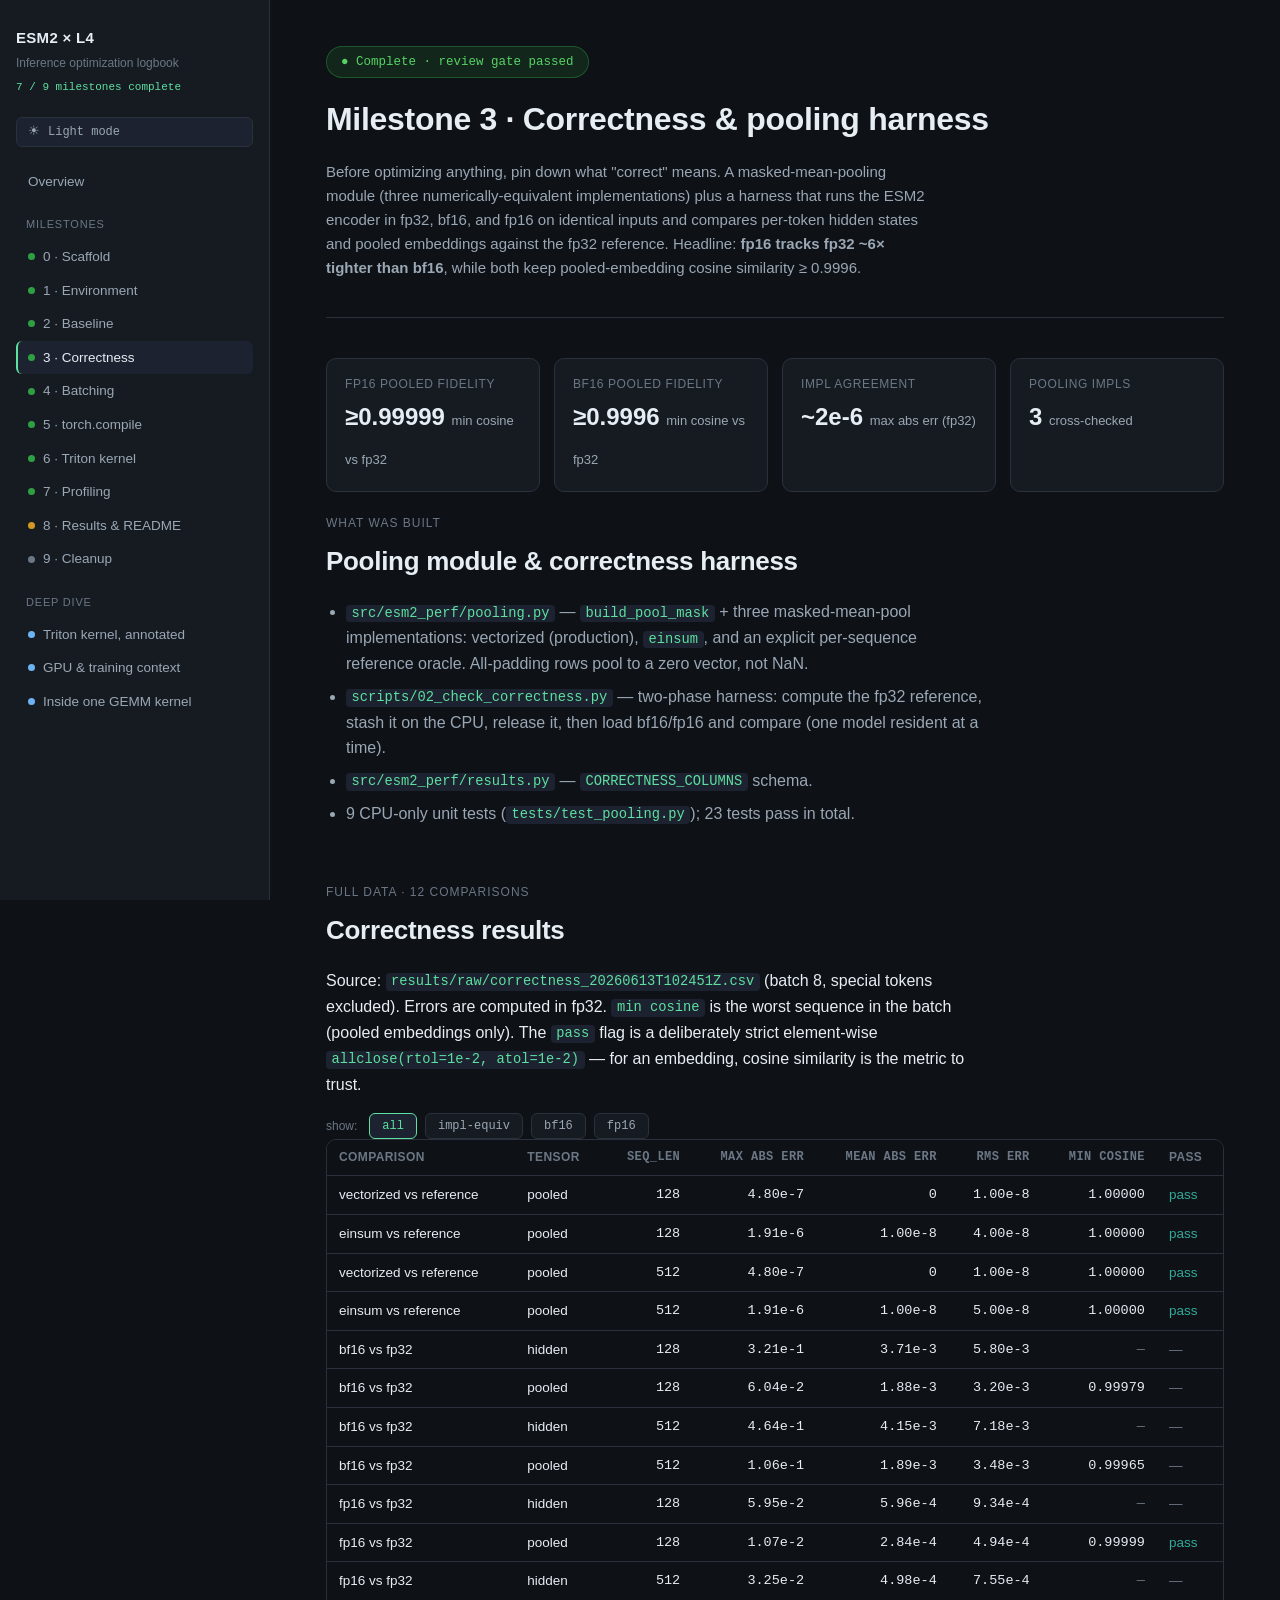
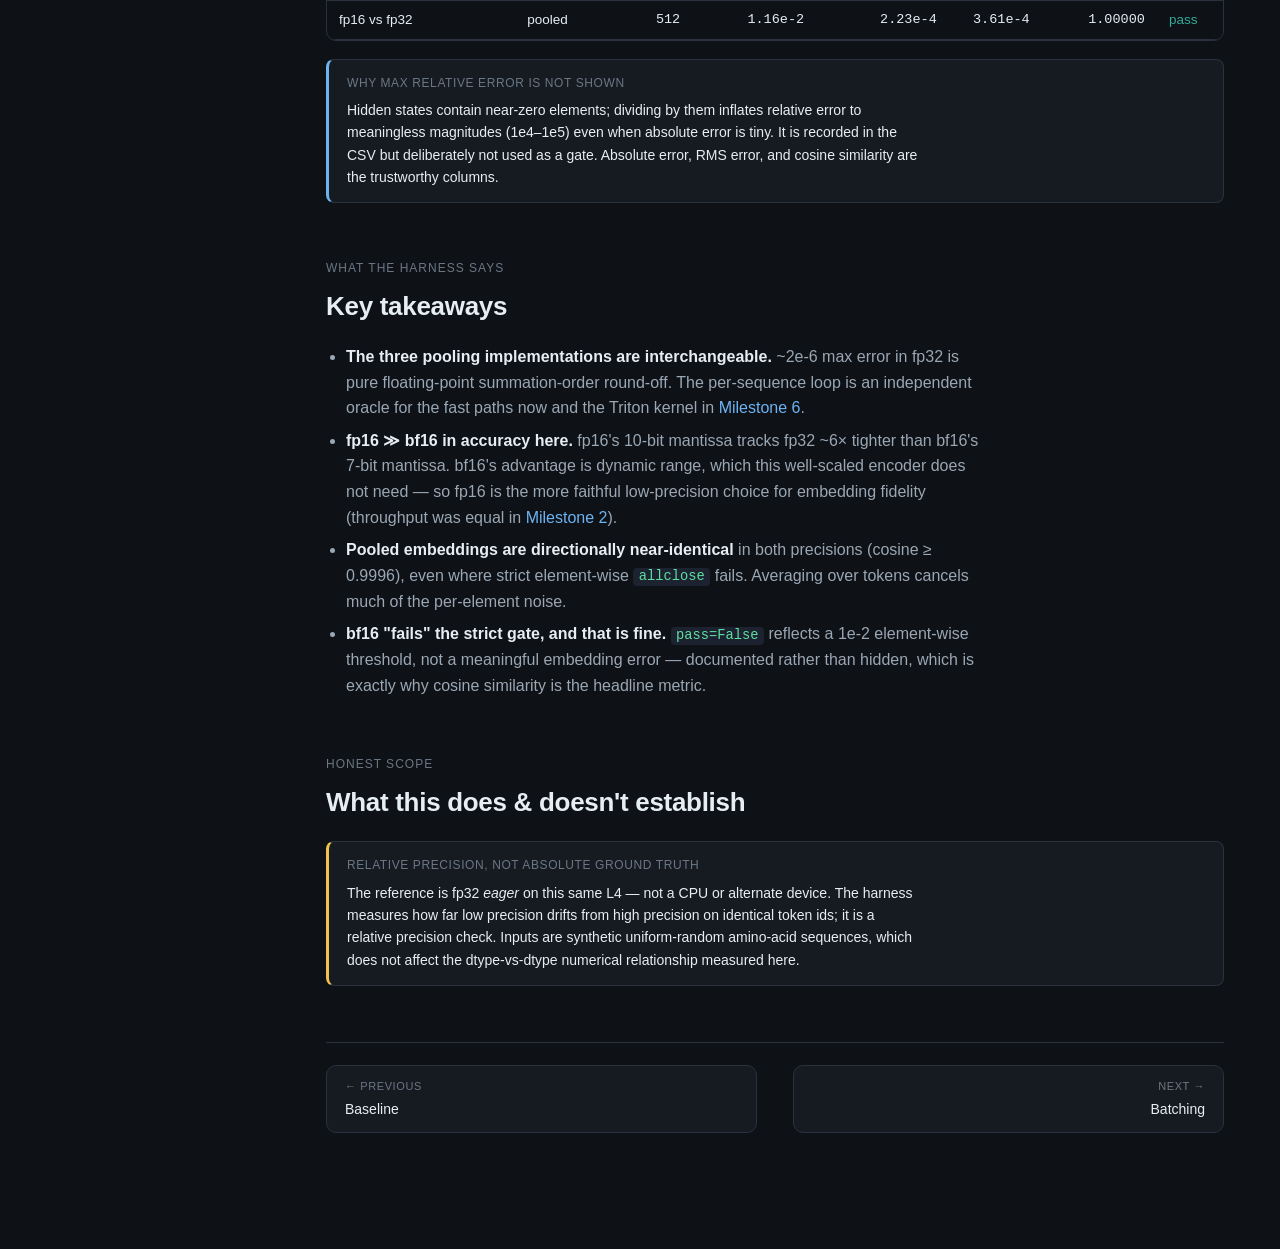
<file: site/m3.html>
<!DOCTYPE html>
<html lang="en">
<head>
<meta charset="utf-8">
<meta name="viewport" content="width=device-width, initial-scale=1">
<title>M3 · Correctness · ESM2 L4</title>
<link rel="stylesheet" href="assets/style.css?v=9">
  <script>(function(){try{var t=localStorage.getItem("esm2-theme");if(t==="light")document.documentElement.setAttribute("data-theme","light");}catch(e){}})();</script>
</head>
<body data-page="m3.html">
<div class="layout">
  <nav class="side" id="side"></nav>
  <main>
    <div class="phead">
      <div class="statusline done">● Complete · review gate passed</div>
      <h2>Milestone 3 · Correctness &amp; pooling harness</h2>
      <p class="lead">Before optimizing anything, pin down what "correct" means. A masked-mean-pooling
      module (three numerically-equivalent implementations) plus a harness that runs the ESM2 encoder in
      fp32, bf16, and fp16 on identical inputs and compares per-token hidden states and pooled embeddings
      against the fp32 reference. Headline: <b>fp16 tracks fp32 ~6× tighter than bf16</b>, while both keep
      pooled-embedding cosine similarity ≥ 0.9996.</p>
    </div>

    <div class="cards">
      <div class="card"><div class="k">fp16 pooled fidelity</div><div class="v">≥0.99999 <small>min cosine vs fp32</small></div></div>
      <div class="card"><div class="k">bf16 pooled fidelity</div><div class="v">≥0.9996 <small>min cosine vs fp32</small></div></div>
      <div class="card"><div class="k">Impl agreement</div><div class="v">~2e-6 <small>max abs err (fp32)</small></div></div>
      <div class="card"><div class="k">Pooling impls</div><div class="v">3 <small>cross-checked</small></div></div>
    </div>

    <section>
      <div class="kicker">What was built</div>
      <h2>Pooling module &amp; correctness harness</h2>
      <ul class="clean">
        <li><code>src/esm2_perf/pooling.py</code> — <code>build_pool_mask</code> + three masked-mean-pool
        implementations: vectorized (production), <code>einsum</code>, and an explicit per-sequence
        reference oracle. All-padding rows pool to a zero vector, not NaN.</li>
        <li><code>scripts/02_check_correctness.py</code> — two-phase harness: compute the fp32 reference,
        stash it on the CPU, release it, then load bf16/fp16 and compare (one model resident at a time).</li>
        <li><code>src/esm2_perf/results.py</code> — <code>CORRECTNESS_COLUMNS</code> schema.</li>
        <li>9 CPU-only unit tests (<code>tests/test_pooling.py</code>); 23 tests pass in total.</li>
      </ul>
    </section>

    <section id="results">
      <div class="kicker">Full data · 12 comparisons</div>
      <h2>Correctness results</h2>
      <p>Source: <code>results/raw/correctness_20260613T102451Z.csv</code> (batch 8, special tokens
      excluded). Errors are computed in fp32. <code>min cosine</code> is the worst sequence in the batch
      (pooled embeddings only). The <code>pass</code> flag is a deliberately strict element-wise
      <code>allclose(rtol=1e-2, atol=1e-2)</code> — for an embedding, cosine similarity is the metric to
      trust.</p>
      <div class="controls">
        <span style="color:var(--faint);font-size:12px;margin-right:4px">show:</span>
        <button data-f="all" class="on">all</button>
        <button data-f="impl">impl-equiv</button>
        <button data-f="bf16">bf16</button>
        <button data-f="fp16">fp16</button>
      </div>
      <div class="tablewrap">
        <table id="resTable">
          <thead><tr>
            <th>comparison</th><th>tensor</th><th class="num">seq_len</th>
            <th class="num">max abs err</th><th class="num">mean abs err</th><th class="num">rms err</th>
            <th class="num">min cosine</th><th>pass</th>
          </tr></thead>
          <tbody id="resBody"></tbody>
        </table>
      </div>
      <div class="note">
        <div class="h">Why max relative error is not shown</div>
        <p>Hidden states contain near-zero elements; dividing by them inflates relative error to
        meaningless magnitudes (1e4–1e5) even when absolute error is tiny. It is recorded in the CSV but
        deliberately not used as a gate. Absolute error, RMS error, and cosine similarity are the
        trustworthy columns.</p>
      </div>
    </section>

    <section>
      <div class="kicker">What the harness says</div>
      <h2>Key takeaways</h2>
      <ul class="clean">
        <li><b>The three pooling implementations are interchangeable.</b> ~2e-6 max error in fp32 is pure
        floating-point summation-order round-off. The per-sequence loop is an independent oracle for the
        fast paths now and the Triton kernel in <a href="m6.html">Milestone 6</a>.</li>
        <li><b>fp16 ≫ bf16 in accuracy here.</b> fp16's 10-bit mantissa tracks fp32 ~6× tighter than
        bf16's 7-bit mantissa. bf16's advantage is dynamic range, which this well-scaled encoder does not
        need — so fp16 is the more faithful low-precision choice for embedding fidelity (throughput was
        equal in <a href="m2.html">Milestone 2</a>).</li>
        <li><b>Pooled embeddings are directionally near-identical</b> in both precisions (cosine ≥ 0.9996),
        even where strict element-wise <code>allclose</code> fails. Averaging over tokens cancels much of
        the per-element noise.</li>
        <li><b>bf16 "fails" the strict gate, and that is fine.</b> <code>pass=False</code> reflects a 1e-2
        element-wise threshold, not a meaningful embedding error — documented rather than hidden, which is
        exactly why cosine similarity is the headline metric.</li>
      </ul>
    </section>

    <section>
      <div class="kicker">Honest scope</div>
      <h2>What this does &amp; doesn't establish</h2>
      <div class="note warn">
        <div class="h">Relative precision, not absolute ground truth</div>
        <p>The reference is fp32 <em>eager</em> on this same L4 — not a CPU or alternate device. The
        harness measures how far low precision drifts from high precision on identical token ids; it is a
        relative precision check. Inputs are synthetic uniform-random amino-acid sequences, which does not
        affect the dtype-vs-dtype numerical relationship measured here.</p>
      </div>
    </section>

    <div class="pager" id="pager"></div>
  </main>
</div>

<script>
// Correctness comparisons (from results/raw/correctness_20260613T102451Z.csv)
// [filterKey, comparison, tensor, seq_len, max_abs, mean_abs, rms, cosine|null, pass]
const ROWS = [
  ["impl","vectorized vs reference","pooled",128, 4.8e-7, 0.0,     1e-8,   0.99999994, true],
  ["impl","einsum vs reference",    "pooled",128, 1.91e-6,1e-8,    4e-8,   0.99999994, true],
  ["impl","vectorized vs reference","pooled",512, 4.8e-7, 0.0,     1e-8,   0.99999982, true],
  ["impl","einsum vs reference",    "pooled",512, 1.91e-6,1e-8,    5e-8,   0.99999982, true],
  ["bf16","bf16 vs fp32","hidden",128, 0.32139635, 0.00370811, 0.00580386, null,       false],
  ["bf16","bf16 vs fp32","pooled",128, 0.06043434, 0.00187547, 0.00319604, 0.99978733, false],
  ["bf16","bf16 vs fp32","hidden",512, 0.46356773, 0.00415286, 0.00718041, null,       false],
  ["bf16","bf16 vs fp32","pooled",512, 0.10586071, 0.00188905, 0.00347833, 0.99965382, false],
  ["fp16","fp16 vs fp32","hidden",128, 0.05946302, 0.00059582, 0.00093396, null,       false],
  ["fp16","fp16 vs fp32","pooled",128, 0.01066065, 0.00028399, 0.00049375, 0.99999082, true],
  ["fp16","fp16 vs fp32","hidden",512, 0.03251171, 0.00049809, 0.00075473, null,       false],
  ["fp16","fp16 vs fp32","pooled",512, 0.01161861, 0.00022302, 0.00036126, 0.99999595, true],
];
const body=document.getElementById('resBody');
function err(n){ if(n===0) return '0'; return n.toExponential(2); }
function render(filter){
  body.innerHTML='';
  ROWS.filter(r=>filter==='all'||r[0]===filter).forEach(r=>{
    const cos = r[7]===null ? '<span style="color:var(--faint)">—</span>' : r[7].toFixed(5);
    const pass = r[8]
      ? '<span style="color:var(--ok,#3a9)">pass</span>'
      : '<span style="color:var(--faint)">—</span>';
    const tr=document.createElement('tr');
    tr.innerHTML=
      `<td>${r[1]}</td><td>${r[2]}</td><td class="num">${r[3]}</td>`+
      `<td class="num">${err(r[4])}</td><td class="num">${err(r[5])}</td><td class="num">${err(r[6])}</td>`+
      `<td class="num">${cos}</td><td>${pass}</td>`;
    body.appendChild(tr);
  });
}
render('all');
document.querySelectorAll('.controls button').forEach(b=>{
  b.addEventListener('click',()=>{
    document.querySelectorAll('.controls button').forEach(x=>x.classList.remove('on'));
    b.classList.add('on');
    render(b.dataset.f);
  });
});
</script>
<script src="assets/nav.js?v=10"></script>
</body>
</html>
</file>
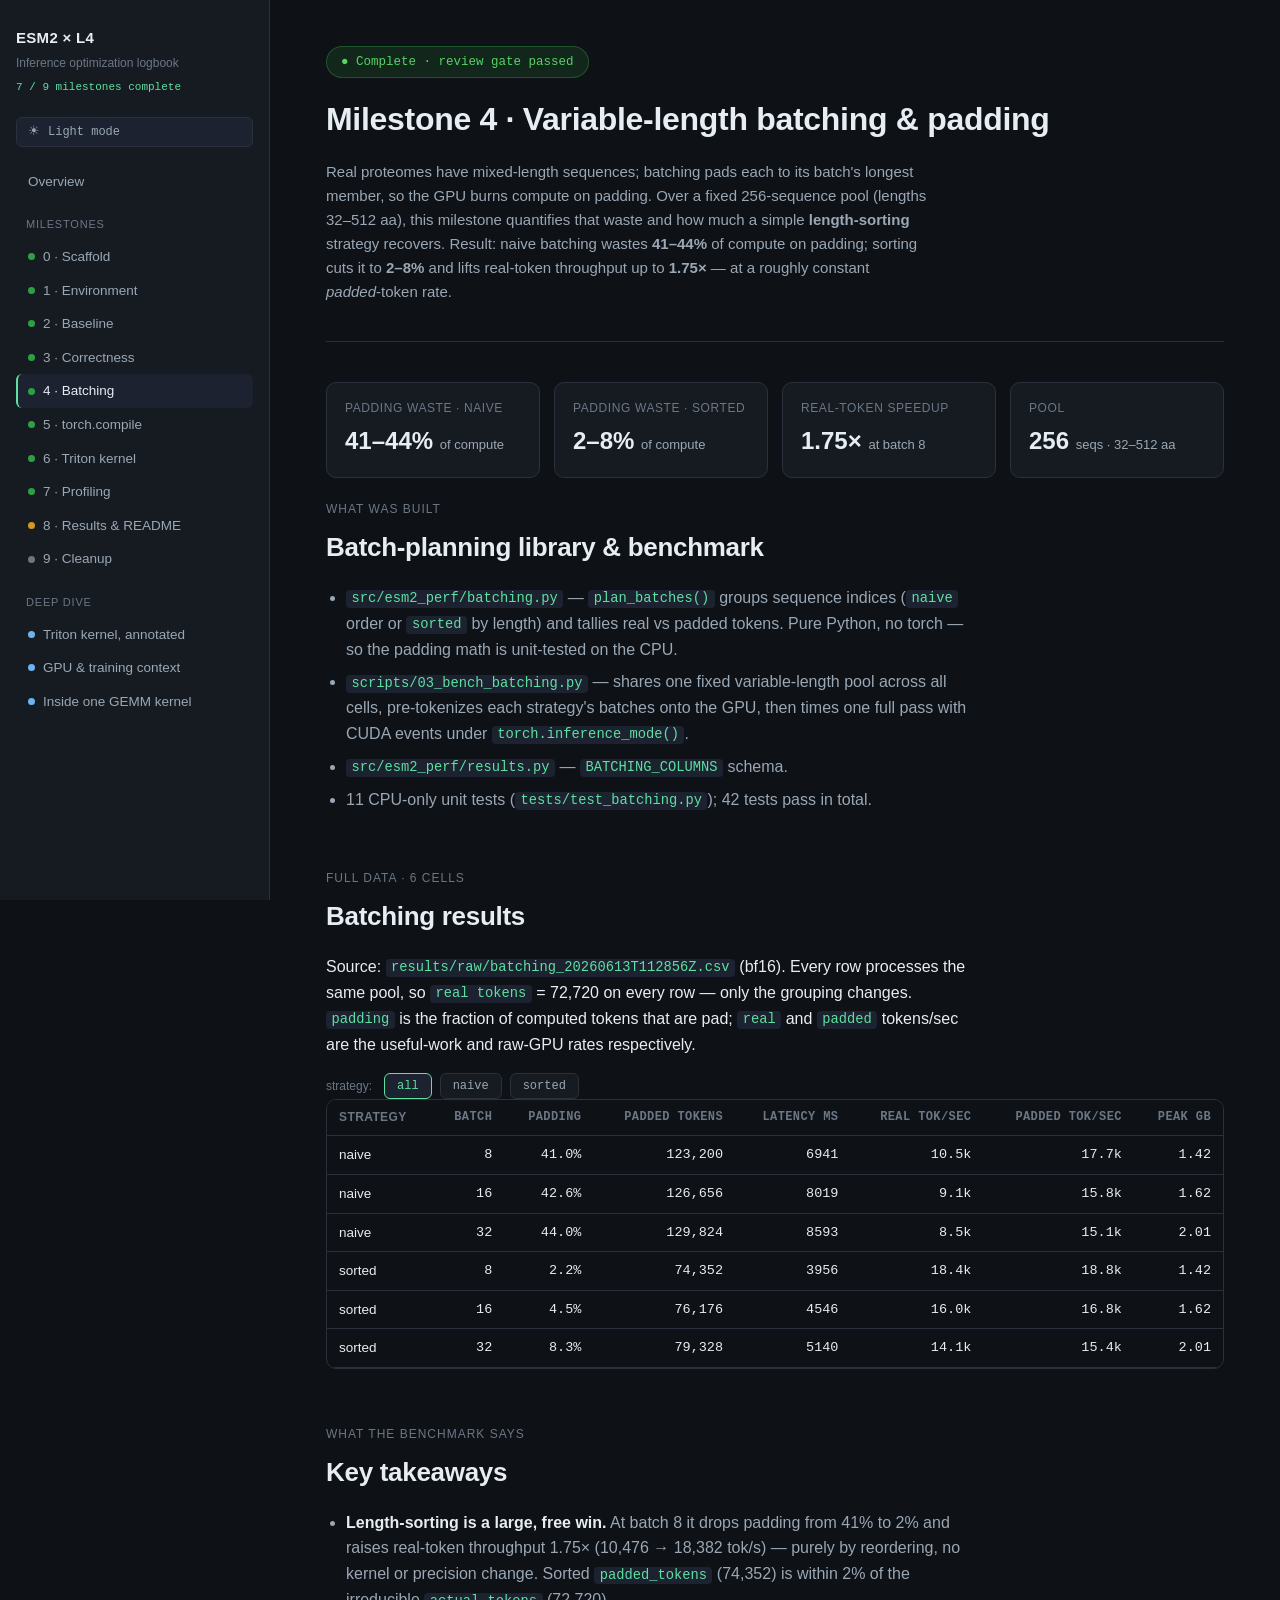
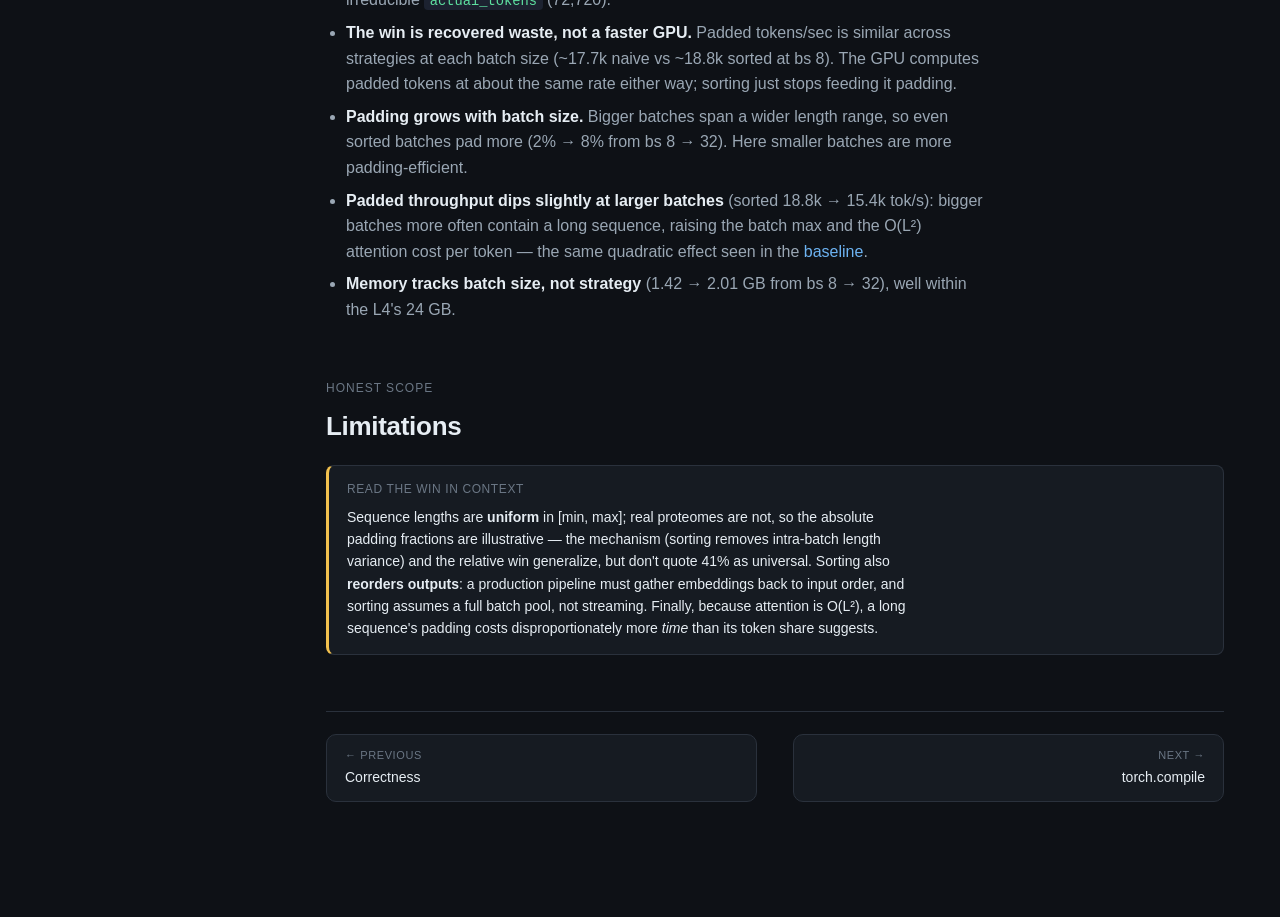
<file: site/m4.html>
<!DOCTYPE html>
<html lang="en">
<head>
<meta charset="utf-8">
<meta name="viewport" content="width=device-width, initial-scale=1">
<title>M4 · Batching &amp; padding · ESM2 L4</title>
<link rel="stylesheet" href="assets/style.css?v=9">
  <script>(function(){try{var t=localStorage.getItem("esm2-theme");if(t==="light")document.documentElement.setAttribute("data-theme","light");}catch(e){}})();</script>
</head>
<body data-page="m4.html">
<div class="layout">
  <nav class="side" id="side"></nav>
  <main>
    <div class="phead">
      <div class="statusline done">● Complete · review gate passed</div>
      <h2>Milestone 4 · Variable-length batching &amp; padding</h2>
      <p class="lead">Real proteomes have mixed-length sequences; batching pads each to its batch's
      longest member, so the GPU burns compute on padding. Over a fixed 256-sequence pool (lengths 32–512
      aa), this milestone quantifies that waste and how much a simple <b>length-sorting</b> strategy
      recovers. Result: naive batching wastes <b>41–44%</b> of compute on padding; sorting cuts it to
      <b>2–8%</b> and lifts real-token throughput up to <b>1.75×</b> — at a roughly constant
      <em>padded</em>-token rate.</p>
    </div>

    <div class="cards">
      <div class="card"><div class="k">Padding waste · naive</div><div class="v">41–44% <small>of compute</small></div></div>
      <div class="card"><div class="k">Padding waste · sorted</div><div class="v">2–8% <small>of compute</small></div></div>
      <div class="card"><div class="k">Real-token speedup</div><div class="v">1.75× <small>at batch 8</small></div></div>
      <div class="card"><div class="k">Pool</div><div class="v">256 <small>seqs · 32–512 aa</small></div></div>
    </div>

    <section>
      <div class="kicker">What was built</div>
      <h2>Batch-planning library &amp; benchmark</h2>
      <ul class="clean">
        <li><code>src/esm2_perf/batching.py</code> — <code>plan_batches()</code> groups sequence indices
        (<code>naive</code> order or <code>sorted</code> by length) and tallies real vs padded tokens.
        Pure Python, no torch — so the padding math is unit-tested on the CPU.</li>
        <li><code>scripts/03_bench_batching.py</code> — shares one fixed variable-length pool across all
        cells, pre-tokenizes each strategy's batches onto the GPU, then times one full pass with CUDA
        events under <code>torch.inference_mode()</code>.</li>
        <li><code>src/esm2_perf/results.py</code> — <code>BATCHING_COLUMNS</code> schema.</li>
        <li>11 CPU-only unit tests (<code>tests/test_batching.py</code>); 42 tests pass in total.</li>
      </ul>
    </section>

    <section id="results">
      <div class="kicker">Full data · 6 cells</div>
      <h2>Batching results</h2>
      <p>Source: <code>results/raw/batching_20260613T112856Z.csv</code> (bf16). Every row processes the
      same pool, so <code>real tokens</code> = 72,720 on every row — only the grouping changes.
      <code>padding</code> is the fraction of computed tokens that are pad; <code>real</code> and
      <code>padded</code> tokens/sec are the useful-work and raw-GPU rates respectively.</p>
      <div class="controls">
        <span style="color:var(--faint);font-size:12px;margin-right:4px">strategy:</span>
        <button data-f="all" class="on">all</button>
        <button data-f="naive">naive</button>
        <button data-f="sorted">sorted</button>
      </div>
      <div class="tablewrap">
        <table id="resTable">
          <thead><tr>
            <th>strategy</th><th class="num">batch</th><th class="num">padding</th>
            <th class="num">padded tokens</th><th class="num">latency ms</th>
            <th class="num">real tok/sec</th><th class="num">padded tok/sec</th><th class="num">peak GB</th>
          </tr></thead>
          <tbody id="resBody"></tbody>
        </table>
      </div>
    </section>

    <section>
      <div class="kicker">What the benchmark says</div>
      <h2>Key takeaways</h2>
      <ul class="clean">
        <li><b>Length-sorting is a large, free win.</b> At batch 8 it drops padding from 41% to 2% and
        raises real-token throughput 1.75× (10,476 → 18,382 tok/s) — purely by reordering, no kernel or
        precision change. Sorted <code>padded_tokens</code> (74,352) is within 2% of the irreducible
        <code>actual_tokens</code> (72,720).</li>
        <li><b>The win is recovered waste, not a faster GPU.</b> Padded tokens/sec is similar across
        strategies at each batch size (~17.7k naive vs ~18.8k sorted at bs 8). The GPU computes padded
        tokens at about the same rate either way; sorting just stops feeding it padding.</li>
        <li><b>Padding grows with batch size.</b> Bigger batches span a wider length range, so even sorted
        batches pad more (2% → 8% from bs 8 → 32). Here smaller batches are more padding-efficient.</li>
        <li><b>Padded throughput dips slightly at larger batches</b> (sorted 18.8k → 15.4k tok/s): bigger
        batches more often contain a long sequence, raising the batch max and the O(L²) attention cost per
        token — the same quadratic effect seen in the <a href="m2.html">baseline</a>.</li>
        <li><b>Memory tracks batch size, not strategy</b> (1.42 → 2.01 GB from bs 8 → 32), well within the
        L4's 24 GB.</li>
      </ul>
    </section>

    <section>
      <div class="kicker">Honest scope</div>
      <h2>Limitations</h2>
      <div class="note warn">
        <div class="h">Read the win in context</div>
        <p>Sequence lengths are <b>uniform</b> in [min, max]; real proteomes are not, so the absolute
        padding fractions are illustrative — the mechanism (sorting removes intra-batch length variance)
        and the relative win generalize, but don't quote 41% as universal. Sorting also <b>reorders
        outputs</b>: a production pipeline must gather embeddings back to input order, and sorting assumes
        a full batch pool, not streaming. Finally, because attention is O(L²), a long sequence's padding
        costs disproportionately more <em>time</em> than its token share suggests.</p>
      </div>
    </section>

    <div class="pager" id="pager"></div>
  </main>
</div>

<script>
// Batching matrix (from results/raw/batching_20260613T112856Z.csv); real tokens = 72,720 every row
// [strategy, batch, padding_fraction, padded_tokens, latency_ms, real_tok_s, padded_tok_s, peak_gb]
const ROWS = [
  ["naive", 8,  0.4097, 123200, 6941.2773, 10476.46, 17748.89, 1.4202],
  ["naive", 16, 0.4258, 126656, 8018.8867,  9068.59, 15794.71, 1.6183],
  ["naive", 32, 0.4399, 129824, 8592.6611,  8463.04, 15108.71, 2.0133],
  ["sorted",8,  0.0219,  74352, 3956.0930, 18381.77, 18794.30, 1.4195],
  ["sorted",16, 0.0454,  76176, 4545.9966, 15996.49, 16756.72, 1.6175],
  ["sorted",32, 0.0833,  79328, 5140.3745, 14146.83, 15432.34, 2.0125],
];
const body=document.getElementById('resBody');
function k(n){return n>=1000?(n/1000).toFixed(1)+'k':String(n)}
function render(filter){
  body.innerHTML='';
  ROWS.filter(r=>filter==='all'||r[0]===filter).forEach(r=>{
    const tr=document.createElement('tr');
    tr.innerHTML=
      `<td>${r[0]}</td><td class="num">${r[1]}</td>`+
      `<td class="num">${(r[2]*100).toFixed(1)}%</td><td class="num">${r[3].toLocaleString()}</td>`+
      `<td class="num">${r[4].toFixed(0)}</td><td class="num">${k(r[5])}</td>`+
      `<td class="num">${k(r[6])}</td><td class="num">${r[7].toFixed(2)}</td>`;
    body.appendChild(tr);
  });
}
render('all');
document.querySelectorAll('.controls button').forEach(b=>{
  b.addEventListener('click',()=>{
    document.querySelectorAll('.controls button').forEach(x=>x.classList.remove('on'));
    b.classList.add('on');
    render(b.dataset.f);
  });
});
</script>
<script src="assets/nav.js?v=10"></script>
</body>
</html>
</file>
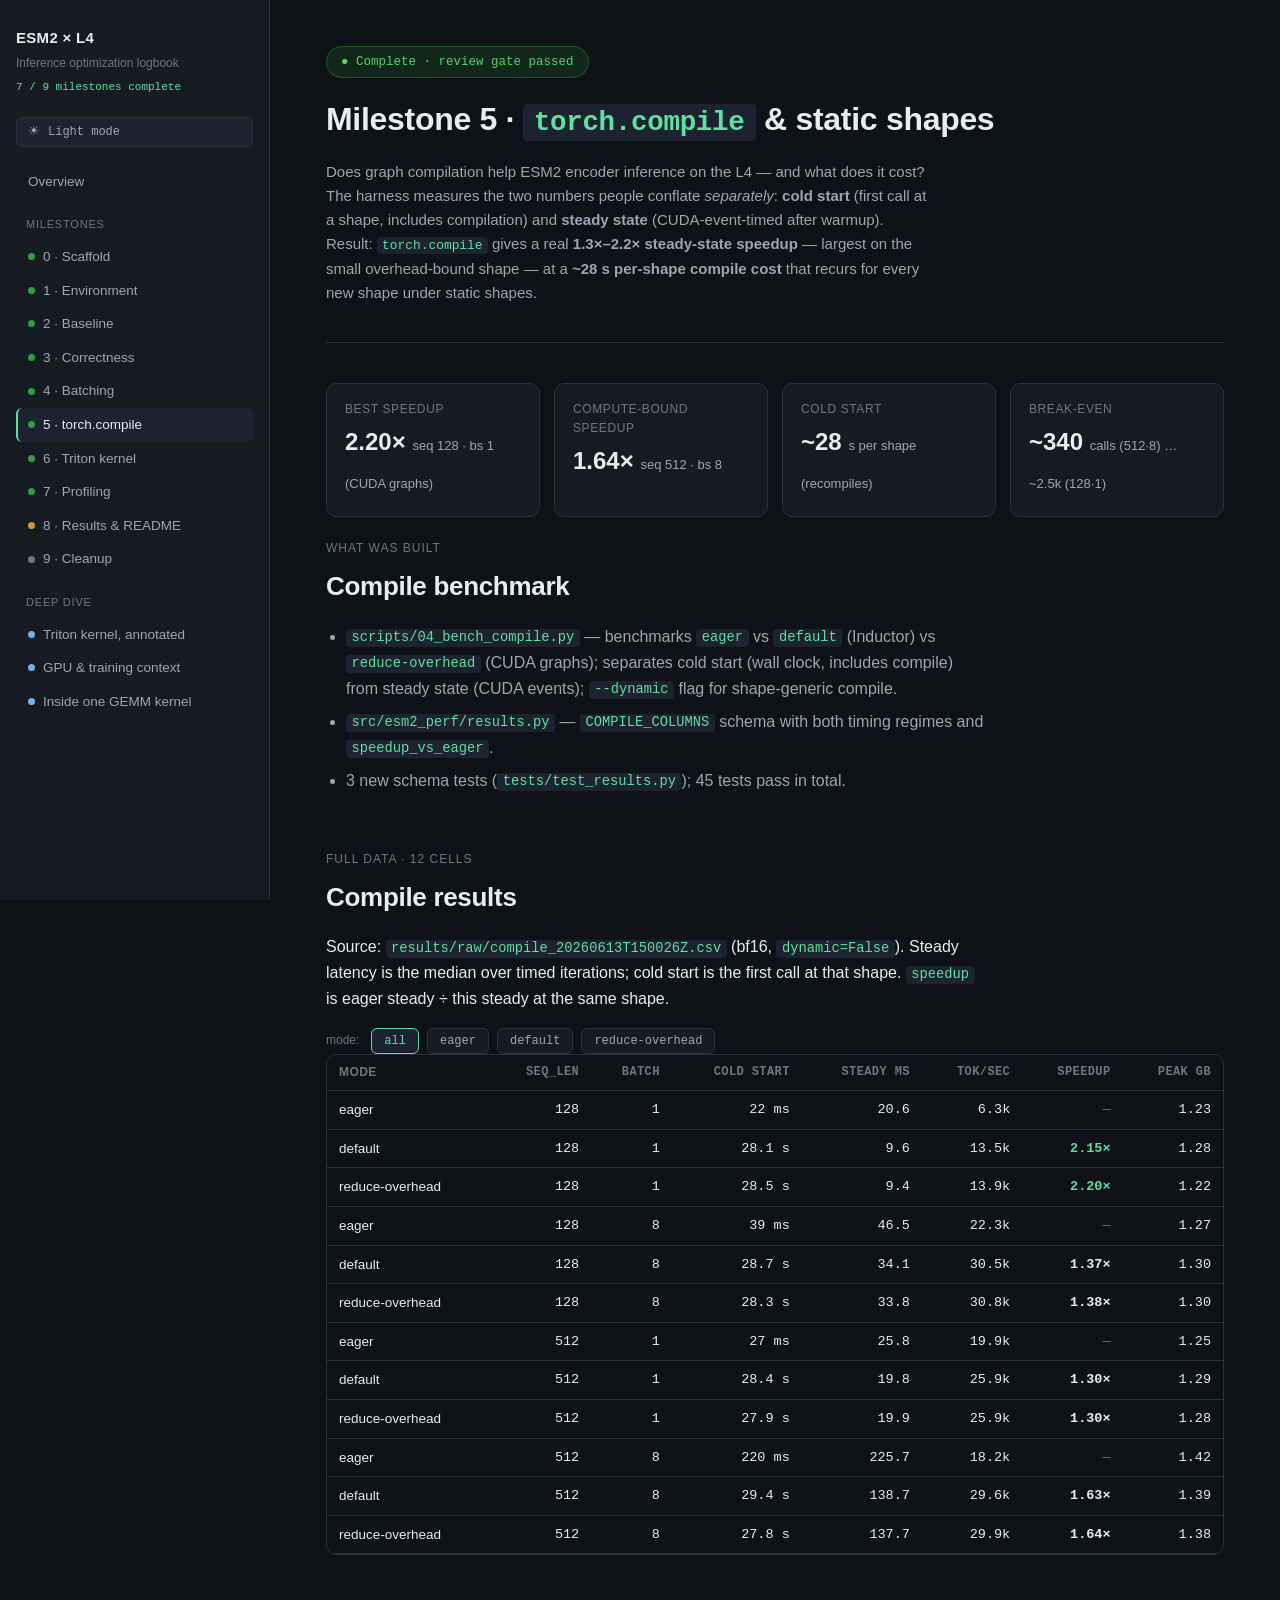
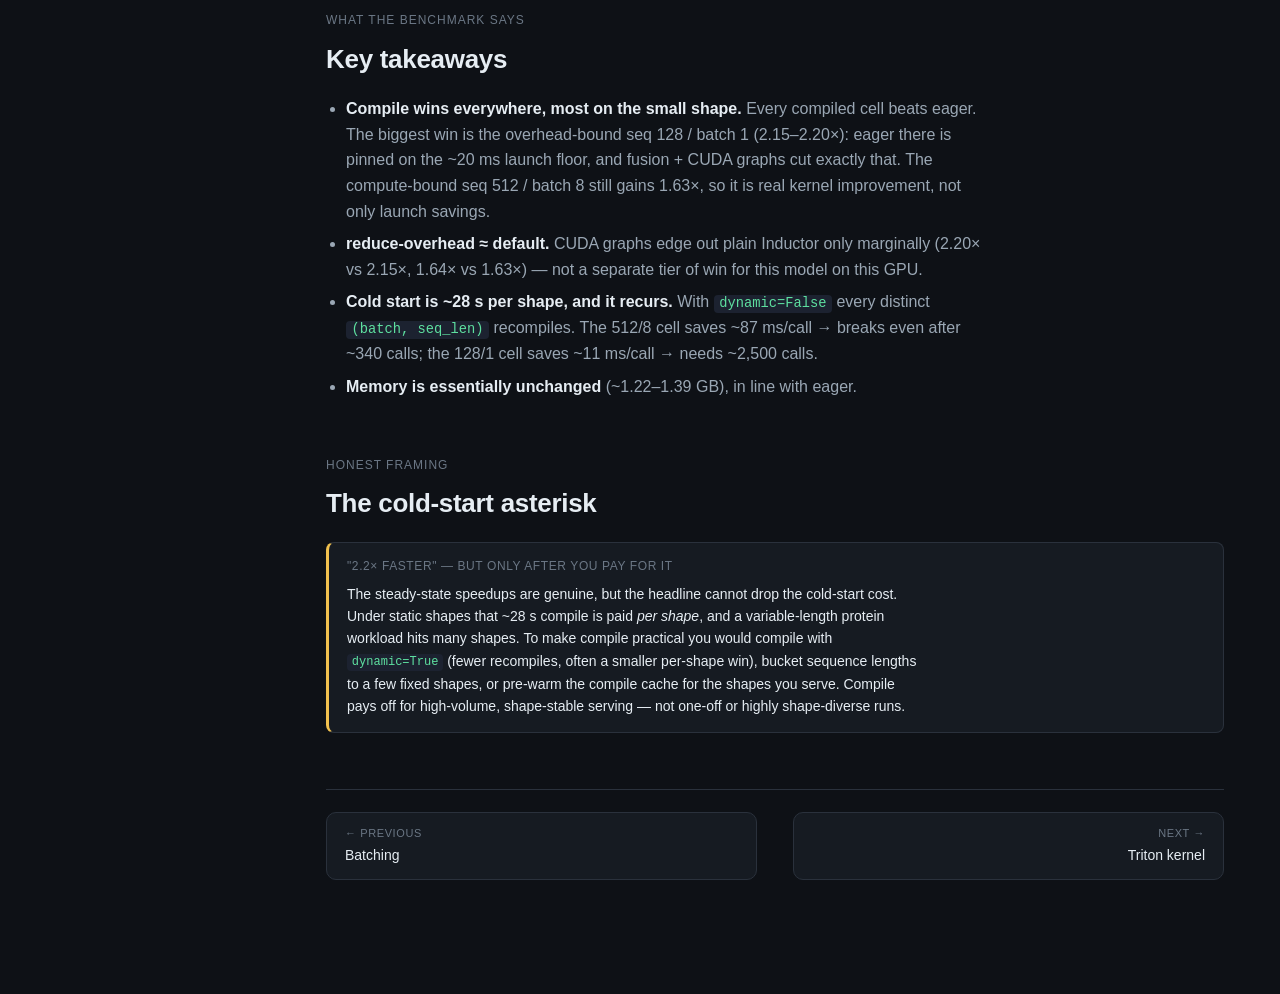
<file: site/m5.html>
<!DOCTYPE html>
<html lang="en">
<head>
<meta charset="utf-8">
<meta name="viewport" content="width=device-width, initial-scale=1">
<title>M5 · torch.compile · ESM2 L4</title>
<link rel="stylesheet" href="assets/style.css?v=9">
  <script>(function(){try{var t=localStorage.getItem("esm2-theme");if(t==="light")document.documentElement.setAttribute("data-theme","light");}catch(e){}})();</script>
</head>
<body data-page="m5.html">
<div class="layout">
  <nav class="side" id="side"></nav>
  <main>
    <div class="phead">
      <div class="statusline done">● Complete · review gate passed</div>
      <h2>Milestone 5 · <code>torch.compile</code> &amp; static shapes</h2>
      <p class="lead">Does graph compilation help ESM2 encoder inference on the L4 — and what does it
      cost? The harness measures the two numbers people conflate <em>separately</em>: <b>cold start</b>
      (first call at a shape, includes compilation) and <b>steady state</b> (CUDA-event-timed after
      warmup). Result: <code>torch.compile</code> gives a real <b>1.3×–2.2× steady-state speedup</b> —
      largest on the small overhead-bound shape — at a <b>~28 s per-shape compile cost</b> that recurs
      for every new shape under static shapes.</p>
    </div>

    <div class="cards">
      <div class="card"><div class="k">Best speedup</div><div class="v">2.20× <small>seq 128 · bs 1 (CUDA graphs)</small></div></div>
      <div class="card"><div class="k">Compute-bound speedup</div><div class="v">1.64× <small>seq 512 · bs 8</small></div></div>
      <div class="card"><div class="k">Cold start</div><div class="v">~28 <small>s per shape (recompiles)</small></div></div>
      <div class="card"><div class="k">Break-even</div><div class="v">~340 <small>calls (512·8) … ~2.5k (128·1)</small></div></div>
    </div>

    <section>
      <div class="kicker">What was built</div>
      <h2>Compile benchmark</h2>
      <ul class="clean">
        <li><code>scripts/04_bench_compile.py</code> — benchmarks <code>eager</code> vs
        <code>default</code> (Inductor) vs <code>reduce-overhead</code> (CUDA graphs); separates cold
        start (wall clock, includes compile) from steady state (CUDA events); <code>--dynamic</code> flag
        for shape-generic compile.</li>
        <li><code>src/esm2_perf/results.py</code> — <code>COMPILE_COLUMNS</code> schema with both timing
        regimes and <code>speedup_vs_eager</code>.</li>
        <li>3 new schema tests (<code>tests/test_results.py</code>); 45 tests pass in total.</li>
      </ul>
    </section>

    <section id="results">
      <div class="kicker">Full data · 12 cells</div>
      <h2>Compile results</h2>
      <p>Source: <code>results/raw/compile_20260613T150026Z.csv</code> (bf16, <code>dynamic=False</code>).
      Steady latency is the median over timed iterations; cold start is the first call at that shape.
      <code>speedup</code> is eager steady ÷ this steady at the same shape.</p>
      <div class="controls">
        <span style="color:var(--faint);font-size:12px;margin-right:4px">mode:</span>
        <button data-f="all" class="on">all</button>
        <button data-f="eager">eager</button>
        <button data-f="default">default</button>
        <button data-f="reduce-overhead">reduce-overhead</button>
      </div>
      <div class="tablewrap">
        <table id="resTable">
          <thead><tr>
            <th>mode</th><th class="num">seq_len</th><th class="num">batch</th>
            <th class="num">cold start</th><th class="num">steady ms</th>
            <th class="num">tok/sec</th><th class="num">speedup</th><th class="num">peak GB</th>
          </tr></thead>
          <tbody id="resBody"></tbody>
        </table>
      </div>
    </section>

    <section>
      <div class="kicker">What the benchmark says</div>
      <h2>Key takeaways</h2>
      <ul class="clean">
        <li><b>Compile wins everywhere, most on the small shape.</b> Every compiled cell beats eager.
        The biggest win is the overhead-bound seq 128 / batch 1 (2.15–2.20×): eager there is pinned on
        the ~20 ms launch floor, and fusion + CUDA graphs cut exactly that. The compute-bound seq 512 /
        batch 8 still gains 1.63×, so it is real kernel improvement, not only launch savings.</li>
        <li><b>reduce-overhead ≈ default.</b> CUDA graphs edge out plain Inductor only marginally
        (2.20× vs 2.15×, 1.64× vs 1.63×) — not a separate tier of win for this model on this GPU.</li>
        <li><b>Cold start is ~28 s per shape, and it recurs.</b> With <code>dynamic=False</code> every
        distinct <code>(batch, seq_len)</code> recompiles. The 512/8 cell saves ~87 ms/call → breaks even
        after ~340 calls; the 128/1 cell saves ~11 ms/call → needs ~2,500 calls.</li>
        <li><b>Memory is essentially unchanged</b> (~1.22–1.39 GB), in line with eager.</li>
      </ul>
    </section>

    <section>
      <div class="kicker">Honest framing</div>
      <h2>The cold-start asterisk</h2>
      <div class="note warn">
        <div class="h">"2.2× faster" — but only after you pay for it</div>
        <p>The steady-state speedups are genuine, but the headline cannot drop the cold-start cost.
        Under static shapes that ~28 s compile is paid <em>per shape</em>, and a variable-length protein
        workload hits many shapes. To make compile practical you would compile with
        <code>dynamic=True</code> (fewer recompiles, often a smaller per-shape win), bucket sequence
        lengths to a few fixed shapes, or pre-warm the compile cache for the shapes you serve. Compile
        pays off for high-volume, shape-stable serving — not one-off or highly shape-diverse runs.</p>
      </div>
    </section>

    <div class="pager" id="pager"></div>
  </main>
</div>

<script>
// Compile matrix (from results/raw/compile_20260613T150026Z.csv); bf16, dynamic=False
// [mode, seq_len, batch, cold_ms, steady_ms, tok_s, speedup|null, peak_gb]
const ROWS = [
  ["eager",          128, 1,    22.36,  20.6197,  6304.64, null,  1.2277],
  ["default",        128, 1, 28087.32,   9.6062, 13532.89, 2.146, 1.2829],
  ["reduce-overhead",128, 1, 28472.09,   9.3655, 13880.73, 2.202, 1.2238],
  ["eager",          128, 8,    39.09,  46.5454, 22343.77, null,  1.2702],
  ["default",        128, 8, 28671.46,  34.0731, 30522.62, 1.366, 1.2956],
  ["reduce-overhead",128, 8, 28325.30,  33.7848, 30783.04, 1.378, 1.2953],
  ["eager",          512, 1,    26.79,  25.7730, 19943.35, null,  1.2462],
  ["default",        512, 1, 28422.87,  19.8313, 25918.63, 1.300, 1.2910],
  ["reduce-overhead",512, 1, 27937.14,  19.8815, 25853.22, 1.296, 1.2820],
  ["eager",          512, 8,   220.40, 225.7229, 18217.03, null,  1.4169],
  ["default",        512, 8, 29411.97, 138.6865, 29649.61, 1.628, 1.3873],
  ["reduce-overhead",512, 8, 27799.28, 137.7111, 29859.61, 1.639, 1.3833],
];
const body=document.getElementById('resBody');
function k(n){return n>=1000?(n/1000).toFixed(1)+'k':String(n)}
function cold(ms){return ms>=1000?(ms/1000).toFixed(1)+' s':ms.toFixed(0)+' ms'}
function render(filter){
  body.innerHTML='';
  ROWS.filter(r=>filter==='all'||r[0]===filter).forEach(r=>{
    const spd = r[6]===null
      ? '<span style="color:var(--faint)">—</span>'
      : '<b'+(r[6]>=2?' style="color:var(--accent)"':'')+'>'+r[6].toFixed(2)+'×</b>';
    const tr=document.createElement('tr');
    tr.innerHTML=
      `<td>${r[0]}</td><td class="num">${r[1]}</td><td class="num">${r[2]}</td>`+
      `<td class="num">${cold(r[3])}</td><td class="num">${r[4].toFixed(1)}</td>`+
      `<td class="num">${k(r[5])}</td><td class="num">${spd}</td><td class="num">${r[7].toFixed(2)}</td>`;
    body.appendChild(tr);
  });
}
render('all');
document.querySelectorAll('.controls button').forEach(b=>{
  b.addEventListener('click',()=>{
    document.querySelectorAll('.controls button').forEach(x=>x.classList.remove('on'));
    b.classList.add('on');
    render(b.dataset.f);
  });
});
</script>
<script src="assets/nav.js?v=10"></script>
</body>
</html>
</file>
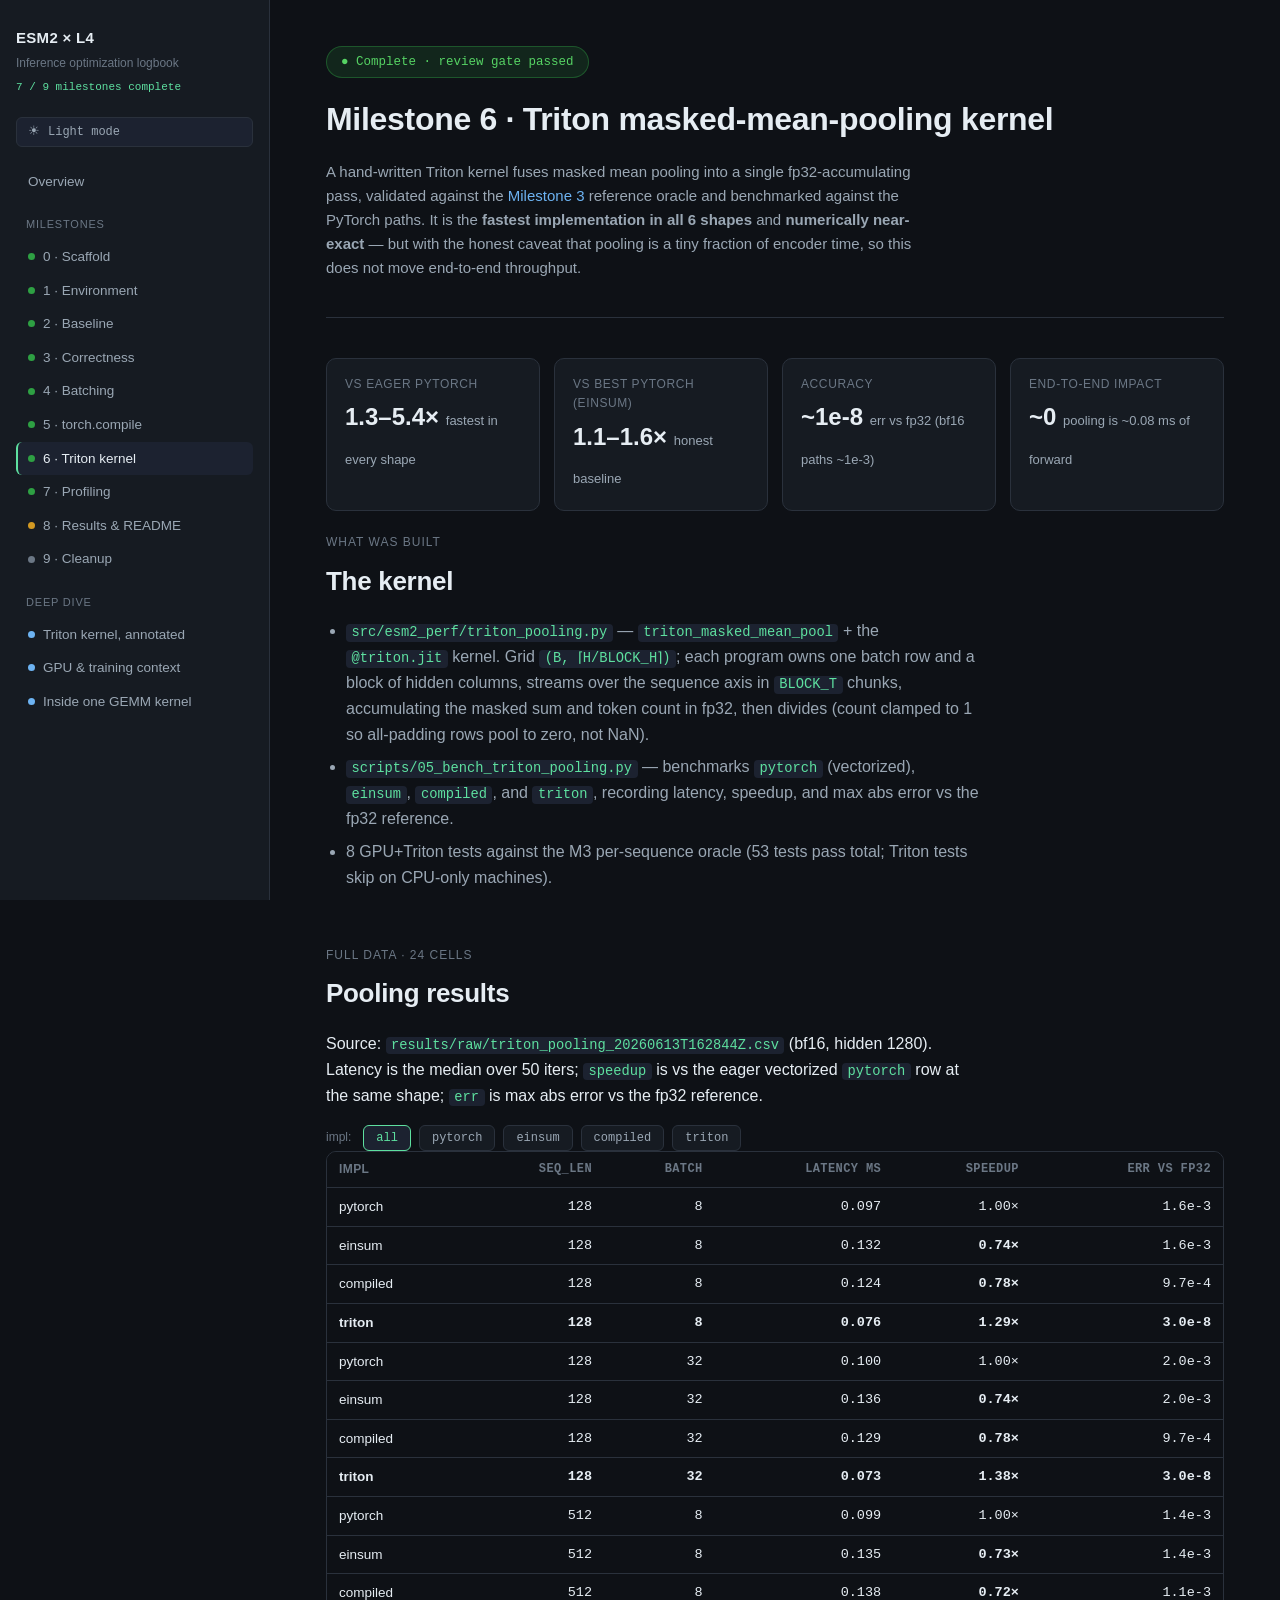
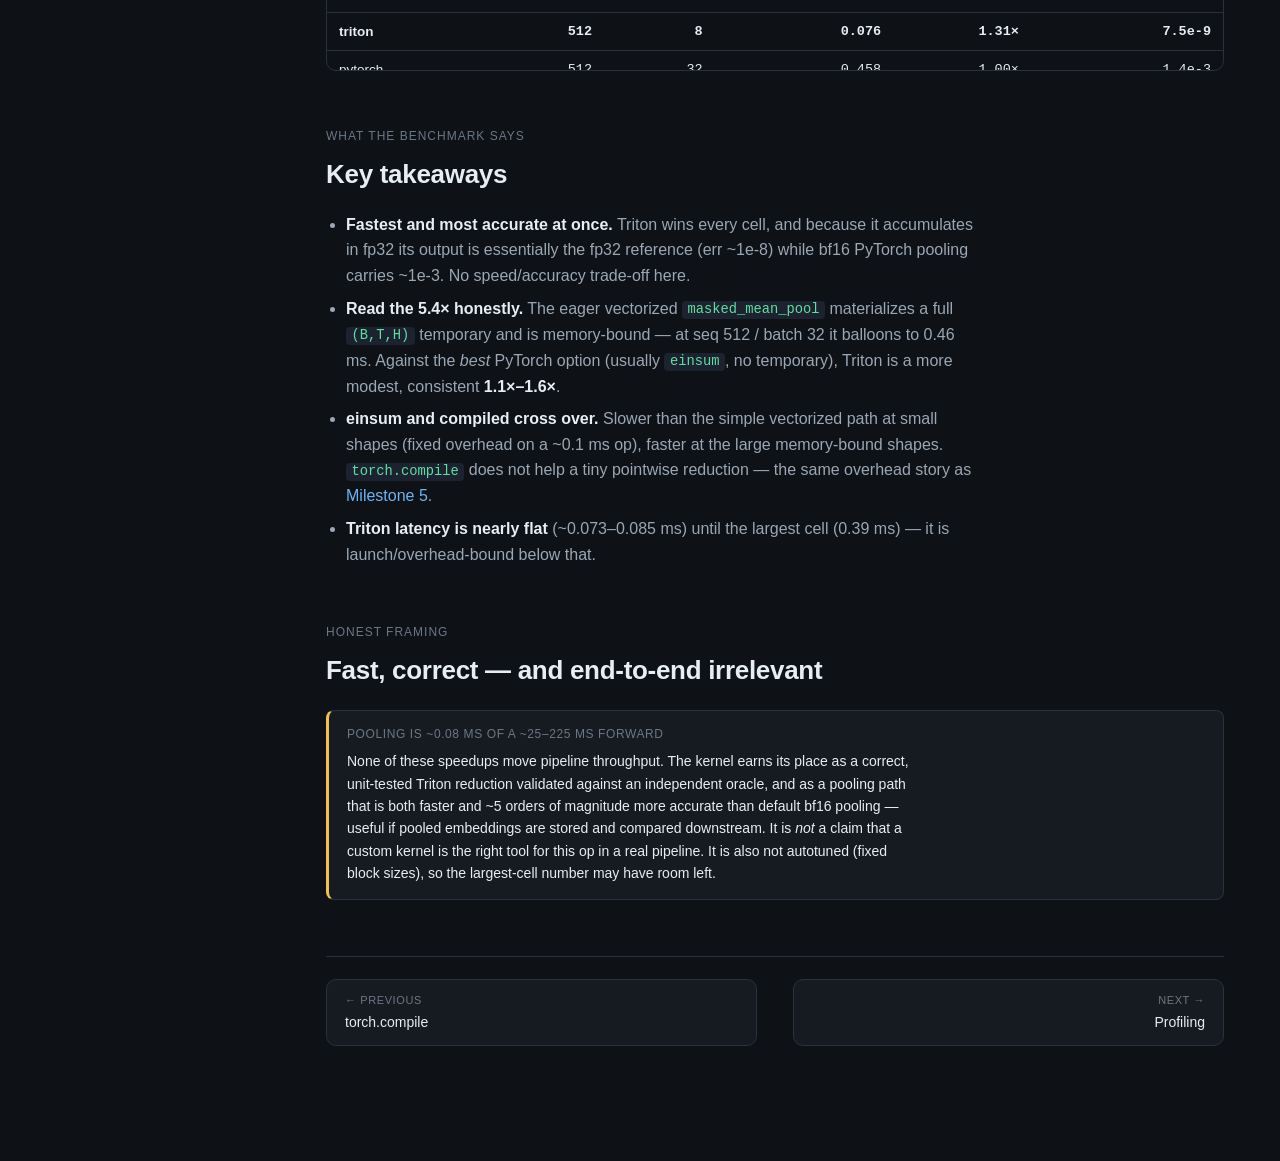
<file: site/m6.html>
<!DOCTYPE html>
<html lang="en">
<head>
<meta charset="utf-8">
<meta name="viewport" content="width=device-width, initial-scale=1">
<title>M6 · Triton kernel · ESM2 L4</title>
<link rel="stylesheet" href="assets/style.css?v=9">
  <script>(function(){try{var t=localStorage.getItem("esm2-theme");if(t==="light")document.documentElement.setAttribute("data-theme","light");}catch(e){}})();</script>
</head>
<body data-page="m6.html">
<div class="layout">
  <nav class="side" id="side"></nav>
  <main>
    <div class="phead">
      <div class="statusline done">● Complete · review gate passed</div>
      <h2>Milestone 6 · Triton masked-mean-pooling kernel</h2>
      <p class="lead">A hand-written Triton kernel fuses masked mean pooling into a single
      fp32-accumulating pass, validated against the <a href="m3.html">Milestone 3</a> reference oracle and
      benchmarked against the PyTorch paths. It is the <b>fastest implementation in all 6 shapes</b> and
      <b>numerically near-exact</b> — but with the honest caveat that pooling is a tiny fraction of encoder
      time, so this does not move end-to-end throughput.</p>
    </div>

    <div class="cards">
      <div class="card"><div class="k">vs eager PyTorch</div><div class="v">1.3–5.4× <small>fastest in every shape</small></div></div>
      <div class="card"><div class="k">vs best PyTorch (einsum)</div><div class="v">1.1–1.6× <small>honest baseline</small></div></div>
      <div class="card"><div class="k">Accuracy</div><div class="v">~1e-8 <small>err vs fp32 (bf16 paths ~1e-3)</small></div></div>
      <div class="card"><div class="k">End-to-end impact</div><div class="v">~0 <small>pooling is ~0.08 ms of forward</small></div></div>
    </div>

    <section>
      <div class="kicker">What was built</div>
      <h2>The kernel</h2>
      <ul class="clean">
        <li><code>src/esm2_perf/triton_pooling.py</code> — <code>triton_masked_mean_pool</code> + the
        <code>@triton.jit</code> kernel. Grid <code>(B, ⌈H/BLOCK_H⌉)</code>; each program owns one batch
        row and a block of hidden columns, streams over the sequence axis in <code>BLOCK_T</code> chunks,
        accumulating the masked sum and token count in fp32, then divides (count clamped to 1 so
        all-padding rows pool to zero, not NaN).</li>
        <li><code>scripts/05_bench_triton_pooling.py</code> — benchmarks <code>pytorch</code> (vectorized),
        <code>einsum</code>, <code>compiled</code>, and <code>triton</code>, recording latency, speedup,
        and max abs error vs the fp32 reference.</li>
        <li>8 GPU+Triton tests against the M3 per-sequence oracle (53 tests pass total; Triton tests skip
        on CPU-only machines).</li>
      </ul>
    </section>

    <section id="results">
      <div class="kicker">Full data · 24 cells</div>
      <h2>Pooling results</h2>
      <p>Source: <code>results/raw/triton_pooling_20260613T162844Z.csv</code> (bf16, hidden 1280). Latency
      is the median over 50 iters; <code>speedup</code> is vs the eager vectorized <code>pytorch</code>
      row at the same shape; <code>err</code> is max abs error vs the fp32 reference.</p>
      <div class="controls">
        <span style="color:var(--faint);font-size:12px;margin-right:4px">impl:</span>
        <button data-f="all" class="on">all</button>
        <button data-f="pytorch">pytorch</button>
        <button data-f="einsum">einsum</button>
        <button data-f="compiled">compiled</button>
        <button data-f="triton">triton</button>
      </div>
      <div class="tablewrap">
        <table id="resTable">
          <thead><tr>
            <th>impl</th><th class="num">seq_len</th><th class="num">batch</th>
            <th class="num">latency ms</th><th class="num">speedup</th><th class="num">err vs fp32</th>
          </tr></thead>
          <tbody id="resBody"></tbody>
        </table>
      </div>
    </section>

    <section>
      <div class="kicker">What the benchmark says</div>
      <h2>Key takeaways</h2>
      <ul class="clean">
        <li><b>Fastest and most accurate at once.</b> Triton wins every cell, and because it accumulates
        in fp32 its output is essentially the fp32 reference (err ~1e-8) while bf16 PyTorch pooling carries
        ~1e-3. No speed/accuracy trade-off here.</li>
        <li><b>Read the 5.4× honestly.</b> The eager vectorized <code>masked_mean_pool</code> materializes
        a full <code>(B,T,H)</code> temporary and is memory-bound — at seq 512 / batch 32 it balloons to
        0.46 ms. Against the <em>best</em> PyTorch option (usually <code>einsum</code>, no temporary),
        Triton is a more modest, consistent <b>1.1×–1.6×</b>.</li>
        <li><b>einsum and compiled cross over.</b> Slower than the simple vectorized path at small shapes
        (fixed overhead on a ~0.1 ms op), faster at the large memory-bound shapes. <code>torch.compile</code>
        does not help a tiny pointwise reduction — the same overhead story as
        <a href="m5.html">Milestone 5</a>.</li>
        <li><b>Triton latency is nearly flat</b> (~0.073–0.085 ms) until the largest cell (0.39 ms) — it is
        launch/overhead-bound below that.</li>
      </ul>
    </section>

    <section>
      <div class="kicker">Honest framing</div>
      <h2>Fast, correct — and end-to-end irrelevant</h2>
      <div class="note warn">
        <div class="h">Pooling is ~0.08 ms of a ~25–225 ms forward</div>
        <p>None of these speedups move pipeline throughput. The kernel earns its place as a correct,
        unit-tested Triton reduction validated against an independent oracle, and as a pooling path that is
        both faster and ~5 orders of magnitude more accurate than default bf16 pooling — useful if pooled
        embeddings are stored and compared downstream. It is <em>not</em> a claim that a custom kernel is
        the right tool for this op in a real pipeline. It is also not autotuned (fixed block sizes), so the
        largest-cell number may have room left.</p>
      </div>
    </section>

    <div class="pager" id="pager"></div>
  </main>
</div>

<script>
// Pooling matrix (from results/raw/triton_pooling_20260613T162844Z.csv); bf16, hidden 1280
// [impl, seq_len, batch, latency_ms, speedup_vs_pytorch, err_vs_fp32]
const ROWS = [
  ["pytorch", 128, 8,  0.09744, 1.0,   1.59e-3],
  ["einsum",  128, 8,  0.13210, 0.738, 1.59e-3],
  ["compiled",128, 8,  0.12448, 0.783, 9.745e-4],
  ["triton",  128, 8,  0.07578, 1.286, 2.98e-8],
  ["pytorch", 128, 32, 0.10035, 1.0,   1.963e-3],
  ["einsum",  128, 32, 0.13568, 0.740, 1.963e-3],
  ["compiled",128, 32, 0.12902, 0.778, 9.745e-4],
  ["triton",  128, 32, 0.07270, 1.380, 2.98e-8],
  ["pytorch", 512, 8,  0.09933, 1.0,   1.382e-3],
  ["einsum",  512, 8,  0.13517, 0.735, 1.382e-3],
  ["compiled",512, 8,  0.13824, 0.719, 1.123e-3],
  ["triton",  512, 8,  0.07579, 1.311, 7.451e-9],
  ["pytorch", 512, 32, 0.45774, 1.0,   1.382e-3],
  ["einsum",  512, 32, 0.13824, 3.311, 1.382e-3],
  ["compiled",512, 32, 0.14949, 3.062, 1.123e-3],
  ["triton",  512, 32, 0.08499, 5.386, 2.98e-8],
  ["pytorch", 1022,8,  0.11571, 1.0,   6.463e-4],
  ["einsum",  1022,8,  0.13926, 0.831, 6.463e-4],
  ["compiled",1022,8,  0.12493, 0.926, 6.046e-4],
  ["triton",  1022,8,  0.07578, 1.527, 1.49e-8],
  ["pytorch", 1022,32, 1.05062, 1.0,   1.159e-3],
  ["einsum",  1022,32, 0.43371, 2.422, 1.159e-3],
  ["compiled",1022,32, 0.48026, 2.188, 6.826e-4],
  ["triton",  1022,32, 0.38907, 2.700, 2.235e-8],
];
const body=document.getElementById('resBody');
function render(filter){
  body.innerHTML='';
  ROWS.filter(r=>filter==='all'||r[0]===filter).forEach(r=>{
    const isTri = r[0]==='triton';
    const spd = r[4]===1.0 ? '1.00×'
      : '<b'+(r[4]>=2?' style="color:var(--accent)"':'')+'>'+r[4].toFixed(2)+'×</b>';
    const tr=document.createElement('tr');
    if(isTri) tr.style.fontWeight='600';
    tr.innerHTML=
      `<td>${r[0]}</td><td class="num">${r[1]}</td><td class="num">${r[2]}</td>`+
      `<td class="num">${r[3].toFixed(3)}</td><td class="num">${spd}</td>`+
      `<td class="num">${r[5].toExponential(1)}</td>`;
    body.appendChild(tr);
  });
}
render('all');
document.querySelectorAll('.controls button').forEach(b=>{
  b.addEventListener('click',()=>{
    document.querySelectorAll('.controls button').forEach(x=>x.classList.remove('on'));
    b.classList.add('on');
    render(b.dataset.f);
  });
});
</script>
<script src="assets/nav.js?v=10"></script>
</body>
</html>
</file>
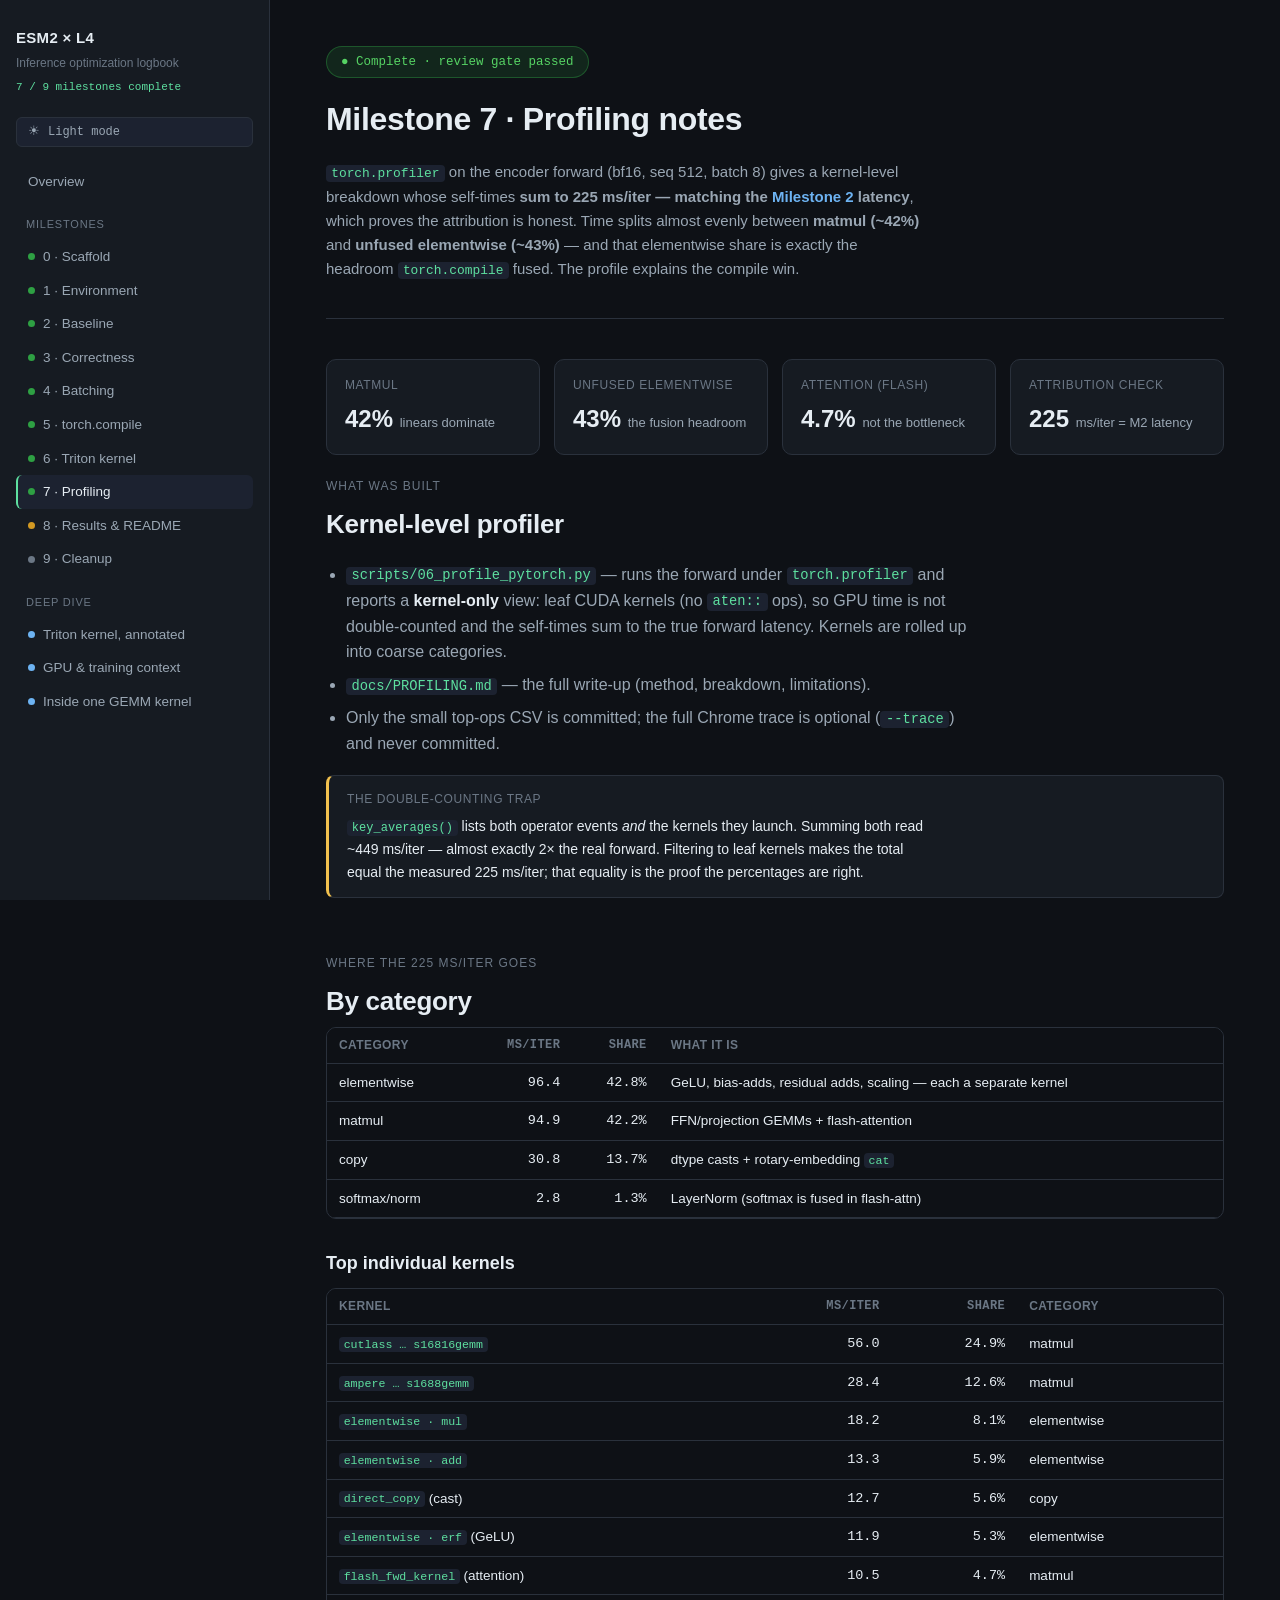
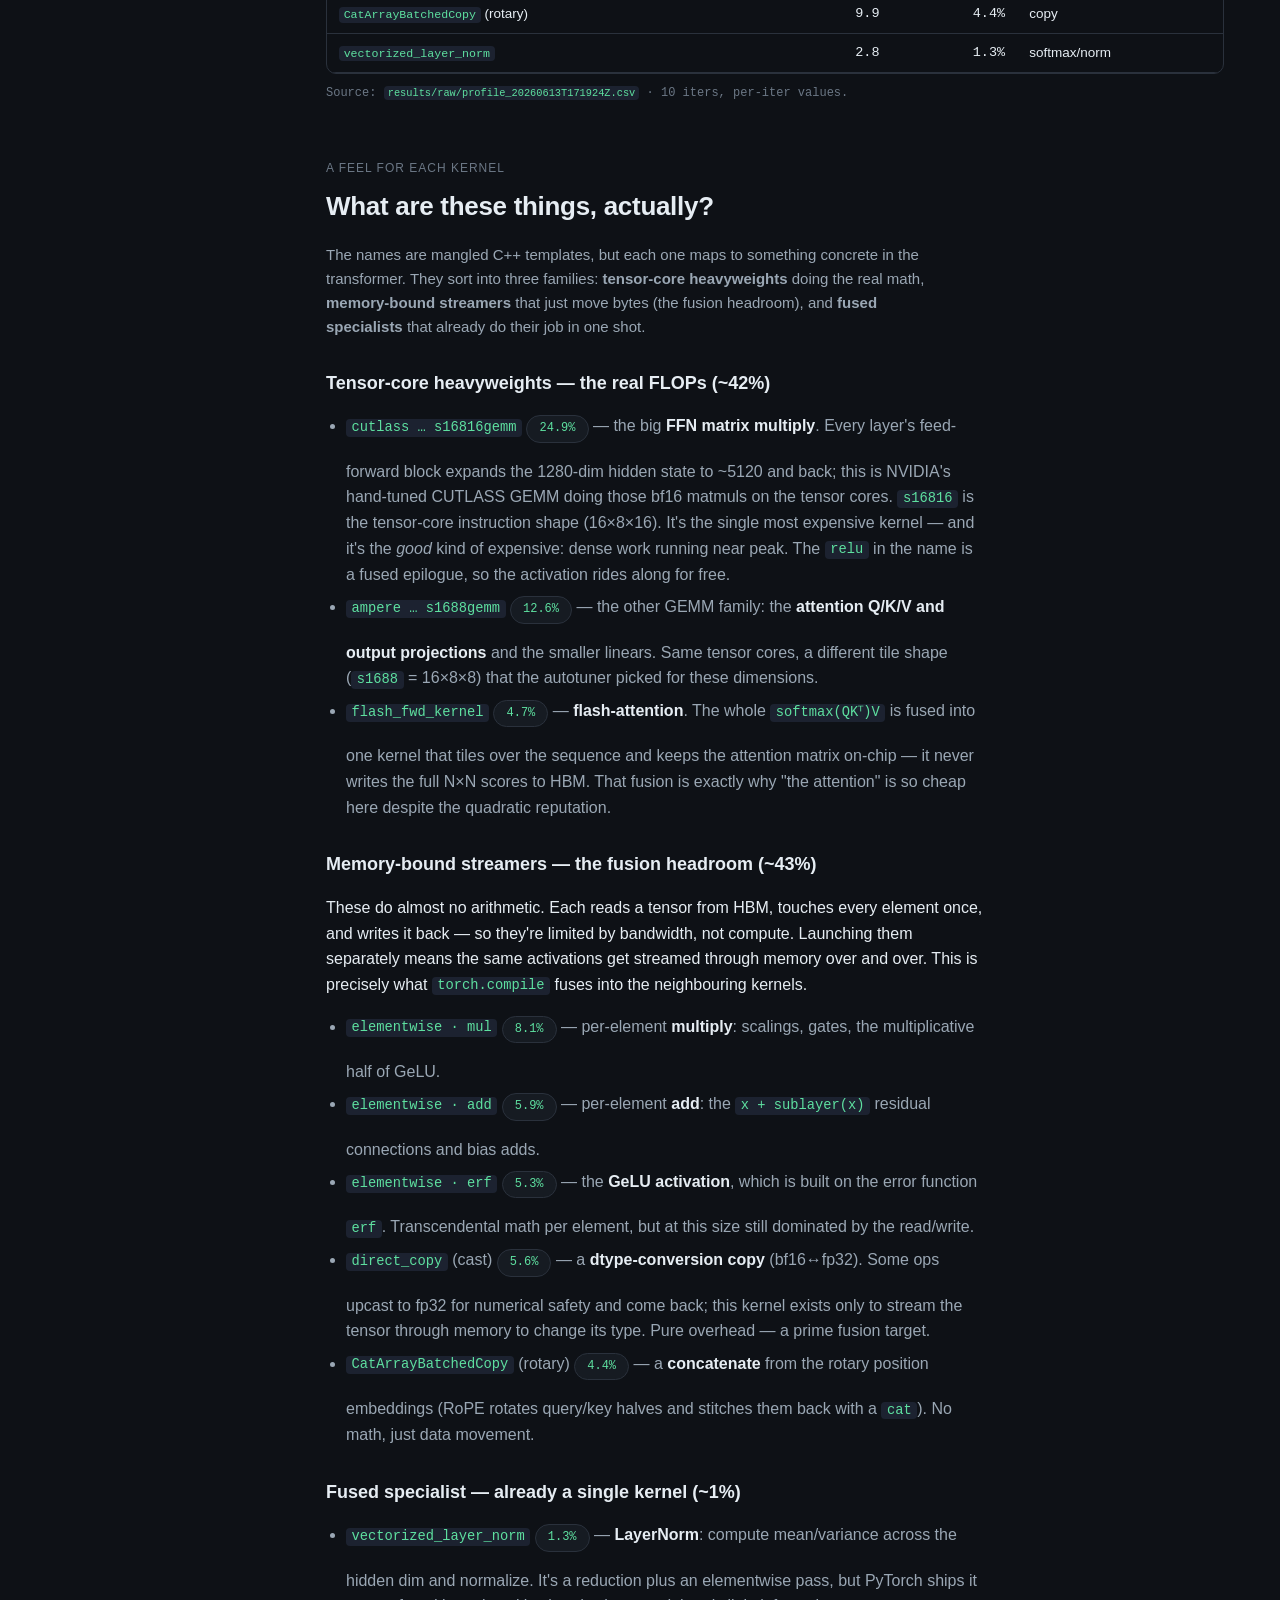
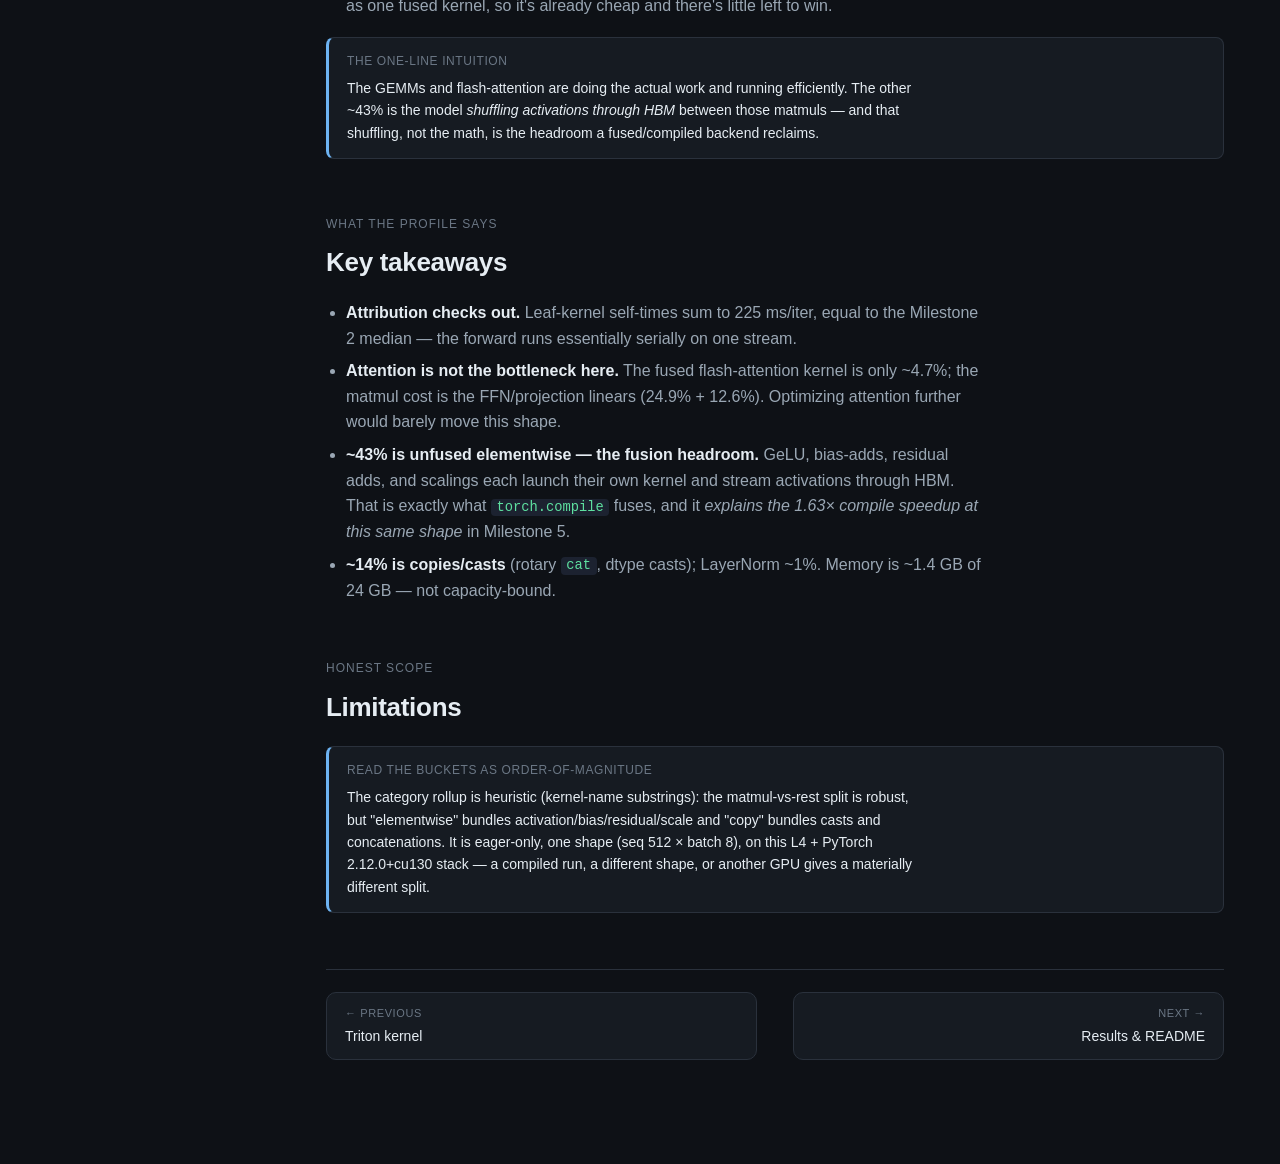
<file: site/m7.html>
<!DOCTYPE html>
<html lang="en">
<head>
<meta charset="utf-8">
<meta name="viewport" content="width=device-width, initial-scale=1">
<title>M7 · Profiling · ESM2 L4</title>
<link rel="stylesheet" href="assets/style.css?v=9">
  <script>(function(){try{var t=localStorage.getItem("esm2-theme");if(t==="light")document.documentElement.setAttribute("data-theme","light");}catch(e){}})();</script>
</head>
<body data-page="m7.html">
<div class="layout">
  <nav class="side" id="side"></nav>
  <main>
    <div class="phead">
      <div class="statusline done">● Complete · review gate passed</div>
      <h2>Milestone 7 · Profiling notes</h2>
      <p class="lead"><code>torch.profiler</code> on the encoder forward (bf16, seq 512, batch 8) gives a
      kernel-level breakdown whose self-times <b>sum to 225 ms/iter — matching the
      <a href="m2.html">Milestone 2</a> latency</b>, which proves the attribution is honest. Time splits
      almost evenly between <b>matmul (~42%)</b> and <b>unfused elementwise (~43%)</b> — and that
      elementwise share is exactly the headroom <a href="m5.html"><code>torch.compile</code></a> fused.
      The profile explains the compile win.</p>
    </div>

    <div class="cards">
      <div class="card"><div class="k">Matmul</div><div class="v">42% <small>linears dominate</small></div></div>
      <div class="card"><div class="k">Unfused elementwise</div><div class="v">43% <small>the fusion headroom</small></div></div>
      <div class="card"><div class="k">Attention (flash)</div><div class="v">4.7% <small>not the bottleneck</small></div></div>
      <div class="card"><div class="k">Attribution check</div><div class="v">225 <small>ms/iter = M2 latency</small></div></div>
    </div>

    <section>
      <div class="kicker">What was built</div>
      <h2>Kernel-level profiler</h2>
      <ul class="clean">
        <li><code>scripts/06_profile_pytorch.py</code> — runs the forward under
        <code>torch.profiler</code> and reports a <b>kernel-only</b> view: leaf CUDA kernels (no
        <code>aten::</code> ops), so GPU time is not double-counted and the self-times sum to the true
        forward latency. Kernels are rolled up into coarse categories.</li>
        <li><code>docs/PROFILING.md</code> — the full write-up (method, breakdown, limitations).</li>
        <li>Only the small top-ops CSV is committed; the full Chrome trace is optional
        (<code>--trace</code>) and never committed.</li>
      </ul>
      <div class="note warn">
        <div class="h">The double-counting trap</div>
        <p><code>key_averages()</code> lists both operator events <em>and</em> the kernels they launch.
        Summing both read ~449 ms/iter — almost exactly 2× the real forward. Filtering to leaf kernels
        makes the total equal the measured 225 ms/iter; that equality is the proof the percentages are
        right.</p>
      </div>
    </section>

    <section id="results">
      <div class="kicker">Where the 225 ms/iter goes</div>
      <h2>By category</h2>
      <div class="tablewrap">
        <table>
          <thead><tr><th>category</th><th class="num">ms/iter</th><th class="num">share</th><th>what it is</th></tr></thead>
          <tbody>
            <tr><td>elementwise</td><td class="num">96.4</td><td class="num">42.8%</td><td>GeLU, bias-adds, residual adds, scaling — each a separate kernel</td></tr>
            <tr><td>matmul</td><td class="num">94.9</td><td class="num">42.2%</td><td>FFN/projection GEMMs + flash-attention</td></tr>
            <tr><td>copy</td><td class="num">30.8</td><td class="num">13.7%</td><td>dtype casts + rotary-embedding <code>cat</code></td></tr>
            <tr><td>softmax/norm</td><td class="num">2.8</td><td class="num">1.3%</td><td>LayerNorm (softmax is fused in flash-attn)</td></tr>
          </tbody>
        </table>
      </div>
      <h3>Top individual kernels</h3>
      <div class="tablewrap">
        <table>
          <thead><tr><th>kernel</th><th class="num">ms/iter</th><th class="num">share</th><th>category</th></tr></thead>
          <tbody>
            <tr><td><code>cutlass … s16816gemm</code></td><td class="num">56.0</td><td class="num">24.9%</td><td>matmul</td></tr>
            <tr><td><code>ampere … s1688gemm</code></td><td class="num">28.4</td><td class="num">12.6%</td><td>matmul</td></tr>
            <tr><td><code>elementwise · mul</code></td><td class="num">18.2</td><td class="num">8.1%</td><td>elementwise</td></tr>
            <tr><td><code>elementwise · add</code></td><td class="num">13.3</td><td class="num">5.9%</td><td>elementwise</td></tr>
            <tr><td><code>direct_copy</code> (cast)</td><td class="num">12.7</td><td class="num">5.6%</td><td>copy</td></tr>
            <tr><td><code>elementwise · erf</code> (GeLU)</td><td class="num">11.9</td><td class="num">5.3%</td><td>elementwise</td></tr>
            <tr><td><code>flash_fwd_kernel</code> (attention)</td><td class="num">10.5</td><td class="num">4.7%</td><td>matmul</td></tr>
            <tr><td><code>CatArrayBatchedCopy</code> (rotary)</td><td class="num">9.9</td><td class="num">4.4%</td><td>copy</td></tr>
            <tr><td><code>vectorized_layer_norm</code></td><td class="num">2.8</td><td class="num">1.3%</td><td>softmax/norm</td></tr>
          </tbody>
        </table>
      </div>
      <p class="codecap">Source: <code>results/raw/profile_20260613T171924Z.csv</code> · 10 iters, per-iter values.</p>
    </section>

    <section id="glossary">
      <div class="kicker">A feel for each kernel</div>
      <h2>What are these things, actually?</h2>
      <p class="lead">The names are mangled C++ templates, but each one maps to something concrete in the
      transformer. They sort into three families: <b>tensor-core heavyweights</b> doing the real math,
      <b>memory-bound streamers</b> that just move bytes (the fusion headroom), and <b>fused specialists</b>
      that already do their job in one shot.</p>

      <h3>Tensor-core heavyweights — the real FLOPs (~42%)</h3>
      <ul class="clean">
        <li><code>cutlass … s16816gemm</code> <span class="tag">24.9%</span> — the big <b>FFN matrix
        multiply</b>. Every layer's feed-forward block expands the 1280-dim hidden state to ~5120 and back;
        this is NVIDIA's hand-tuned CUTLASS GEMM doing those bf16 matmuls on the tensor cores. <code>s16816</code>
        is the tensor-core instruction shape (16×8×16). It's the single most expensive kernel — and it's the
        <em>good</em> kind of expensive: dense work running near peak. The <code>relu</code> in the name is a
        fused epilogue, so the activation rides along for free.</li>
        <li><code>ampere … s1688gemm</code> <span class="tag">12.6%</span> — the other GEMM family: the
        <b>attention Q/K/V and output projections</b> and the smaller linears. Same tensor cores, a different
        tile shape (<code>s1688</code> = 16×8×8) that the autotuner picked for these dimensions.</li>
        <li><code>flash_fwd_kernel</code> <span class="tag">4.7%</span> — <b>flash-attention</b>. The whole
        <code>softmax(QKᵀ)V</code> is fused into one kernel that tiles over the sequence and keeps the
        attention matrix on-chip — it never writes the full N×N scores to HBM. That fusion is exactly why
        "the attention" is so cheap here despite the quadratic reputation.</li>
      </ul>

      <h3>Memory-bound streamers — the fusion headroom (~43%)</h3>
      <p>These do almost no arithmetic. Each reads a tensor from HBM, touches every element once, and writes
      it back — so they're limited by bandwidth, not compute. Launching them separately means the same
      activations get streamed through memory over and over. This is precisely what
      <a href="m5.html"><code>torch.compile</code></a> fuses into the neighbouring kernels.</p>
      <ul class="clean">
        <li><code>elementwise · mul</code> <span class="tag">8.1%</span> — per-element <b>multiply</b>:
        scalings, gates, the multiplicative half of GeLU.</li>
        <li><code>elementwise · add</code> <span class="tag">5.9%</span> — per-element <b>add</b>: the
        <code>x + sublayer(x)</code> residual connections and bias adds.</li>
        <li><code>elementwise · erf</code> <span class="tag">5.3%</span> — the <b>GeLU activation</b>, which
        is built on the error function <code>erf</code>. Transcendental math per element, but at this size
        still dominated by the read/write.</li>
        <li><code>direct_copy</code> (cast) <span class="tag">5.6%</span> — a <b>dtype-conversion copy</b>
        (bf16↔fp32). Some ops upcast to fp32 for numerical safety and come back; this kernel exists only to
        stream the tensor through memory to change its type. Pure overhead — a prime fusion target.</li>
        <li><code>CatArrayBatchedCopy</code> (rotary) <span class="tag">4.4%</span> — a <b>concatenate</b>
        from the rotary position embeddings (RoPE rotates query/key halves and stitches them back with a
        <code>cat</code>). No math, just data movement.</li>
      </ul>

      <h3>Fused specialist — already a single kernel (~1%)</h3>
      <ul class="clean">
        <li><code>vectorized_layer_norm</code> <span class="tag">1.3%</span> — <b>LayerNorm</b>: compute
        mean/variance across the hidden dim and normalize. It's a reduction plus an elementwise pass, but
        PyTorch ships it as one fused kernel, so it's already cheap and there's little left to win.</li>
      </ul>

      <div class="note">
        <div class="h">The one-line intuition</div>
        <p>The GEMMs and flash-attention are doing the actual work and running efficiently. The other ~43% is
        the model <em>shuffling activations through HBM</em> between those matmuls — and that shuffling, not
        the math, is the headroom a fused/compiled backend reclaims.</p>
      </div>
    </section>

    <section>
      <div class="kicker">What the profile says</div>
      <h2>Key takeaways</h2>
      <ul class="clean">
        <li><b>Attribution checks out.</b> Leaf-kernel self-times sum to 225 ms/iter, equal to the
        Milestone 2 median — the forward runs essentially serially on one stream.</li>
        <li><b>Attention is not the bottleneck here.</b> The fused flash-attention kernel is only ~4.7%;
        the matmul cost is the FFN/projection linears (24.9% + 12.6%). Optimizing attention further would
        barely move this shape.</li>
        <li><b>~43% is unfused elementwise — the fusion headroom.</b> GeLU, bias-adds, residual adds, and
        scalings each launch their own kernel and stream activations through HBM. That is exactly what
        <code>torch.compile</code> fuses, and it <em>explains the 1.63× compile speedup at this same
        shape</em> in Milestone 5.</li>
        <li><b>~14% is copies/casts</b> (rotary <code>cat</code>, dtype casts); LayerNorm ~1%. Memory is
        ~1.4 GB of 24 GB — not capacity-bound.</li>
      </ul>
    </section>

    <section>
      <div class="kicker">Honest scope</div>
      <h2>Limitations</h2>
      <div class="note">
        <div class="h">Read the buckets as order-of-magnitude</div>
        <p>The category rollup is heuristic (kernel-name substrings): the matmul-vs-rest split is robust,
        but "elementwise" bundles activation/bias/residual/scale and "copy" bundles casts and
        concatenations. It is eager-only, one shape (seq 512 × batch 8), on this L4 + PyTorch 2.12.0+cu130
        stack — a compiled run, a different shape, or another GPU gives a materially different split.</p>
      </div>
    </section>

    <div class="pager" id="pager"></div>
  </main>
</div>
<script src="assets/nav.js?v=10"></script>
</body>
</html>
</file>
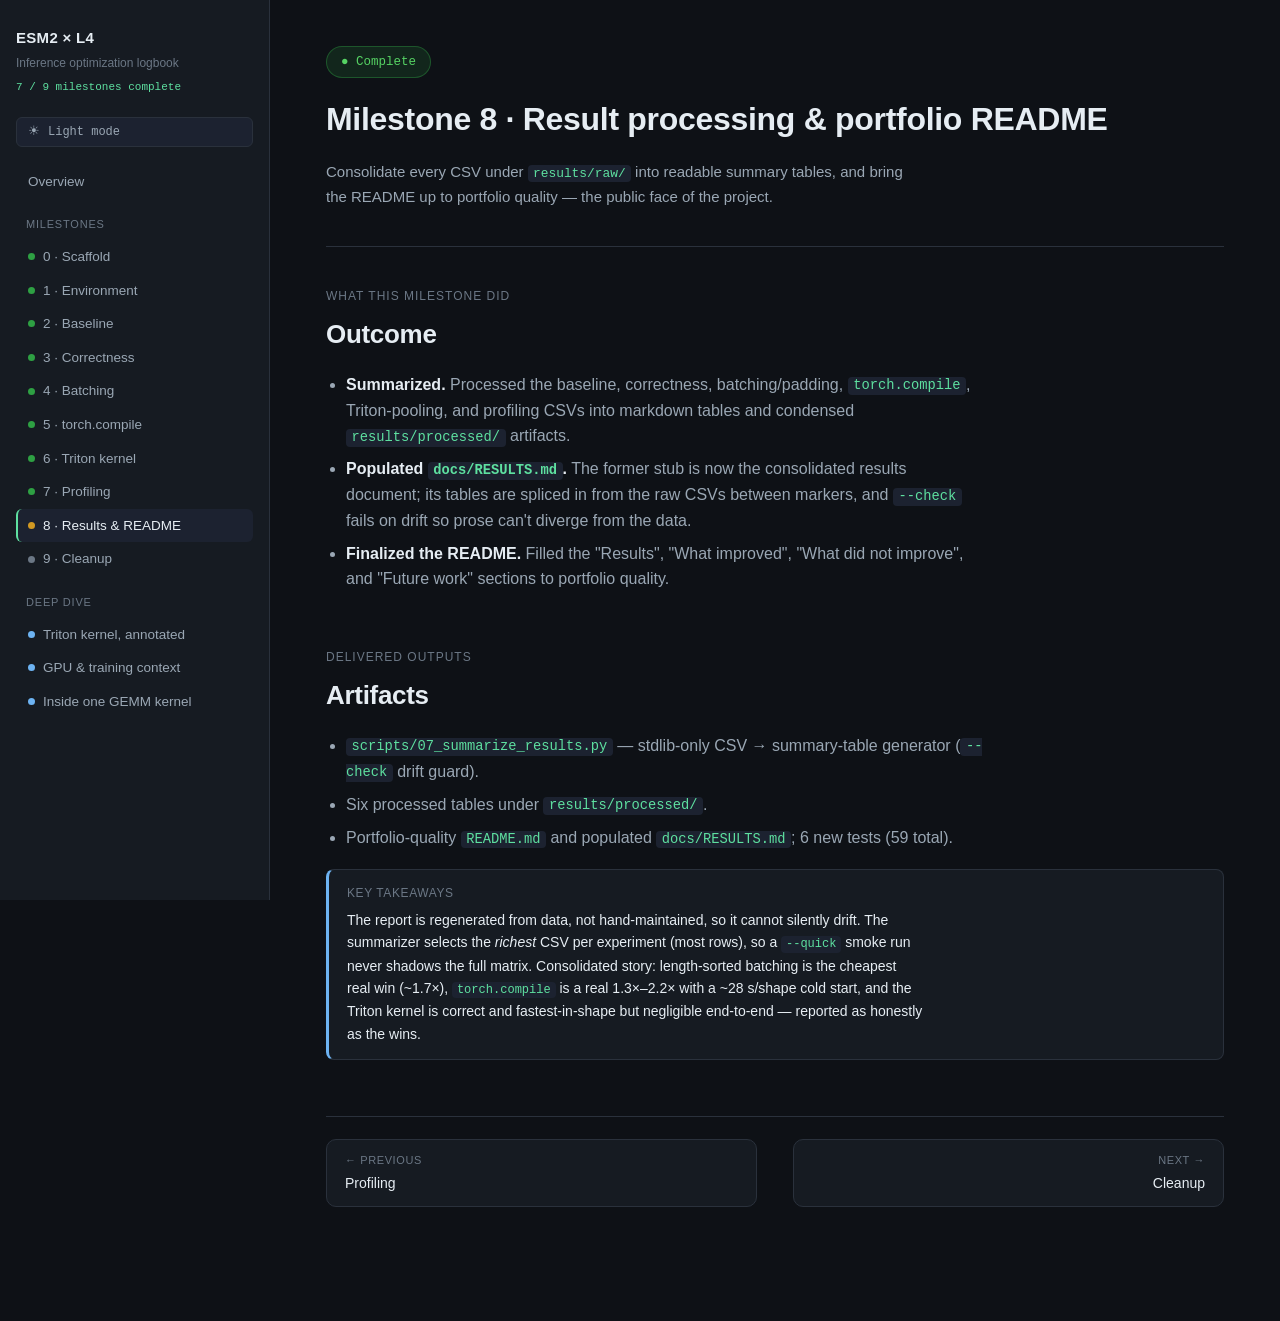
<file: site/m8.html>
<!DOCTYPE html>
<html lang="en">
<head>
<meta charset="utf-8">
<meta name="viewport" content="width=device-width, initial-scale=1">
<title>M8 · Results &amp; README · ESM2 L4</title>
<link rel="stylesheet" href="assets/style.css?v=9">
  <script>(function(){try{var t=localStorage.getItem("esm2-theme");if(t==="light")document.documentElement.setAttribute("data-theme","light");}catch(e){}})();</script>
</head>
<body data-page="m8.html">
<div class="layout">
  <nav class="side" id="side"></nav>
  <main>
    <div class="phead">
      <div class="statusline done">● Complete</div>
      <h2>Milestone 8 · Result processing &amp; portfolio README</h2>
      <p class="lead">Consolidate every CSV under <code>results/raw/</code> into readable summary tables,
      and bring the README up to portfolio quality — the public face of the project.</p>
    </div>

    <section>
      <div class="kicker">What this milestone did</div>
      <h2>Outcome</h2>
      <ul class="clean">
        <li><b>Summarized.</b> Processed the baseline, correctness, batching/padding,
        <code>torch.compile</code>, Triton-pooling, and profiling CSVs into markdown tables and
        condensed <code>results/processed/</code> artifacts.</li>
        <li><b>Populated <code>docs/RESULTS.md</code>.</b> The former stub is now the consolidated
        results document; its tables are spliced in from the raw CSVs between markers, and
        <code>--check</code> fails on drift so prose can't diverge from the data.</li>
        <li><b>Finalized the README.</b> Filled the "Results", "What improved", "What did not
        improve", and "Future work" sections to portfolio quality.</li>
      </ul>
    </section>

    <section>
      <div class="kicker">Delivered outputs</div>
      <h2>Artifacts</h2>
      <ul class="clean">
        <li><code>scripts/07_summarize_results.py</code> — stdlib-only CSV → summary-table generator
        (<code>--check</code> drift guard).</li>
        <li>Six processed tables under <code>results/processed/</code>.</li>
        <li>Portfolio-quality <code>README.md</code> and populated <code>docs/RESULTS.md</code>;
        6 new tests (59 total).</li>
      </ul>
      <div class="note">
        <div class="h">Key takeaways</div>
        <p>The report is regenerated from data, not hand-maintained, so it cannot silently drift.
        The summarizer selects the <em>richest</em> CSV per experiment (most rows), so a
        <code>--quick</code> smoke run never shadows the full matrix. Consolidated story:
        length-sorted batching is the cheapest real win (~1.7×), <code>torch.compile</code> is a
        real 1.3×–2.2× with a ~28&nbsp;s/shape cold start, and the Triton kernel is correct and
        fastest-in-shape but negligible end-to-end — reported as honestly as the wins.</p>
      </div>
    </section>

    <div class="pager" id="pager"></div>
  </main>
</div>
<script src="assets/nav.js?v=10"></script>
</body>
</html>
</file>
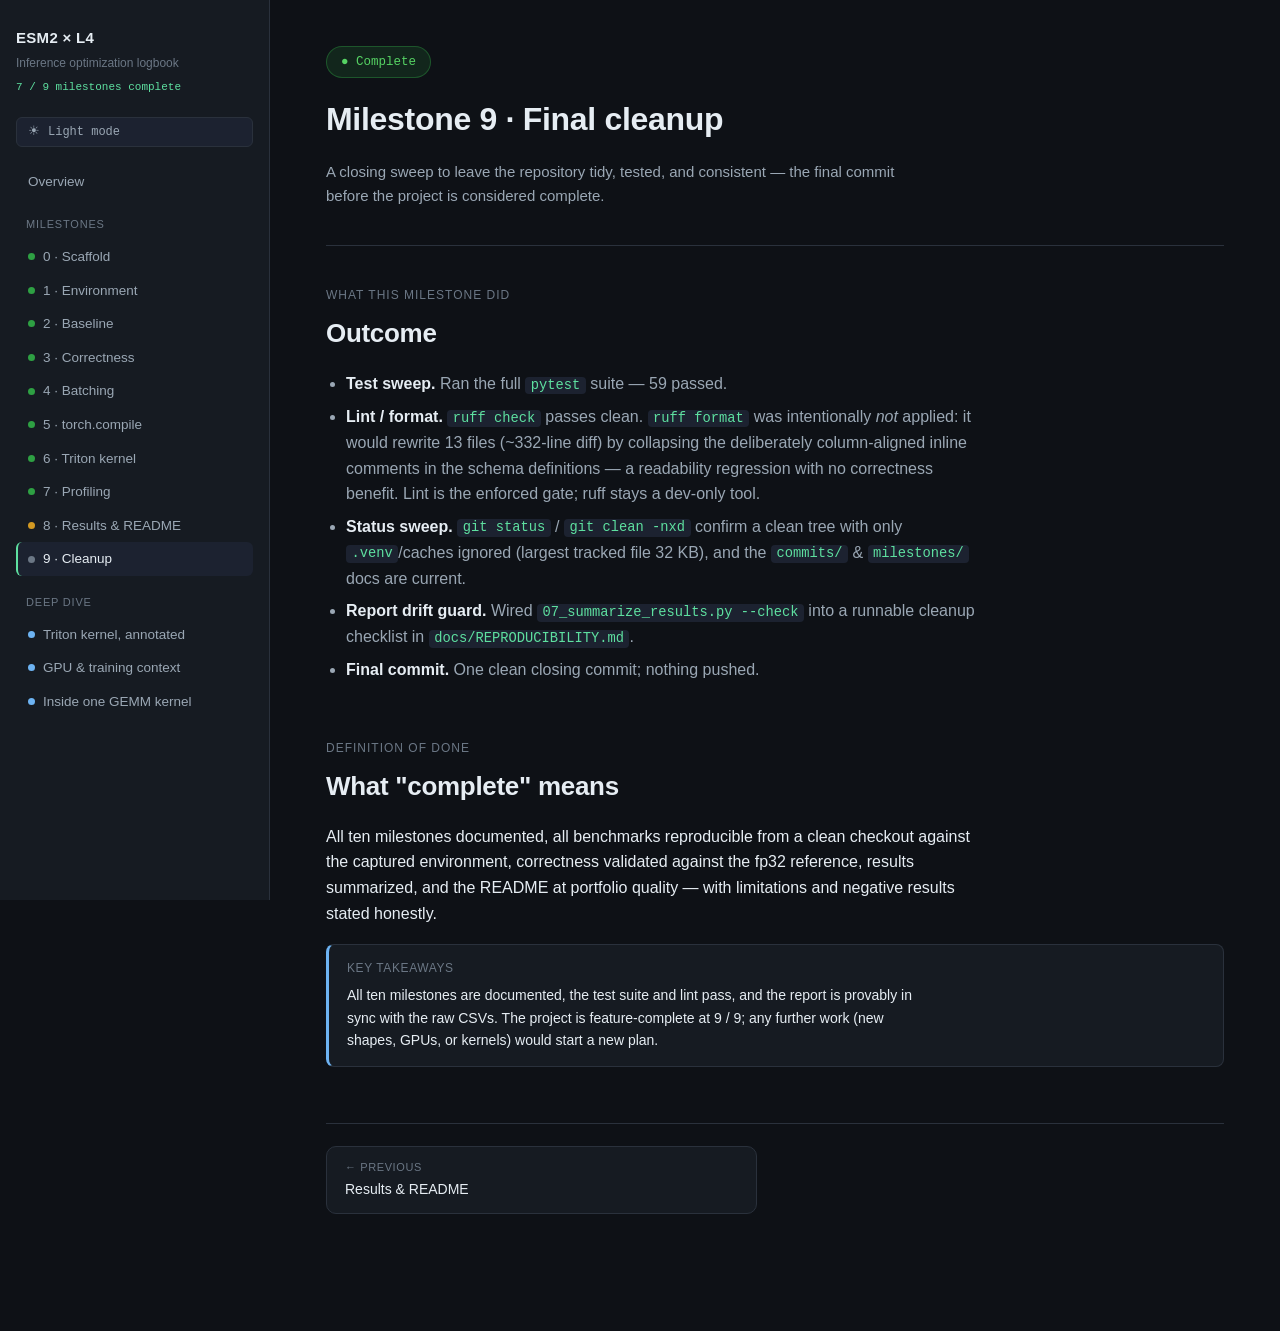
<file: site/m9.html>
<!DOCTYPE html>
<html lang="en">
<head>
<meta charset="utf-8">
<meta name="viewport" content="width=device-width, initial-scale=1">
<title>M9 · Final cleanup · ESM2 L4</title>
<link rel="stylesheet" href="assets/style.css?v=9">
  <script>(function(){try{var t=localStorage.getItem("esm2-theme");if(t==="light")document.documentElement.setAttribute("data-theme","light");}catch(e){}})();</script>
</head>
<body data-page="m9.html">
<div class="layout">
  <nav class="side" id="side"></nav>
  <main>
    <div class="phead">
      <div class="statusline done">● Complete</div>
      <h2>Milestone 9 · Final cleanup</h2>
      <p class="lead">A closing sweep to leave the repository tidy, tested, and consistent — the final
      commit before the project is considered complete.</p>
    </div>

    <section>
      <div class="kicker">What this milestone did</div>
      <h2>Outcome</h2>
      <ul class="clean">
        <li><b>Test sweep.</b> Ran the full <code>pytest</code> suite — 59 passed.</li>
        <li><b>Lint / format.</b> <code>ruff check</code> passes clean. <code>ruff format</code> was
        intentionally <em>not</em> applied: it would rewrite 13 files (~332-line diff) by collapsing
        the deliberately column-aligned inline comments in the schema definitions — a readability
        regression with no correctness benefit. Lint is the enforced gate; ruff stays a dev-only tool.</li>
        <li><b>Status sweep.</b> <code>git status</code> / <code>git clean -nxd</code> confirm a clean
        tree with only <code>.venv</code>/caches ignored (largest tracked file 32&nbsp;KB), and the
        <code>commits/</code> &amp; <code>milestones/</code> docs are current.</li>
        <li><b>Report drift guard.</b> Wired <code>07_summarize_results.py --check</code> into a
        runnable cleanup checklist in <code>docs/REPRODUCIBILITY.md</code>.</li>
        <li><b>Final commit.</b> One clean closing commit; nothing pushed.</li>
      </ul>
    </section>

    <section>
      <div class="kicker">Definition of done</div>
      <h2>What "complete" means</h2>
      <p>All ten milestones documented, all benchmarks reproducible from a clean checkout against the
      captured environment, correctness validated against the fp32 reference, results summarized, and the
      README at portfolio quality — with limitations and negative results stated honestly.</p>
      <div class="note">
        <div class="h">Key takeaways</div>
        <p>All ten milestones are documented, the test suite and lint pass, and the report is
        provably in sync with the raw CSVs. The project is feature-complete at 9 / 9; any further
        work (new shapes, GPUs, or kernels) would start a new plan.</p>
      </div>
    </section>

    <div class="pager" id="pager"></div>
  </main>
</div>
<script src="assets/nav.js?v=10"></script>
</body>
</html>
</file>
<file: site/assets/style.css>
:root{
  --bg:#0e1116; --panel:#161b22; --panel2:#1c2230; --line:#2a313c;
  --ink:#e6edf3; --muted:#9aa7b4; --faint:#6b7785;
  --accent:#5ee0a0; --accent2:#6db3f2; --warn:#f2c14e; --pink:#e26d9e;
  --next:#d29922;
  --mono:ui-monospace,SFMono-Regular,"SF Mono",Menlo,Consolas,monospace;
  --sans:-apple-system,BlinkMacSystemFont,"Segoe UI",Roboto,Helvetica,Arial,sans-serif;
}
/* ---- light theme (opt-in via <html data-theme="light">) ---- */
:root[data-theme="light"]{
  --bg:#f6f8fa; --panel:#ffffff; --panel2:#eef1f5; --line:#d0d7de;
  --ink:#1f2328; --muted:#57606a; --faint:#7a828b;
  --accent:#1a7f4b; --accent2:#0969da; --warn:#9a6700; --pink:#bf3989;
  --next:#9a6700;
}
/* contrast fixups for the few hardcoded greens used in done badges/dots */
:root[data-theme="light"] .statusline.done,
:root[data-theme="light"] .b-done{color:#1a7f4b}
:root[data-theme="light"] .dot.done{background:#1a7f4b}
html{color-scheme:dark}
:root[data-theme="light"]{color-scheme:light}
*{box-sizing:border-box}
html{scroll-behavior:smooth}
body{margin:0;background:var(--bg);color:var(--ink);font-family:var(--sans);line-height:1.6;font-size:16px}
a{color:var(--accent2);text-decoration:none}
a:hover{text-decoration:underline}
code,.mono{font-family:var(--mono);font-size:.86em}
code{background:var(--panel2);padding:.1em .4em;border-radius:4px;color:var(--accent)}

.layout{display:grid;grid-template-columns:270px 1fr;max-width:1320px;margin:0 auto}

/* ---- sidebar nav (built by nav.js) ---- */
nav.side{position:sticky;top:0;align-self:start;height:100vh;overflow-y:auto;
  padding:26px 16px;border-right:1px solid var(--line);background:var(--panel)}
nav.side h1{font-size:15px;margin:0 0 4px;letter-spacing:.3px}
nav.side .sub{color:var(--faint);font-size:12px;margin-bottom:6px}
nav.side .prog{font-family:var(--mono);font-size:11px;color:var(--accent);margin-bottom:20px}
nav.side a{display:flex;align-items:center;gap:8px;color:var(--muted);padding:6px 10px;border-radius:6px;
  font-size:13.5px;border-left:2px solid transparent}
nav.side a:hover{background:var(--panel2);text-decoration:none;color:var(--ink)}
nav.side a.active{background:var(--panel2);color:var(--ink);border-left-color:var(--accent)}
nav.side a .lbl{flex:1;min-width:0;white-space:nowrap;overflow:hidden;text-overflow:ellipsis}
nav.side .grp{color:var(--faint);font-size:11px;text-transform:uppercase;letter-spacing:.8px;margin:18px 0 6px 10px}
.dot{width:7px;height:7px;border-radius:50%;flex:0 0 auto}
.dot.done{background:#2ea043}
.dot.next{background:var(--next)}
.dot.todo{background:var(--faint)}
.dot.code{background:var(--accent2)}

main{padding:46px 56px 120px;min-width:0}
section{margin-bottom:56px;scroll-margin-top:24px}
h2{font-size:26px;margin:0 0 4px;letter-spacing:-.3px}
h2 .em{color:var(--accent)}
h3{font-size:18px;margin:30px 0 10px}
.lead{color:var(--muted);font-size:15px;max-width:72ch}
p{max-width:74ch}
hr{border:0;border-top:1px solid var(--line);margin:40px 0}
.kicker{color:var(--faint);font-size:12px;text-transform:uppercase;letter-spacing:1px;margin-bottom:8px}

/* page header */
.phead{padding-bottom:22px;border-bottom:1px solid var(--line);margin-bottom:40px}
.phead h2{font-size:32px}
.tag{display:inline-block;font-family:var(--mono);font-size:12px;color:var(--accent);
  border:1px solid var(--line);border-radius:999px;padding:3px 12px;margin-bottom:16px;background:var(--panel)}
.pillrow{display:flex;flex-wrap:wrap;gap:8px;margin-top:18px}
.pill{font-family:var(--mono);font-size:12px;color:var(--muted);background:var(--panel);
  border:1px solid var(--line);border-radius:6px;padding:5px 10px}
.pill b{color:var(--ink);font-weight:600}

/* status banner on milestone pages */
.statusline{display:inline-flex;align-items:center;gap:9px;font-family:var(--mono);font-size:12.5px;
  padding:5px 14px;border-radius:999px;margin-bottom:16px}
.statusline.done{background:rgba(46,160,67,.15);color:#56d364;border:1px solid rgba(46,160,67,.4)}
.statusline.next{background:rgba(210,153,34,.15);color:var(--next);border:1px solid rgba(210,153,34,.4)}
.statusline.todo{background:var(--panel2);color:var(--faint);border:1px solid var(--line)}

.cards{display:grid;grid-template-columns:repeat(auto-fit,minmax(170px,1fr));gap:14px;margin:22px 0}
.card{background:var(--panel);border:1px solid var(--line);border-radius:10px;padding:16px 18px}
.card .k{color:var(--faint);font-size:12px;text-transform:uppercase;letter-spacing:.6px}
.card .v{font-size:24px;font-weight:650;margin-top:4px}
.card .v small{font-size:13px;color:var(--muted);font-weight:400}

table{border-collapse:collapse;width:100%;font-size:13.5px;margin:14px 0}
th,td{text-align:left;padding:8px 12px;border-bottom:1px solid var(--line)}
th{color:var(--faint);font-weight:600;font-size:12px;text-transform:uppercase;letter-spacing:.4px;
  position:sticky;top:0;background:var(--bg)}
td.num,th.num{text-align:right;font-family:var(--mono)}
tbody tr:hover{background:var(--panel)}
.tablewrap{max-height:520px;overflow:auto;border:1px solid var(--line);border-radius:10px}
.tablewrap table{margin:0}

.note{background:var(--panel);border:1px solid var(--line);border-left:3px solid var(--accent2);
  border-radius:8px;padding:14px 18px;margin:18px 0}
.note.warn{border-left-color:var(--warn)}
.note .h{font-size:12px;text-transform:uppercase;letter-spacing:.6px;color:var(--faint);margin-bottom:6px}
.note p{margin:0;font-size:14px}

ul.clean{padding-left:20px;max-width:74ch}
ul.clean li{margin:7px 0;color:var(--muted)}
ul.clean li b{color:var(--ink)}

/* roadmap rows on overview */
.ms{display:flex;gap:16px;padding:16px 0;border-bottom:1px solid var(--line)}
.ms:last-child{border-bottom:0}
.ms .num{font-family:var(--mono);color:var(--faint);font-size:13px;min-width:22px;padding-top:2px}
.ms .body{flex:1;min-width:0}
.ms .body h4{margin:0 0 3px;font-size:16px}
.ms .body h4 a{color:var(--ink)}
.ms .body p{margin:0;color:var(--muted);font-size:13.5px}
.badge{font-family:var(--mono);font-size:11px;padding:2px 9px;border-radius:999px;white-space:nowrap;align-self:flex-start;margin-top:2px}
.b-done{background:rgba(46,160,67,.15);color:#56d364;border:1px solid rgba(46,160,67,.4)}
.b-next{background:rgba(210,153,34,.15);color:var(--next);border:1px solid rgba(210,153,34,.4)}
.b-todo{background:var(--panel2);color:var(--faint);border:1px solid var(--line)}

/* prev/next pager */
.pager{display:flex;justify-content:space-between;gap:14px;margin-top:48px;border-top:1px solid var(--line);padding-top:22px}
.pager a{display:block;background:var(--panel);border:1px solid var(--line);border-radius:10px;padding:12px 18px;flex:1;max-width:48%}
.pager a:hover{border-color:var(--accent);text-decoration:none}
.pager .dir{color:var(--faint);font-size:11px;text-transform:uppercase;letter-spacing:.6px}
.pager .t{color:var(--ink);font-size:14px;margin-top:2px}
.pager a.next{text-align:right}

.controls{display:flex;gap:8px;align-items:center;margin:6px 0 0}
.controls button{font-family:var(--mono);font-size:12px;background:var(--panel);color:var(--muted);
  border:1px solid var(--line);border-radius:6px;padding:5px 12px;cursor:pointer}
.controls button.on{background:var(--panel2);color:var(--accent);border-color:var(--accent)}

footer{color:var(--faint);font-size:12.5px;border-top:1px solid var(--line);padding-top:20px;max-width:74ch;margin-top:40px}

/* annotated source-code block */
pre.code{background:var(--panel2);border:1px solid var(--line);border-radius:10px;
  padding:18px 20px;overflow-x:auto;font-family:var(--mono);font-size:12.5px;
  line-height:1.7;color:var(--ink);margin:18px 0;tab-size:4;white-space:pre}
pre.code .c{color:var(--faint);font-style:italic}     /* comments */
pre.code .s{color:var(--accent)}                       /* strings */
pre.code .k{color:var(--accent2)}                      /* keywords / decorators */
.codecap{color:var(--faint);font-size:12px;margin:10px 0 0;font-family:var(--mono)}

/* theme toggle (in sidebar, built by nav.js) */
.themebtn{display:flex;align-items:center;gap:8px;width:100%;margin:2px 0 18px;cursor:pointer;
  font-family:var(--mono);font-size:12px;color:var(--muted);background:var(--panel2);
  border:1px solid var(--line);border-radius:6px;padding:7px 11px;text-align:left}
.themebtn:hover{color:var(--ink);border-color:var(--accent)}
.themebtn .ico{font-size:13px;line-height:1}

@media(max-width:880px){
  .layout{grid-template-columns:1fr}
  nav.side{position:static;height:auto;border-right:0;border-bottom:1px solid var(--line)}
  main{padding:30px 22px 80px}
  .pager a{max-width:48%}
}
</file>
